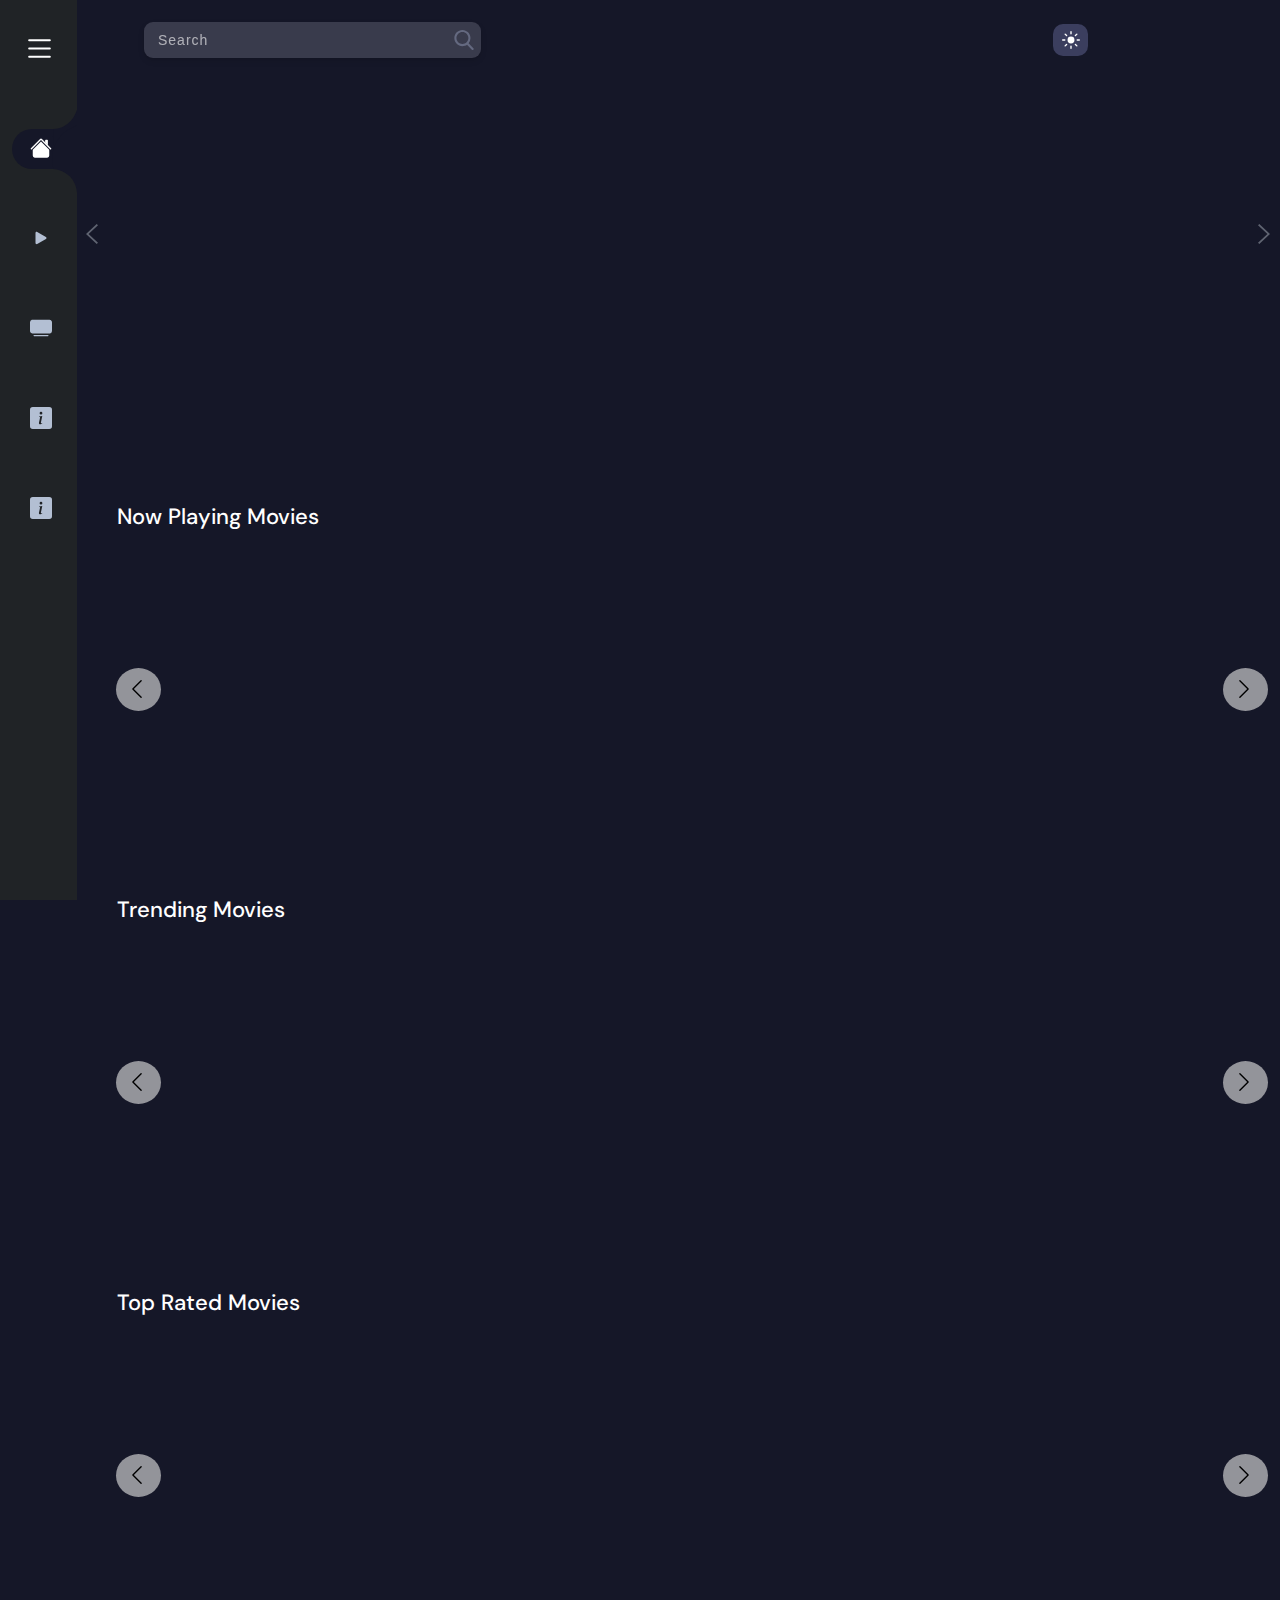
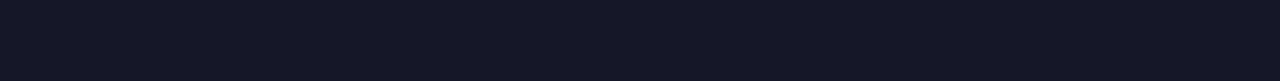
<file: index.html>
<!DOCTYPE html>
<html lang="en">

<head>
    <meta charset="UTF-8" />
    <meta http-equiv="X-UA-Compatible" content="IE=edge" />
    <meta name="viewport" content="width=device-width, initial-scale=1.0" />
    <link rel="icon" type="image/png" sizes="32x32" href="./resources/D moviesand tv show.png" />
    <title>Home | MovieMatrix</title>
    <meta name="fl-verify" content="dedcf2e26533b422a0f9394b8a10ef49">
    <link rel="preconnect" href="https://fonts.googleapis.com" />
    <link rel="preconnect" href="https://fonts.gstatic.com" crossorigin />
    <link href="https://fonts.googleapis.com/css2?family=DM+Sans:wght@400;500;700&display=swap" rel="stylesheet" />
    <link rel="preconnect" href="https://fonts.googleapis.com" />
    <link rel="preconnect" href="https://fonts.gstatic.com" crossorigin />
    <link href="https://fonts.googleapis.com/css2?family=Kumbh+Sans:wght@400;500;600;700&display=swap"
        rel="stylesheet" />
    <link
        href="https://fonts.googleapis.com/css2?family=Fraunces:opsz,wght@9..144,700;9..144,900&family=Pacifico&display=swap"
        rel="stylesheet">
    <link rel="stylesheet" href="./style.css" />
</head>

<body class="body">

    <main class="main">


        <div class="overlay"></div>
        <div class="overlay_side_navabar"></div>
        <div class="sidenav_container">
            <nav class="sidenav">

                <svg xmlns="http://www.w3.org/2000/svg" width="18" height="18" fill="#ffff"
                    class="arrow_left bi-arrow-left" viewBox="0 0 16 16">
                    <path fill-rule="evenodd"
                        d="M15 8a.5.5 0 0 0-.5-.5H2.707l3.147-3.146a.5.5 0 1 0-.708-.708l-4 4a.5.5 0 0 0 0 .708l4 4a.5.5 0 0 0 .708-.708L2.707 8.5H14.5A.5.5 0 0 0 15 8z" />
                </svg>
                <h3 class="title">MovieMatrix</h3>
                <svg xmlns="http://www.w3.org/2000/svg" width="33" height="33" fill="currentColor"
                    class="hamburger bi-list" viewBox="0 0 16 16">
                    <path class="pathh pathhphone" fill-rule="evenodd"
                        d="M2.5 12a.5.5 0 0 1 .5-.5h10a.5.5 0 0 1 0 1H3a.5.5 0 0 1-.5-.5zm0-4a.5.5 0 0 1 .5-.5h10a.5.5 0 0 1 0 1H3a.5.5 0 0 1-.5-.5zm0-4a.5.5 0 0 1 .5-.5h10a.5.5 0 0 1 0 1H3a.5.5 0 0 1-.5-.5z" />
                </svg>
                <div class="menu">
                    <h4 class="menu_title">Menu</h4>
                    <ul class="menu_ul">
                        <li class="home">
                            <a class="sidenavlinks" href="./index.html"><svg xmlns="http://www.w3.org/2000/svg"
                                    width="22" height="22" fill="currentColor" class="bi bi-house-fill"
                                    viewBox="0 0 16 16">
                                    <path class="path" fill-rule="evenodd"
                                        d="m8 3.293 6 6V13.5a1.5 1.5 0 0 1-1.5 1.5h-9A1.5 1.5 0 0 1 2 13.5V9.293l6-6zm5-.793V6l-2-2V2.5a.5.5 0 0 1 .5-.5h1a.5.5 0 0 1 .5.5z" />
                                    <path class="path" fill-rule="evenodd"
                                        d="M7.293 1.5a1 1 0 0 1 1.414 0l6.647 6.646a.5.5 0 0 1-.708.708L8 2.207 1.354 8.854a.5.5 0 1 1-.708-.708L7.293 1.5z" />
                                </svg><span class="Home_title title_span">Home</span></a>
                        </li>
                        <li class="movie">
                            <a class="sidenavlinks" href="./moviesGenre.html">
                                <svg xmlns="http://www.w3.org/2000/svg" width="22" height="22" fill="currentColor"
                                    class="bi bi-play-fill" viewBox="0 0 16 16">
                                    <path class="path"
                                        d="m11.596 8.697-6.363 3.692c-.54.313-1.233-.066-1.233-.697V4.308c0-.63.692-1.01 1.233-.696l6.363 3.692a.802.802 0 0 1 0 1.393z" />
                                </svg>
                                <span class="movie_name title_span">Movies</span></a>
                        </li>
                        <li class="tv_shows">
                            <a class="sidenavlinks" href="./tvShows.html">
                                <svg xmlns="http://www.w3.org/2000/svg" width="22" height="22" fill="currentColor"
                                    class="bi bi-tv-fill" viewBox="0 0 16 16">
                                    <path class="path"
                                        d="M2.5 13.5A.5.5 0 0 1 3 13h10a.5.5 0 0 1 0 1H3a.5.5 0 0 1-.5-.5zM2 2h12s2 0 2 2v6s0 2-2 2H2s-2 0-2-2V4s0-2 2-2z" />
                                </svg>
                                <span class="tv_shows_title title_span">Shows</span></a>
                        </li>
                        <li class="settings">
                            <a class="sidenavlinks" href="./About.html">
                                <svg xmlns="http://www.w3.org/2000/svg" width="22" height="22" fill="currentColor"
                                    class="bi bi-info-square-fill" viewBox="0 0 16 16">
                                    <path class="path"
                                        d="M0 2a2 2 0 0 1 2-2h12a2 2 0 0 1 2 2v12a2 2 0 0 1-2 2H2a2 2 0 0 1-2-2V2zm8.93 4.588-2.29.287-.082.38.45.083c.294.07.352.176.288.469l-.738 3.468c-.194.897.105 1.319.808 1.319.545 0 1.178-.252 1.465-.598l.088-.416c-.2.176-.492.246-.686.246-.275 0-.375-.193-.304-.533L8.93 6.588zM8 5.5a1 1 0 1 0 0-2 1 1 0 0 0 0 2z" />
                                </svg><span class="settings_title title_span">About</span></a>
                        </li>
                        <li class="login">
                            <a class="sidenavlinks" href="./Login.html">
                                <svg xmlns="http://www.w3.org/2000/svg" width="22" height="22" fill="currentColor"
                                    class="log-in-outline" viewBox="0 0 16 16">
                                    <path class="path"
                                        d="M0 2a2 2 0 0 1 2-2h12a2 2 0 0 1 2 2v12a2 2 0 0 1-2 2H2a2 2 0 0 1-2-2V2zm8.93 4.588-2.29.287-.082.38.45.083c.294.07.352.176.288.469l-.738 3.468c-.194.897.105 1.319.808 1.319.545 0 1.178-.252 1.465-.598l.088-.416c-.2.176-.492.246-.686.246-.275 0-.375-.193-.304-.533L8.93 6.588zM8 5.5a1 1 0 1 0 0-2 1 1 0 0 0 0 2z" />
                                </svg><span class="settings_title title_span">Login</span></a>
                        </li>
                    </ul>
                </div>
            </nav>
        </div>
        <section class="section_one">
            <div class="nav_paremt_conatainer">
                <nav class="navContainer">
                    <svg xmlns="http://www.w3.org/2000/svg" width="33" height="33" fill="currentColor"
                        class="hamburger hamburgerphone bi-list" viewBox="0 0 16 16">
                        <path class="pathh" fill-rule="evenodd"
                            d="M2.5 12a.5.5 0 0 1 .5-.5h10a.5.5 0 0 1 0 1H3a.5.5 0 0 1-.5-.5zm0-4a.5.5 0 0 1 .5-.5h10a.5.5 0 0 1 0 1H3a.5.5 0 0 1-.5-.5zm0-4a.5.5 0 0 1 .5-.5h10a.5.5 0 0 1 0 1H3a.5.5 0 0 1-.5-.5z" />
                    </svg>
                    <input class="search" type="text" placeholder="Search " />
                    <div class="light_darkmode" data-theme="black"></div>
                </nav>
            </div>
            <section class="section_two">
                <!-- <h3 class="home_header">Home</h3> -->
                <div class="Home_header_container">

                    <div class="trending_container">
                        <div class="Trending_arrow_container">
                            <?xml version="1.0" ?>
                            <!DOCTYPE svg
                                PUBLIC '-//W3C//DTD SVG 1.1//EN' 'http://www.w3.org/Graphics/SVG/1.1/DTD/svg11.dtd'><svg
                                class="trending_arrow trending_left_btn" height="512px" id="Layer_1"
                                style="enable-background:new 0 0 512 512;" version="1.1" viewBox="0 0 512 512"
                                xml:space="preserve" xmlns="http://www.w3.org/2000/svg"
                                xmlns:xlink="http://www.w3.org/1999/xlink">
                                <polygon points="352,115.4 331.3,96 160,256 331.3,416 352,396.7 201.5,256 " />
                            </svg>
                            <?xml version="1.0" ?>
                            <!DOCTYPE svg
                                PUBLIC '-//W3C//DTD SVG 1.1//EN' 'http://www.w3.org/Graphics/SVG/1.1/DTD/svg11.dtd'><svg
                                class="trending_arrow trending_right_btn" height="512px" id="Layer_1"
                                style="enable-background:new 0 0 512 512;" version="1.1" viewBox="0 0 512 512"
                                xml:space="preserve" xmlns="http://www.w3.org/2000/svg"
                                xmlns:xlink="http://www.w3.org/1999/xlink">
                                <polygon points="160,115.4 180.7,96 352,256 180.7,416 160,396.7 310.5,256 " />
                            </svg>

                        </div>

                        <div class="trending_poster trending_div_container">

                        </div>
                    </div>

                </div>
                <section class="Now_playing_movies_container Now_playing_movies_container_trend" id="nowplaying">
                    <h4 class="Now_playing_movies_container_title">
                        Now Playing Movies
                    </h4>

                    <svg xmlns="http://www.w3.org/2000/svg" width="16" height="16" fill="currentColor"
                        class="leftarrow arrowbtn bi-chevron-left" viewBox="0 0 16 16">
                        <path fill-rule="evenodd"
                            d="M11.354 1.646a.5.5 0 0 1 0 .708L5.707 8l5.647 5.646a.5.5 0 0 1-.708.708l-6-6a.5.5 0 0 1 0-.708l6-6a.5.5 0 0 1 .708 0z" />
                    </svg>
                    <svg xmlns="http://www.w3.org/2000/svg" width="16" height="16" fill="currentColor"
                        class="rightarrow rightarrowindex arrowbtn bi-chevron-right" viewBox="0 0 16 16">
                        <path fill-rule="evenodd"
                            d="M4.646 1.646a.5.5 0 0 1 .708 0l6 6a.5.5 0 0 1 0 .708l-6 6a.5.5 0 0 1-.708-.708L10.293 8 4.646 2.354a.5.5 0 0 1 0-.708z" />
                    </svg>
                    <div class="Now_playing_movies_div"></div>
                </section>
                <section class="Now_playing_movies_container" id="Trendingmovies">
                    <h4 class="Now_playing_movies_container_title">Trending Movies</h4>

                    <svg xmlns="http://www.w3.org/2000/svg" width="16" height="16" fill="currentColor"
                        class="leftarrow arrowbtn bi-chevron-left" viewBox="0 0 16 16">
                        <path fill-rule="evenodd"
                            d="M11.354 1.646a.5.5 0 0 1 0 .708L5.707 8l5.647 5.646a.5.5 0 0 1-.708.708l-6-6a.5.5 0 0 1 0-.708l6-6a.5.5 0 0 1 .708 0z" />
                    </svg>
                    <svg xmlns="http://www.w3.org/2000/svg" width="16" height="16" fill="currentColor"
                        class="rightarrow rightarrowindex arrowbtn bi-chevron-right" viewBox="0 0 16 16">
                        <path fill-rule="evenodd"
                            d="M4.646 1.646a.5.5 0 0 1 .708 0l6 6a.5.5 0 0 1 0 .708l-6 6a.5.5 0 0 1-.708-.708L10.293 8 4.646 2.354a.5.5 0 0 1 0-.708z" />
                    </svg>
                    <div class="current_popular_movies_div"></div>
                </section>
                <section class="Now_playing_movies_container" id="toprated">
                    <h4 class="Now_playing_movies_container_title">Top Rated Movies</h4>

                    <svg xmlns="http://www.w3.org/2000/svg" width="16" height="16" fill="currentColor"
                        class="leftarrow arrowbtn bi-chevron-left" viewBox="0 0 16 16">
                        <path fill-rule="evenodd"
                            d="M11.354 1.646a.5.5 0 0 1 0 .708L5.707 8l5.647 5.646a.5.5 0 0 1-.708.708l-6-6a.5.5 0 0 1 0-.708l6-6a.5.5 0 0 1 .708 0z" />
                    </svg>
                    <svg xmlns="http://www.w3.org/2000/svg" width="16" height="16" fill="currentColor"
                        class="rightarrow rightarrowindex arrowbtn bi-chevron-right" viewBox="0 0 16 16">
                        <path fill-rule="evenodd"
                            d="M4.646 1.646a.5.5 0 0 1 .708 0l6 6a.5.5 0 0 1 0 .708l-6 6a.5.5 0 0 1-.708-.708L10.293 8 4.646 2.354a.5.5 0 0 1 0-.708z" />
                    </svg>
                    <div class="Top_rated_movies_div"></div>
                </section>
            </section>
        </section>
    </main>

    <script src="./scriptl.js"></script>
    
</body>

</html>
</file>
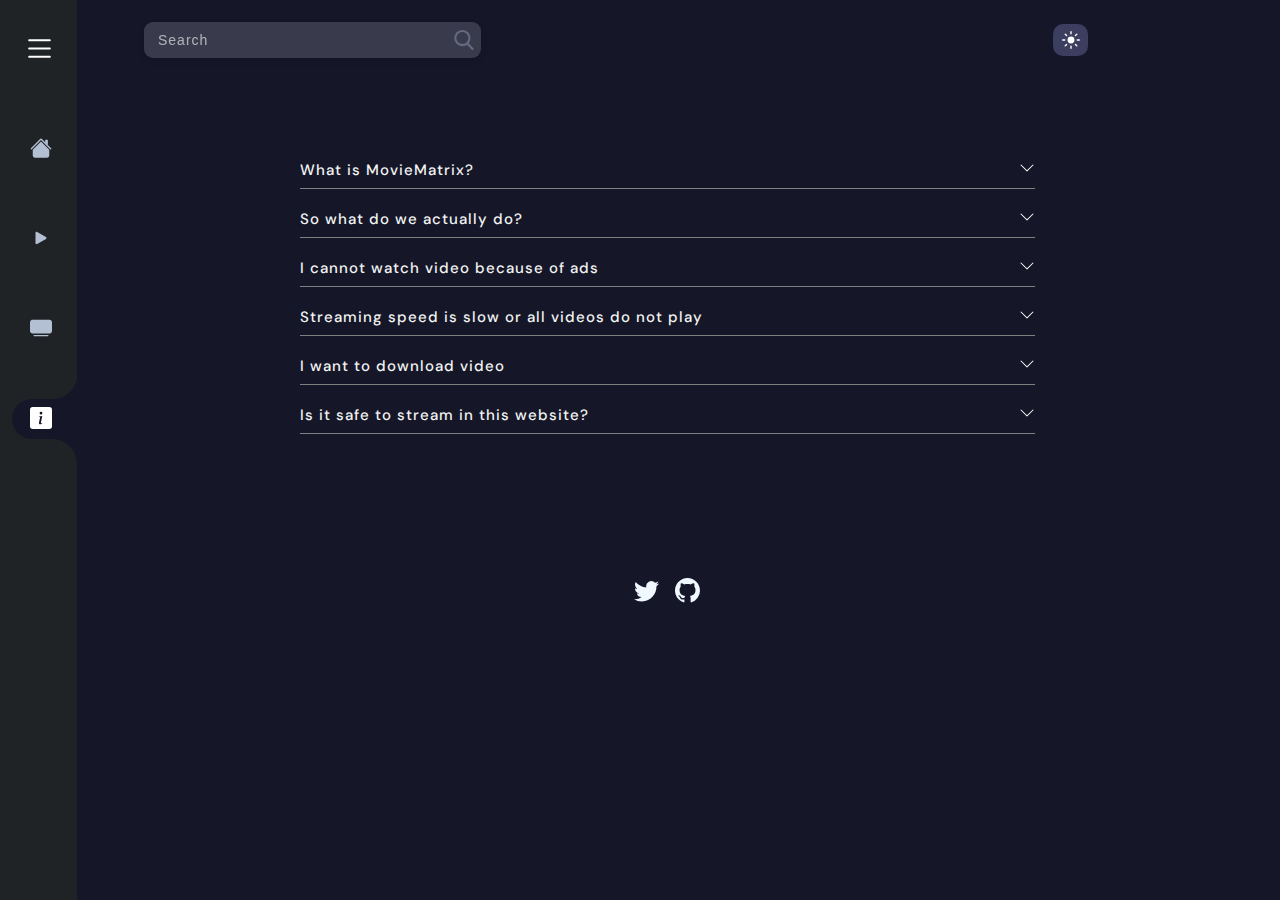
<file: About.html>
<!DOCTYPE html>
<html lang="en">

<head>
    <meta charset="UTF-8" />
    <meta http-equiv="X-UA-Compatible" content="IE=edge" />
    <meta name="viewport" content="width=device-width, initial-scale=1.0" />
    <link rel="icon" type="image/png" sizes="32x32" href="./resources/D moviesand tv show.png">
    <title>Home | MovieMatrix </title>
    <link rel="preconnect" href="https://fonts.googleapis.com" />
    <link rel="preconnect" href="https://fonts.gstatic.com" crossorigin />
    <link href="https://fonts.googleapis.com/css2?family=DM+Sans:wght@400;500;700&display=swap" rel="stylesheet" />
    <link rel="preconnect" href="https://fonts.googleapis.com" />
    <link rel="preconnect" href="https://fonts.gstatic.com" crossorigin />
    <link href="https://fonts.googleapis.com/css2?family=Kumbh+Sans:wght@400;500;600;700&display=swap"
        rel="stylesheet" />
    <link rel="stylesheet" href="./style.css" />
</head>

<body class="body">
    <main class="main">
        <section class="alertMsg">
            <h2 class="alertMsg_header">TV shows added</h2>
            <p class="alertMsg_para">Search now includes movies and tv shows.
                More updates coming soon !!! <br> stay tuned Thank You!😊</p>
            <button class="okaybtn">Okay</button>
        </section>
        <div class="overlay"></div>
        <div class="overlay_side_navabar"></div>
        <div class="sidenav_container">
            <nav class="sidenav">
                <svg xmlns="http://www.w3.org/2000/svg" width="18" height="18" fill="#ffff"
                    class="arrow_left bi-arrow-left" viewBox="0 0 16 16">
                    <path fill-rule="evenodd"
                        d="M15 8a.5.5 0 0 0-.5-.5H2.707l3.147-3.146a.5.5 0 1 0-.708-.708l-4 4a.5.5 0 0 0 0 .708l4 4a.5.5 0 0 0 .708-.708L2.707 8.5H14.5A.5.5 0 0 0 15 8z" />
                </svg>
                <h3 class="title">MovieMatrix</h3>
                <svg xmlns="http://www.w3.org/2000/svg" width="33" height="33" fill="currentColor"
                    class="hamburger bi-list" viewBox="0 0 16 16">
                    <path class="pathh pathhphone" fill-rule="evenodd"
                        d="M2.5 12a.5.5 0 0 1 .5-.5h10a.5.5 0 0 1 0 1H3a.5.5 0 0 1-.5-.5zm0-4a.5.5 0 0 1 .5-.5h10a.5.5 0 0 1 0 1H3a.5.5 0 0 1-.5-.5zm0-4a.5.5 0 0 1 .5-.5h10a.5.5 0 0 1 0 1H3a.5.5 0 0 1-.5-.5z" />
                </svg>
                <div class="menu">
                    <h4 class="menu_title">Menu</h4>
                    <ul class="menu_ul">
                        <li class="home">
                            <a class="sidenavlinks" href="./index.html"><svg xmlns="http://www.w3.org/2000/svg"
                                    width="22" height="22" fill="currentColor" class="bi bi-house-fill"
                                    viewBox="0 0 16 16">
                                    <path class="path" fill-rule="evenodd"
                                        d="m8 3.293 6 6V13.5a1.5 1.5 0 0 1-1.5 1.5h-9A1.5 1.5 0 0 1 2 13.5V9.293l6-6zm5-.793V6l-2-2V2.5a.5.5 0 0 1 .5-.5h1a.5.5 0 0 1 .5.5z" />
                                    <path class="path" fill-rule="evenodd"
                                        d="M7.293 1.5a1 1 0 0 1 1.414 0l6.647 6.646a.5.5 0 0 1-.708.708L8 2.207 1.354 8.854a.5.5 0 1 1-.708-.708L7.293 1.5z" />
                                </svg><span class="Home_title title_span">Home</span></a>
                        </li>
                        <li class="movie">
                            <a class="sidenavlinks" href="./moviesGenre.html">
                                <svg xmlns="http://www.w3.org/2000/svg" width="22" height="22" fill="currentColor"
                                    class="bi bi-play-fill" viewBox="0 0 16 16">
                                    <path class="path"
                                        d="m11.596 8.697-6.363 3.692c-.54.313-1.233-.066-1.233-.697V4.308c0-.63.692-1.01 1.233-.696l6.363 3.692a.802.802 0 0 1 0 1.393z" />
                                </svg>
                                <span class="movie_name title_span">Movies</span></a>
                        </li>
                        <li class="tv_shows">
                            <a class="sidenavlinks" href="./tvShows.html">
                                <svg xmlns="http://www.w3.org/2000/svg" width="22" height="22" fill="currentColor"
                                    class="bi bi-tv-fill" viewBox="0 0 16 16">
                                    <path class="path"
                                        d="M2.5 13.5A.5.5 0 0 1 3 13h10a.5.5 0 0 1 0 1H3a.5.5 0 0 1-.5-.5zM2 2h12s2 0 2 2v6s0 2-2 2H2s-2 0-2-2V4s0-2 2-2z" />
                                </svg>
                                <span class="tv_shows_title title_span">Shows</span></a>
                        </li>
                        <li class="settings">
                            <a class="sidenavlinks" href="./About.html">
                                <svg xmlns="http://www.w3.org/2000/svg" width="22" height="22" fill="currentColor"
                                    class="bi bi-info-square-fill" viewBox="0 0 16 16">
                                    <path class="path"
                                        d="M0 2a2 2 0 0 1 2-2h12a2 2 0 0 1 2 2v12a2 2 0 0 1-2 2H2a2 2 0 0 1-2-2V2zm8.93 4.588-2.29.287-.082.38.45.083c.294.07.352.176.288.469l-.738 3.468c-.194.897.105 1.319.808 1.319.545 0 1.178-.252 1.465-.598l.088-.416c-.2.176-.492.246-.686.246-.275 0-.375-.193-.304-.533L8.93 6.588zM8 5.5a1 1 0 1 0 0-2 1 1 0 0 0 0 2z" />
                                </svg><span class="settings_title title_span">About</span></a>
                        </li>
                    </ul>
                </div>
            </nav>
        </div>
        <section class="section_one">
            <div class="nav_paremt_conatainer">
                <nav class="navContainer">
                    <svg xmlns="http://www.w3.org/2000/svg" width="33" height="33" fill="currentColor"
                        class="hamburger hamburgerphone bi-list" viewBox="0 0 16 16">
                        <path class="pathh" fill-rule="evenodd"
                            d="M2.5 12a.5.5 0 0 1 .5-.5h10a.5.5 0 0 1 0 1H3a.5.5 0 0 1-.5-.5zm0-4a.5.5 0 0 1 .5-.5h10a.5.5 0 0 1 0 1H3a.5.5 0 0 1-.5-.5zm0-4a.5.5 0 0 1 .5-.5h10a.5.5 0 0 1 0 1H3a.5.5 0 0 1-.5-.5z" />
                    </svg>
                    <input class="search" type="text" placeholder="Search " />
                    <div class="light_darkmode" data-theme="black"></div>
                </nav>
            </div>
            <section class="section_two about_section_two">
                <section class="about_container">
                    <div class="card">
                        <div class="header_card">
                            <h3>What is MovieMatrix?</h3><span><svg xmlns="http://www.w3.org/2000/svg" width="16"
                                    height="16" fill="white" class="bi bi-chevron-down" viewBox="0 0 16 16">
                                    <path class="about_arrow" fill-rule="evenodd"
                                        d="M1.646 4.646a.5.5 0 0 1 .708 0L8 10.293l5.646-5.647a.5.5 0 0 1 .708.708l-6 6a.5.5 0 0 1-.708 0l-6-6a.5.5 0 0 1 0-.708z" />
                                </svg></span>
                        </div>
                        <blockquote>Just like every other website, this website is also a streaming site that helps to
                            easily access
                            all the TV shows and movies we wanted, without spending hours searching for them.
                        </blockquote>
                    </div>


                    <div class="card">
                        <div class="header_card">
                            <h3>So what do we actually do?</h3><span><svg xmlns="http://www.w3.org/2000/svg" width="16"
                                    height="16" fill="white" class="bi bi-chevron-down" viewBox="0 0 16 16">
                                    <path class="about_arrow" fill-rule="evenodd"
                                        d="M1.646 4.646a.5.5 0 0 1 .708 0L8 10.293l5.646-5.647a.5.5 0 0 1 .708.708l-6 6a.5.5 0 0 1-.708 0l-6-6a.5.5 0 0 1 0-.708z" />
                                </svg></span>
                        </div>
                        <blockquote>Well, let me tell you what we don’t do: we definitely don’t illegally host our
                            files. We do not store any copyright-protected content on our website. Any linked content is
                            stored only in third-party
                            websites. This is a promotional website only. All files placed here are for
                            introducing purpose. We highly ENCOURAGE users to BUY the CDs or DVDs of the movie or the
                            music they like.
                        </blockquote>
                    </div>


                    <div class="card">
                        <div class="header_card">
                            <h3> I cannot watch video because of ads</h3><span><svg xmlns="http://www.w3.org/2000/svg"
                                    width="16" height="16" fill="white" class="bi bi-chevron-down" viewBox="0 0 16 16">
                                    <path class="about_arrow" fill-rule="evenodd"
                                        d="M1.646 4.646a.5.5 0 0 1 .708 0L8 10.293l5.646-5.647a.5.5 0 0 1 .708.708l-6 6a.5.5 0 0 1-.708 0l-6-6a.5.5 0 0 1 0-.708z" />
                                </svg></span>
                        </div>
                        <blockquote>We are very sorry that we can't help you with that. We have no control in the ads
                            being served. Don't download anything in the popups. If you don't want to be annoyed. We
                            highly recommend subscribing to a legal streaming service that you can afford.
                        </blockquote>
                    </div>

                    <div class="card">
                        <div class="header_card">
                            <h3>Streaming speed is slow or all videos do not play</h3><span><svg
                                    xmlns="http://www.w3.org/2000/svg" width="16" height="16" fill="white"
                                    class="bi bi-chevron-down" viewBox="0 0 16 16">
                                    <path class="about_arrow" fill-rule="evenodd"
                                        d="M1.646 4.646a.5.5 0 0 1 .708 0L8 10.293l5.646-5.647a.5.5 0 0 1 .708.708l-6 6a.5.5 0 0 1-.708 0l-6-6a.5.5 0 0 1 0-.708z" />
                                </svg></span>
                        </div>
                        <blockquote>When you go on the page with the episode, in 99% of the cases there is a video
                            player. What you have to do is click the Play button, of course. If it does not work (Don’t
                            be judgmental! Everybody makes mistakes!), just click on the Servers you see on the top left
                            of your device. You will get a list of servers [Vidcloud, Hydrax etc.] Try choosing
                            different server, it will definitely solve the problem.
                        </blockquote>
                    </div>
                    <div class="card">
                        <div class="header_card">
                            <h3> I want to download video</h3><span><svg xmlns="http://www.w3.org/2000/svg" width="16"
                                    height="16" fill="white" class="bi bi-chevron-down" viewBox="0 0 16 16">
                                    <path class="about_arrow" fill-rule="evenodd"
                                        d="M1.646 4.646a.5.5 0 0 1 .708 0L8 10.293l5.646-5.647a.5.5 0 0 1 .708.708l-6 6a.5.5 0 0 1-.708 0l-6-6a.5.5 0 0 1 0-.708z" />
                                </svg></span>
                        </div>
                        <blockquote>Since we don't store any files, so we don't have any download feature here. All
                            files found on this site have been collected from various sources across the web and are
                            believed to be in the public domain.
                        </blockquote>
                    </div>
                    <div class="card">
                        <div class="header_card">
                            <h3>Is it safe to stream in this website?</h3><span><svg xmlns="http://www.w3.org/2000/svg"
                                    width="16" height="16" fill="white" class="bi bi-chevron-down" viewBox="0 0 16 16">
                                    <path class="about_arrow" fill-rule="evenodd"
                                        d="M1.646 4.646a.5.5 0 0 1 .708 0L8 10.293l5.646-5.647a.5.5 0 0 1 .708.708l-6 6a.5.5 0 0 1-.708 0l-6-6a.5.5 0 0 1 0-.708z" />
                                </svg></span>
                        </div>
                        <blockquote>This website is undoubtedly safer to stream, however downloading, uploading is
                            illegal. You will not get into any trouble while using our website. It's highly not
                            recommended to download the files and share them to the public, It might get you in trouble.
                        </blockquote>
                    </div>
                </section>
                <section class="contactUs">

                    <a href="https://x.com/singh_amri98158" target="_blank"><svg xmlns="http://www.w3.org/2000/svg"
                            width="25" height="25" fill="currentColor" class="aboutSvg bi-twitter" viewBox="0 0 16 16">
                            <path
                                d="M5.026 15c6.038 0 9.341-5.003 9.341-9.334 0-.14 0-.282-.006-.422A6.685 6.685 0 0 0 16 3.542a6.658 6.658 0 0 1-1.889.518 3.301 3.301 0 0 0 1.447-1.817 6.533 6.533 0 0 1-2.087.793A3.286 3.286 0 0 0 7.875 6.03a9.325 9.325 0 0 1-6.767-3.429 3.289 3.289 0 0 0 1.018 4.382A3.323 3.323 0 0 1 .64 6.575v.045a3.288 3.288 0 0 0 2.632 3.218 3.203 3.203 0 0 1-.865.115 3.23 3.23 0 0 1-.614-.057 3.283 3.283 0 0 0 3.067 2.277A6.588 6.588 0 0 1 .78 13.58a6.32 6.32 0 0 1-.78-.045A9.344 9.344 0 0 0 5.026 15z" />
                        </svg></a>
                    <a href="https://github.com/Amritthukral" target="_blank"><svg xmlns="http://www.w3.org/2000/svg"
                            width="25" height="25" fill="currentColor" class="aboutSvg bi-github" viewBox="0 0 16 16">
                            <path
                                d="M8 0C3.58 0 0 3.58 0 8c0 3.54 2.29 6.53 5.47 7.59.4.07.55-.17.55-.38 0-.19-.01-.82-.01-1.49-2.01.37-2.53-.49-2.69-.94-.09-.23-.48-.94-.82-1.13-.28-.15-.68-.52-.01-.53.63-.01 1.08.58 1.23.82.72 1.21 1.87.87 2.33.66.07-.52.28-.87.51-1.07-1.78-.2-3.64-.89-3.64-3.95 0-.87.31-1.59.82-2.15-.08-.2-.36-1.02.08-2.12 0 0 .67-.21 2.2.82.64-.18 1.32-.27 2-.27.68 0 1.36.09 2 .27 1.53-1.04 2.2-.82 2.2-.82.44 1.1.16 1.92.08 2.12.51.56.82 1.27.82 2.15 0 3.07-1.87 3.75-3.65 3.95.29.25.54.73.54 1.48 0 1.07-.01 1.93-.01 2.2 0 .21.15.46.55.38A8.012 8.012 0 0 0 16 8c0-4.42-3.58-8-8-8z" />
                        </svg></a>
                </section>
            </section>
        </section>

        </section>

    </main>
    <script src="./About.js"></script>
</body>

</html>
</file>
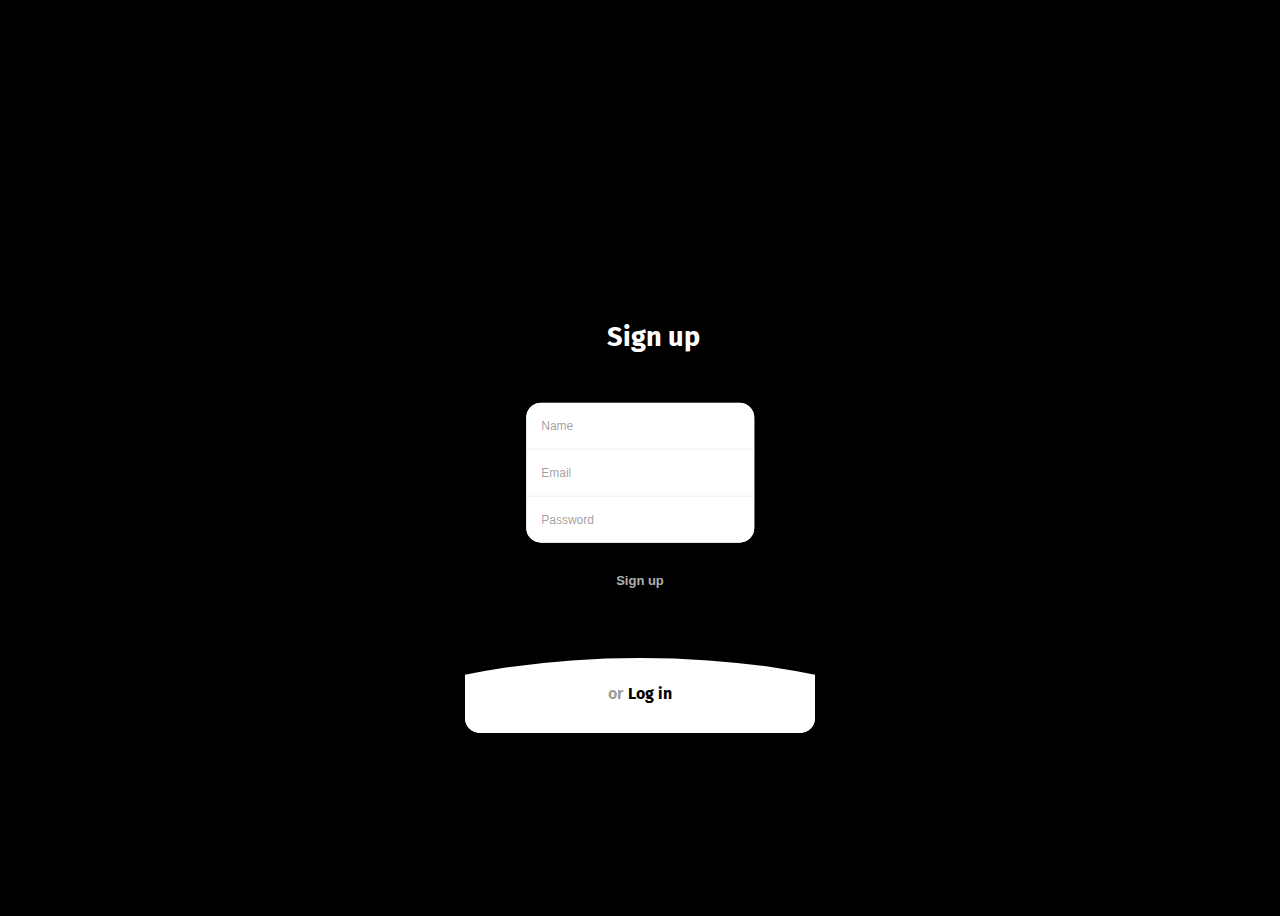
<file: Login.html>
<!DOCTYPE html>
<html lang="en">
<head>
    <meta charset="UTF-8">
    <meta name="viewport" content="width=device-width, initial-scale=1.0">
    <title>Document</title>
    <link rel="stylesheet" href="./login.css">
    <style>
        .form-structor{
            background-color: black;
        }
    </style>
</head>
<body>
    <div class="form-structor">
        <div class="signup">
            <h2 class="form-title" id="signup"><span>or</span>Sign up</h2>
            <div class="form-holder">
                <input type="text" id="signupName" class="input" placeholder="Name" />
                <input type="email" id="signupEmail" class="input" placeholder="Email" />
                <input type="password" id="signupPassword" class="input" placeholder="Password" />
            </div>
            <button class="submit-btn" onclick="signup()">Sign up</button>
            <p id="signupMessage"></p>
        </div>
        <div class="login slide-up">
            <div class="center">
                <h2 class="form-title" id="login"><span>or</span>Log in</h2>
                <div class="form-holder">
                    <input type="email" id="loginEmail" class="input" placeholder="Email" />
                    <input type="password" id="loginPassword" class="input" placeholder="Password" />
                </div>
                <button class="submit-btn" onclick="login()">Log in</button>
                <p id="loginMessage"></p>
            </div>
        </div>
    </div>
    <script src="./login.js"></script>
</body>
</html>
</file>
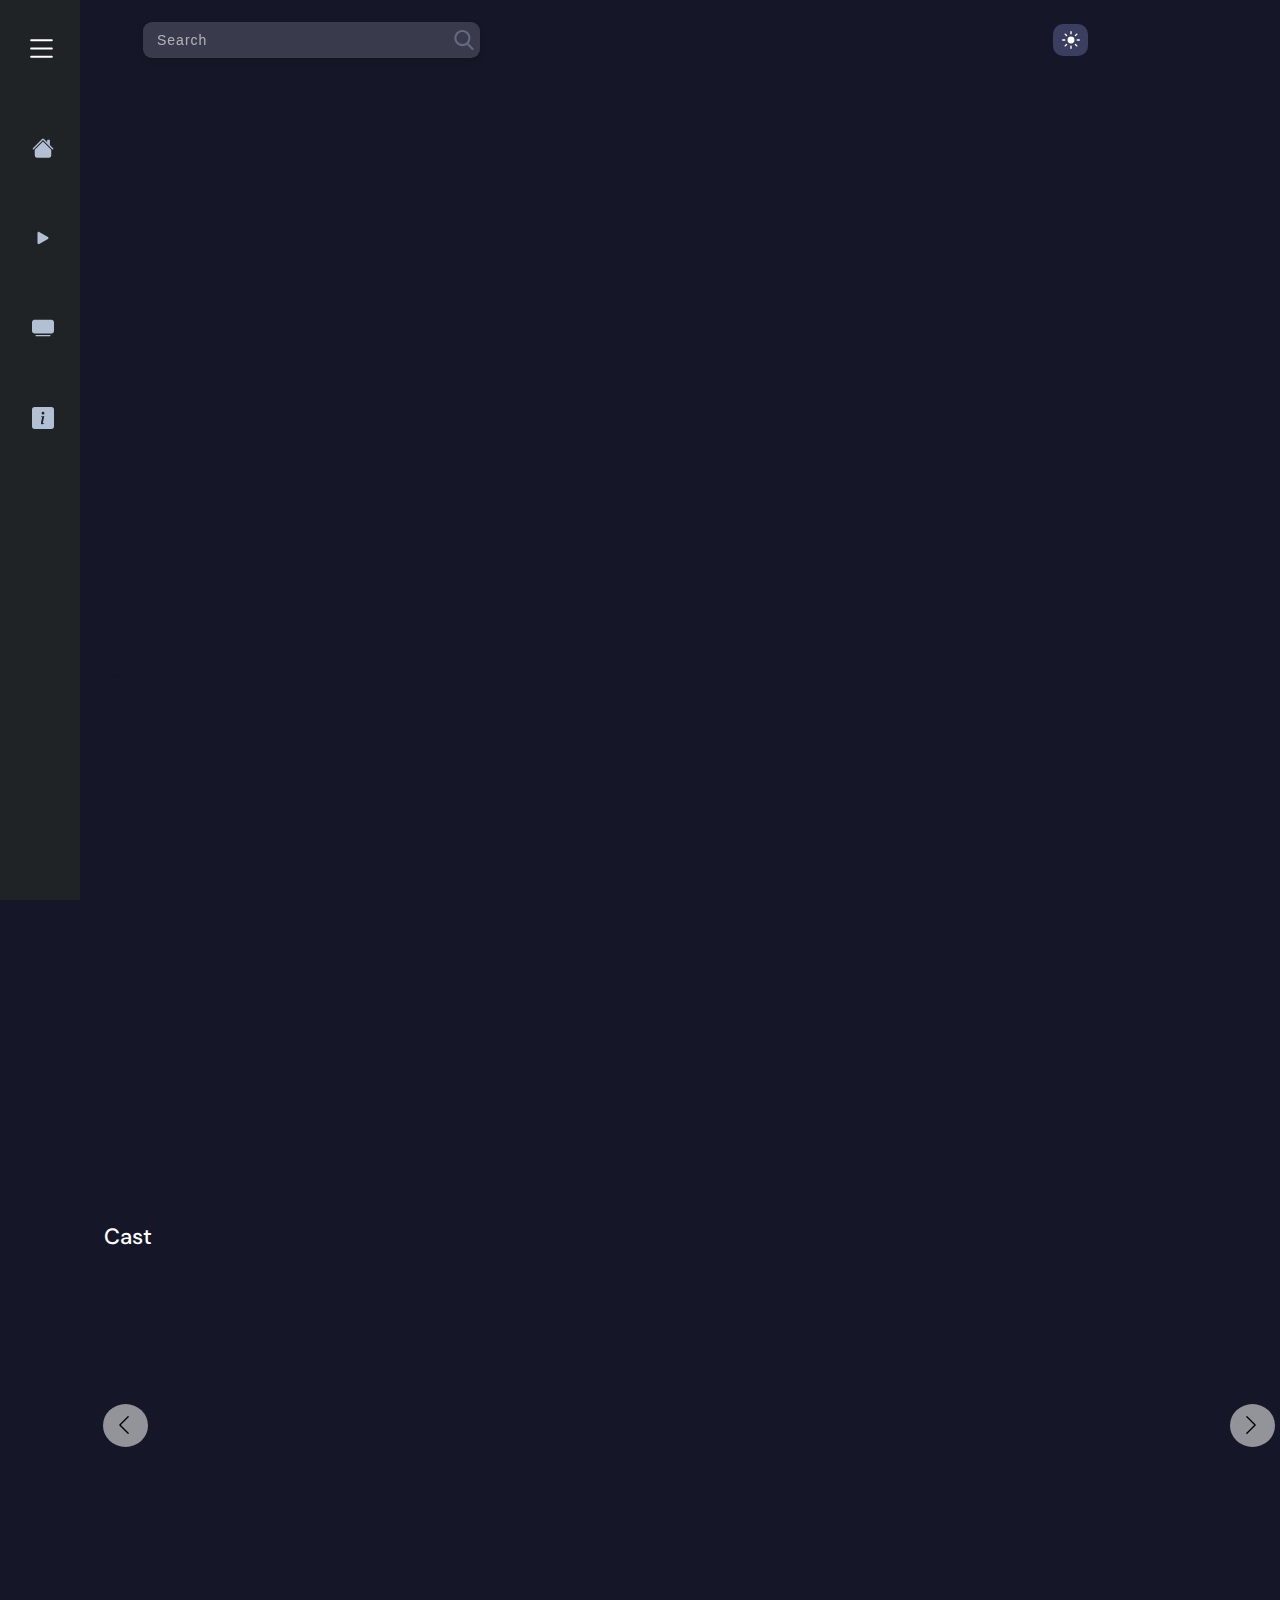
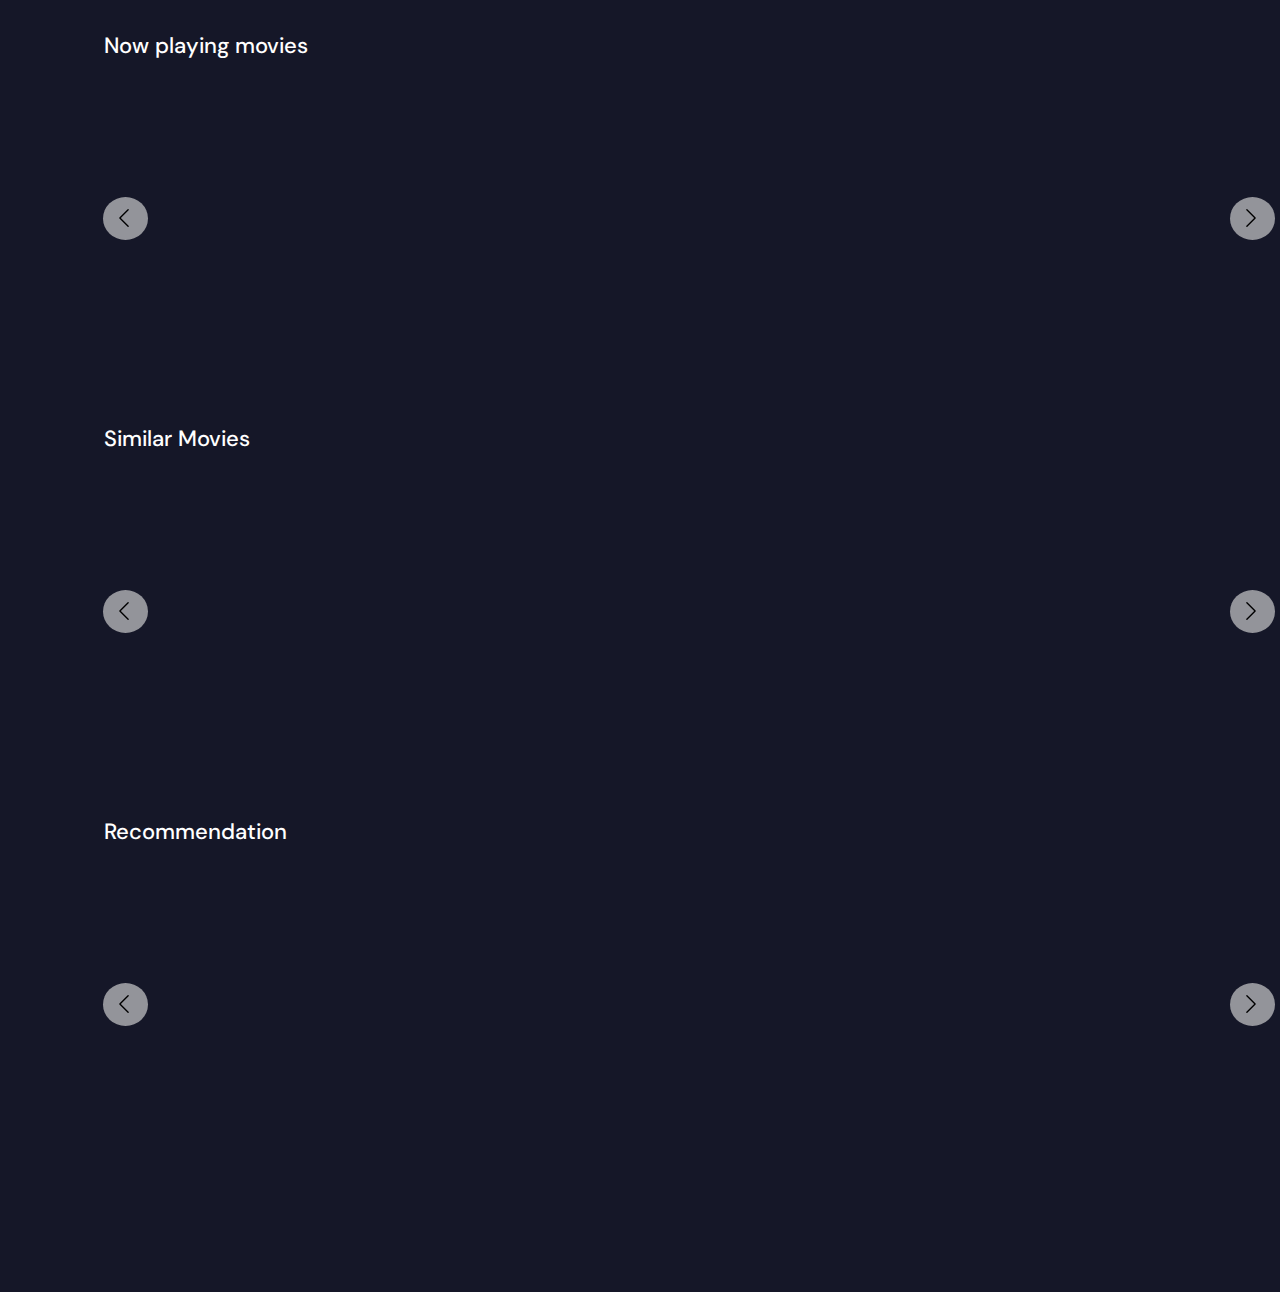
<file: movieDetail.html>
<!DOCTYPE html>
<html lang="en">

<head>
    <meta charset="UTF-8">
    <meta http-equiv="X-UA-Compatible" content="IE=edge">
    <meta name="viewport" content="width=device-width, initial-scale=1.0">
    <title>MovieMatrix</title>
    <link rel="icon" type="image/png" sizes="32x32" href="./resources/D moviesand tv show.png">
    <link rel="preconnect" href="https://fonts.googleapis.com">
    <link rel="preconnect" href="https://fonts.gstatic.com" crossorigin>
    <link href="https://fonts.googleapis.com/css2?family=DM+Sans:wght@400;500;700&display=swap" rel="stylesheet">
    <link rel="preconnect" href="https://fonts.googleapis.com">
    <link rel="preconnect" href="https://fonts.gstatic.com" crossorigin>
    <link href="https://fonts.googleapis.com/css2?family=Kumbh+Sans:wght@400;500;600;700&display=swap" rel="stylesheet">
    <link rel="stylesheet" href="./style.css">
</head>

<body class="body">

    <div class="preloader">
        <div class="wrapper">
            <div class="circle"></div>
            <div class="circle"></div>
            <div class="circle"></div>
            <div class="shadow"></div>
            <div class="shadow"></div>
            <div class="shadow"></div>
            <span>Loading</span>
        </div>


    </div>


    <main class="main">
        <div class=" overlay overlay2"></div>
        <div class="overlay_side_navabar"></div>
        <div class="sidenav_container_movieDetail">
            <div class="sidenav_child_container">
                <nav class="sidenav sidenav_2">
                    <svg xmlns="http://www.w3.org/2000/svg" width="18" height="18" fill="#ffff"
                        class="arrow_left bi-arrow-left" viewBox="0 0 16 16">
                        <path fill-rule="evenodd"
                            d="M15 8a.5.5 0 0 0-.5-.5H2.707l3.147-3.146a.5.5 0 1 0-.708-.708l-4 4a.5.5 0 0 0 0 .708l4 4a.5.5 0 0 0 .708-.708L2.707 8.5H14.5A.5.5 0 0 0 15 8z" />
                    </svg>
                    <h3 class="title">MovieMatrix</h3>
                    <svg xmlns="http://www.w3.org/2000/svg" width="33" height="33" fill="currentColor"
                        class="hamburger bi-list" viewBox="0 0 16 16">
                        <path class="pathh pathhphone" fill-rule="evenodd"
                            d="M2.5 12a.5.5 0 0 1 .5-.5h10a.5.5 0 0 1 0 1H3a.5.5 0 0 1-.5-.5zm0-4a.5.5 0 0 1 .5-.5h10a.5.5 0 0 1 0 1H3a.5.5 0 0 1-.5-.5zm0-4a.5.5 0 0 1 .5-.5h10a.5.5 0 0 1 0 1H3a.5.5 0 0 1-.5-.5z" />
                    </svg>
                    <div class="menu">
                        <h4 class="menu_title">Menu</h4>
                        <ul class="menu_ul">
                            <li class="home">
                                <a class="sidenavlinks" href="./index.html"><svg xmlns="http://www.w3.org/2000/svg"
                                        width="22" height="22" fill="currentColor" class="bi bi-house-fill"
                                        viewBox="0 0 16 16">
                                        <path class="path" fill-rule="evenodd"
                                            d="m8 3.293 6 6V13.5a1.5 1.5 0 0 1-1.5 1.5h-9A1.5 1.5 0 0 1 2 13.5V9.293l6-6zm5-.793V6l-2-2V2.5a.5.5 0 0 1 .5-.5h1a.5.5 0 0 1 .5.5z" />
                                        <path class="path" fill-rule="evenodd"
                                            d="M7.293 1.5a1 1 0 0 1 1.414 0l6.647 6.646a.5.5 0 0 1-.708.708L8 2.207 1.354 8.854a.5.5 0 1 1-.708-.708L7.293 1.5z" />
                                    </svg><span class="Home_title title_span">Home</span></a>
                            </li>
                            <li class="movie">
                                <a class="sidenavlinks" href="./moviesGenre.html">
                                    <svg xmlns="http://www.w3.org/2000/svg" width="22" height="22" fill="currentColor"
                                        class="bi bi-play-fill" viewBox="0 0 16 16">
                                        <path class="path"
                                            d="m11.596 8.697-6.363 3.692c-.54.313-1.233-.066-1.233-.697V4.308c0-.63.692-1.01 1.233-.696l6.363 3.692a.802.802 0 0 1 0 1.393z" />
                                    </svg>
                                    <span class="movie_name title_span">Movies</span></a>
                            </li>
                            <li class="tv_shows">
                                <a class="sidenavlinks" href="./tvShows.html">
                                    <svg xmlns="http://www.w3.org/2000/svg" width="22" height="22" fill="currentColor"
                                        class="bi bi-tv-fill" viewBox="0 0 16 16">
                                        <path class="path"
                                            d="M2.5 13.5A.5.5 0 0 1 3 13h10a.5.5 0 0 1 0 1H3a.5.5 0 0 1-.5-.5zM2 2h12s2 0 2 2v6s0 2-2 2H2s-2 0-2-2V4s0-2 2-2z" />
                                    </svg>
                                    <span class="tv_shows_title title_span">Shows</span></a>
                            </li>
                            <li class="settings">
                                <a class="sidenavlinks" href="./About.html">
                                    <svg xmlns="http://www.w3.org/2000/svg" width="22" height="22" fill="currentColor"
                                        class="bi bi-info-square-fill" viewBox="0 0 16 16">
                                        <path class="path"
                                            d="M0 2a2 2 0 0 1 2-2h12a2 2 0 0 1 2 2v12a2 2 0 0 1-2 2H2a2 2 0 0 1-2-2V2zm8.93 4.588-2.29.287-.082.38.45.083c.294.07.352.176.288.469l-.738 3.468c-.194.897.105 1.319.808 1.319.545 0 1.178-.252 1.465-.598l.088-.416c-.2.176-.492.246-.686.246-.275 0-.375-.193-.304-.533L8.93 6.588zM8 5.5a1 1 0 1 0 0-2 1 1 0 0 0 0 2z" />
                                    </svg><span class="settings_title title_span">About</span></a>
                            </li>
                        </ul>
                    </div>
                </nav>
            </div>
        </div>
        <section class="section_one section_one_movieDetail">
            <div class="nav_paremt_conatainer movieDetailnav_paremt_conatainer">
                <nav class="navContainer movieDetailnavContainer">
                    <svg xmlns="http://www.w3.org/2000/svg" width="33" height="33" fill="currentColor"
                        class="hamburger hamburgerphone bi-list" viewBox="0 0 16 16">
                        <path class="pathh" fill-rule="evenodd"
                            d="M2.5 12a.5.5 0 0 1 .5-.5h10a.5.5 0 0 1 0 1H3a.5.5 0 0 1-.5-.5zm0-4a.5.5 0 0 1 .5-.5h10a.5.5 0 0 1 0 1H3a.5.5 0 0 1-.5-.5zm0-4a.5.5 0 0 1 .5-.5h10a.5.5 0 0 1 0 1H3a.5.5 0 0 1-.5-.5z" />
                    </svg>
                    <input class="search" type="text" placeholder="Search ">
                    <div class="light_darkmode"></div>
                </nav>
            </div>
            <section class="section_two section_two2">
                <div class="posterbig"></div>
                <div class="poster_big">
                    <div class="gradient"></div>
                    <div class="line"></div>
                </div>
                <section class="movie_details">
                </section>
                <section class="section_story">
                </section>
                <section class="Trailer_section">
                </section>
                <section class=" Now_playing_movies_container Now_playing_movies_container_movieDetail" id="cast_con">
                    <h4 class="Now_playing_movies_container_title">Cast</h4>

                    <svg xmlns="http://www.w3.org/2000/svg" width="16" height="16" fill="currentColor"
                        class="leftarrow arrowbtn bi-chevron-left" viewBox="0 0 16 16">
                        <path fill-rule="evenodd"
                            d="M11.354 1.646a.5.5 0 0 1 0 .708L5.707 8l5.647 5.646a.5.5 0 0 1-.708.708l-6-6a.5.5 0 0 1 0-.708l6-6a.5.5 0 0 1 .708 0z" />
                    </svg>
                    <svg xmlns="http://www.w3.org/2000/svg" width="16" height="16" fill="currentColor"
                        class="rightarrow arrowbtn bi-chevron-right" viewBox="0 0 16 16">
                        <path fill-rule="evenodd"
                            d="M4.646 1.646a.5.5 0 0 1 .708 0l6 6a.5.5 0 0 1 0 .708l-6 6a.5.5 0 0 1-.708-.708L10.293 8 4.646 2.354a.5.5 0 0 1 0-.708z" />
                    </svg>
                    <div class="Casdiv">
                    </div>
                </section>
                <section class=" Now_playing_movies_container Now_playing_movies_container_movieDetail" id="nowplayin">
                    <h4 class="Now_playing_movies_container_title">Now playing movies</h4>

                    <svg xmlns="http://www.w3.org/2000/svg" width="16" height="16" fill="currentColor"
                        class="leftarrow arrowbtn bi-chevron-left" viewBox="0 0 16 16">
                        <path fill-rule="evenodd"
                            d="M11.354 1.646a.5.5 0 0 1 0 .708L5.707 8l5.647 5.646a.5.5 0 0 1-.708.708l-6-6a.5.5 0 0 1 0-.708l6-6a.5.5 0 0 1 .708 0z" />
                    </svg>
                    <svg xmlns="http://www.w3.org/2000/svg" width="16" height="16" fill="currentColor"
                        class="rightarrow arrowbtn bi-chevron-right" viewBox="0 0 16 16">
                        <path fill-rule="evenodd"
                            d="M4.646 1.646a.5.5 0 0 1 .708 0l6 6a.5.5 0 0 1 0 .708l-6 6a.5.5 0 0 1-.708-.708L10.293 8 4.646 2.354a.5.5 0 0 1 0-.708z" />
                    </svg>
                    <div class="Now_playing_movies_div Now_playing_movies_div_movieDetail">
                    </div>
                </section>
                <section
                    class=" Now_playing_movies_container Now_playing_movies_container_movieDetail similar_movies_container"
                    id="Similarovie">
                    <h4 class="Now_playing_movies_container_title">Similar Movies</h4>

                    <svg xmlns="http://www.w3.org/2000/svg" width="16" height="16" fill="currentColor"
                        class="leftarrow arrowbtn bi-chevron-left" viewBox="0 0 16 16">
                        <path fill-rule="evenodd"
                            d="M11.354 1.646a.5.5 0 0 1 0 .708L5.707 8l5.647 5.646a.5.5 0 0 1-.708.708l-6-6a.5.5 0 0 1 0-.708l6-6a.5.5 0 0 1 .708 0z" />
                    </svg>
                    <svg xmlns="http://www.w3.org/2000/svg" width="16" height="16" fill="currentColor"
                        class="rightarrow arrowbtn bi-chevron-right" viewBox="0 0 16 16">
                        <path fill-rule="evenodd"
                            d="M4.646 1.646a.5.5 0 0 1 .708 0l6 6a.5.5 0 0 1 0 .708l-6 6a.5.5 0 0 1-.708-.708L10.293 8 4.646 2.354a.5.5 0 0 1 0-.708z" />
                    </svg>
                    <div class="Now_playing_movies_div Now_playing_movies_div_movieDetail Similar_movies_div">
                    </div>
                </section>
                <section
                    class=" Now_playing_movies_container Now_playing_movies_container_movieDetail reccomendation movie"
                    id="recommenn">
                    <h4 class="Now_playing_movies_container_title">Recommendation</h4>

                    <svg xmlns="http://www.w3.org/2000/svg" width="16" height="16" fill="currentColor"
                        class="leftarrow arrowbtn bi-chevron-left" viewBox="0 0 16 16">
                        <path fill-rule="evenodd"
                            d="M11.354 1.646a.5.5 0 0 1 0 .708L5.707 8l5.647 5.646a.5.5 0 0 1-.708.708l-6-6a.5.5 0 0 1 0-.708l6-6a.5.5 0 0 1 .708 0z" />
                    </svg>
                    <svg xmlns="http://www.w3.org/2000/svg" width="16" height="16" fill="currentColor"
                        class="rightarrow arrowbtn bi-chevron-right" viewBox="0 0 16 16">
                        <path fill-rule="evenodd"
                            d="M4.646 1.646a.5.5 0 0 1 .708 0l6 6a.5.5 0 0 1 0 .708l-6 6a.5.5 0 0 1-.708-.708L10.293 8 4.646 2.354a.5.5 0 0 1 0-.708z" />
                    </svg>
                    <div class="Now_playing_movies_div Now_playing_movies_div_movieDetail recommendation_movies_div">
                    </div>
                </section>
            </section>
        </section>

    </main>
    <script src="./movieDetails.js"></script>
</body>

</html>
</file>
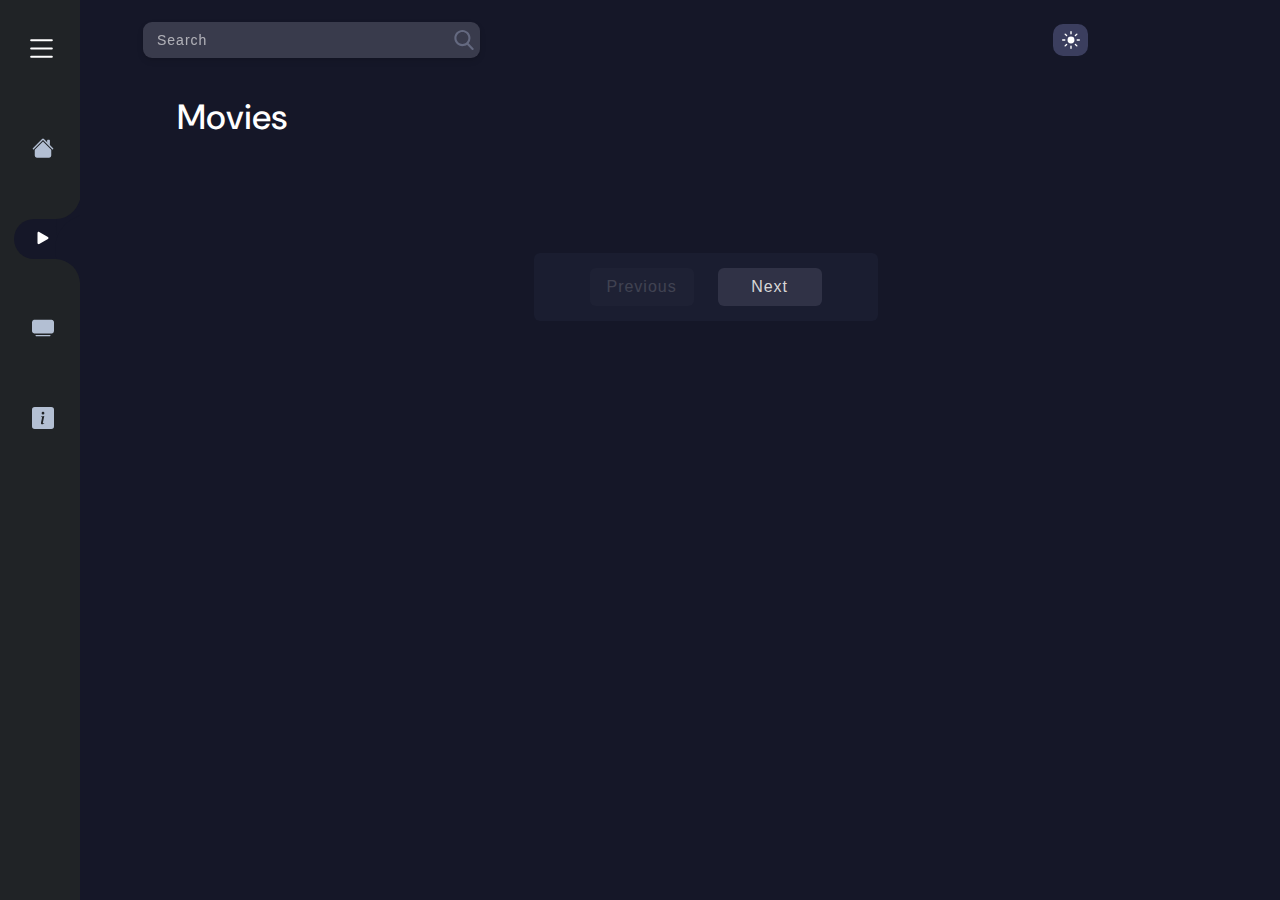
<file: moviesGenre.html>
<!DOCTYPE html>
<html lang="en">

<head>
    <meta charset="UTF-8">
    <meta http-equiv="X-UA-Compatible" content="IE=edge">
    <meta name="viewport" content="width=device-width, initial-scale=1.0">
    <title>MovieMatrix | Movies</title>
    <link rel="icon" type="image/png" sizes="32x32" href="./resources/D moviesand tv show.png">
    <link rel="preconnect" href="https://fonts.googleapis.com">
    <link rel="preconnect" href="https://fonts.gstatic.com" crossorigin>
    <link href="https://fonts.googleapis.com/css2?family=DM+Sans:wght@400;500;700&display=swap" rel="stylesheet">
    <link rel="preconnect" href="https://fonts.googleapis.com">
    <link rel="preconnect" href="https://fonts.gstatic.com" crossorigin>
    <link href="https://fonts.googleapis.com/css2?family=Kumbh+Sans:wght@400;500;600;700&display=swap" rel="stylesheet">
    <link href="https://fonts.googleapis.com/css2?family=Poppins:wght@500&display=swap" rel="stylesheet">
    <link rel="stylesheet" href="./style.css">
</head>

<body class="body">
    <main class="main">
        <div class=" overlay overlay2"></div>
        <div class="overlay_side_navabar"></div>
        <div class="sidenav_container_movieDetail">
            <div class="sidenav_child_container">
                <nav class="sidenav sidenav_2">
                    <svg xmlns="http://www.w3.org/2000/svg" width="18" height="18" fill="#ffff"
                        class="arrow_left bi-arrow-left" viewBox="0 0 16 16">
                        <path fill-rule="evenodd"
                            d="M15 8a.5.5 0 0 0-.5-.5H2.707l3.147-3.146a.5.5 0 1 0-.708-.708l-4 4a.5.5 0 0 0 0 .708l4 4a.5.5 0 0 0 .708-.708L2.707 8.5H14.5A.5.5 0 0 0 15 8z" />
                    </svg>
                    <h3 class="title">MovieMatrix</h3>
                    <svg xmlns="http://www.w3.org/2000/svg" width="33" height="33" fill="currentColor"
                        class="hamburger bi-list" viewBox="0 0 16 16">
                        <path class="pathh pathhphone" fill-rule="evenodd"
                            d="M2.5 12a.5.5 0 0 1 .5-.5h10a.5.5 0 0 1 0 1H3a.5.5 0 0 1-.5-.5zm0-4a.5.5 0 0 1 .5-.5h10a.5.5 0 0 1 0 1H3a.5.5 0 0 1-.5-.5zm0-4a.5.5 0 0 1 .5-.5h10a.5.5 0 0 1 0 1H3a.5.5 0 0 1-.5-.5z" />
                    </svg>
                    <div class="menu">
                        <h4 class="menu_title">Menu</h4>
                        <ul class="menu_ul">
                            <li class="home">
                                <a class="sidenavlinks" href="./index.html"><svg xmlns="http://www.w3.org/2000/svg"
                                        width="22" height="22" fill="currentColor" class="bi bi-house-fill"
                                        viewBox="0 0 16 16">
                                        <path class="path" fill-rule="evenodd"
                                            d="m8 3.293 6 6V13.5a1.5 1.5 0 0 1-1.5 1.5h-9A1.5 1.5 0 0 1 2 13.5V9.293l6-6zm5-.793V6l-2-2V2.5a.5.5 0 0 1 .5-.5h1a.5.5 0 0 1 .5.5z" />
                                        <path class="path" fill-rule="evenodd"
                                            d="M7.293 1.5a1 1 0 0 1 1.414 0l6.647 6.646a.5.5 0 0 1-.708.708L8 2.207 1.354 8.854a.5.5 0 1 1-.708-.708L7.293 1.5z" />
                                    </svg><span class="Home_title title_span">Home</span></a>
                            </li>
                            <li class="movie">
                                <a class="sidenavlinks" href="./moviesGenre.html">
                                    <svg xmlns="http://www.w3.org/2000/svg" width="22" height="22" fill="currentColor"
                                        class="bi bi-play-fill" viewBox="0 0 16 16">
                                        <path class="path"
                                            d="m11.596 8.697-6.363 3.692c-.54.313-1.233-.066-1.233-.697V4.308c0-.63.692-1.01 1.233-.696l6.363 3.692a.802.802 0 0 1 0 1.393z" />
                                    </svg>
                                    <span class="movie_name title_span">Movies</span></a>
                            </li>
                            <li class="tv_shows">
                                <a class="sidenavlinks" href="./tvShows.html">
                                    <svg xmlns="http://www.w3.org/2000/svg" width="22" height="22" fill="currentColor"
                                        class="bi bi-tv-fill" viewBox="0 0 16 16">
                                        <path class="path"
                                            d="M2.5 13.5A.5.5 0 0 1 3 13h10a.5.5 0 0 1 0 1H3a.5.5 0 0 1-.5-.5zM2 2h12s2 0 2 2v6s0 2-2 2H2s-2 0-2-2V4s0-2 2-2z" />
                                    </svg>
                                    <span class="tv_shows_title title_span">Shows</span></a>
                            </li>
                            <li class="settings">
                                <a class="sidenavlinks" href="./About.html">
                                    <svg xmlns="http://www.w3.org/2000/svg" width="22" height="22" fill="currentColor"
                                        class="bi bi-info-square-fill" viewBox="0 0 16 16">
                                        <path class="path"
                                            d="M0 2a2 2 0 0 1 2-2h12a2 2 0 0 1 2 2v12a2 2 0 0 1-2 2H2a2 2 0 0 1-2-2V2zm8.93 4.588-2.29.287-.082.38.45.083c.294.07.352.176.288.469l-.738 3.468c-.194.897.105 1.319.808 1.319.545 0 1.178-.252 1.465-.598l.088-.416c-.2.176-.492.246-.686.246-.275 0-.375-.193-.304-.533L8.93 6.588zM8 5.5a1 1 0 1 0 0-2 1 1 0 0 0 0 2z" />
                                    </svg><span class="settings_title title_span">About</span></a>
                            </li>
                        </ul>
                    </div>
                </nav>
            </div>
        </div>
        <section class="section_one section_one_movieDetail">
            <div class="nav_paremt_conatainer movieDetailnav_paremt_conatainer">
                <nav class="navContainer movieDetailnavContainer">
                    <svg xmlns="http://www.w3.org/2000/svg" width="33" height="33" fill="currentColor"
                        class="hamburger hamburgerphone bi-list" viewBox="0 0 16 16">
                        <path class="pathh" fill-rule="evenodd"
                            d="M2.5 12a.5.5 0 0 1 .5-.5h10a.5.5 0 0 1 0 1H3a.5.5 0 0 1-.5-.5zm0-4a.5.5 0 0 1 .5-.5h10a.5.5 0 0 1 0 1H3a.5.5 0 0 1-.5-.5zm0-4a.5.5 0 0 1 .5-.5h10a.5.5 0 0 1 0 1H3a.5.5 0 0 1-.5-.5z" />
                    </svg>
                    <input class="search" type="text" placeholder="Search ">
                    <div class="light_darkmode"></div>
                </nav>
            </div>
            <section class="section_two section_two2">
                <section class="Now_playing_movies_container_search">
                    <h4 class="Now_playing_movies_container_title tvshowheader" id="search_header">Movies</h4>

                    <svg xmlns="http://www.w3.org/2000/svg" width="16" height="16" fill="currentColor"
                        class="leftarrow arrowsearch arrowbtn bi-chevron-left" viewBox="0 0 16 16">
                        <path fill-rule="evenodd"
                            d="M11.354 1.646a.5.5 0 0 1 0 .708L5.707 8l5.647 5.646a.5.5 0 0 1-.708.708l-6-6a.5.5 0 0 1 0-.708l6-6a.5.5 0 0 1 .708 0z" />
                    </svg>
                    <svg xmlns="http://www.w3.org/2000/svg" width="16" height="16" fill="currentColor"
                        class="rightarrow  arrowsearch  arrowbtn bi-chevron-right" viewBox="0 0 16 16">
                        <path fill-rule="evenodd"
                            d="M4.646 1.646a.5.5 0 0 1 .708 0l6 6a.5.5 0 0 1 0 .708l-6 6a.5.5 0 0 1-.708-.708L10.293 8 4.646 2.354a.5.5 0 0 1 0-.708z" />
                    </svg>
                    <div class="tvshowcategory_container">
                        <ul class="tvshowcatrgory_ul movies_category_ul">

                        </ul>
                    </div>
                    <div class="search_result_div">

                    </div>
                    </div>
                    <div class="pagination_container">
                        <div class="pagination">
                            <button class="previous_btn paginationBtn">Previous</button>
                            <span class="pageCount"></span>
                            <button class="Next_btn paginationBtn">Next</button>
                        </div>

                    </div>
                </section>
            </section>
        </section>
    </main>

    <script src="./moviesGenre.js"></script>
</body>

</html>
</file>
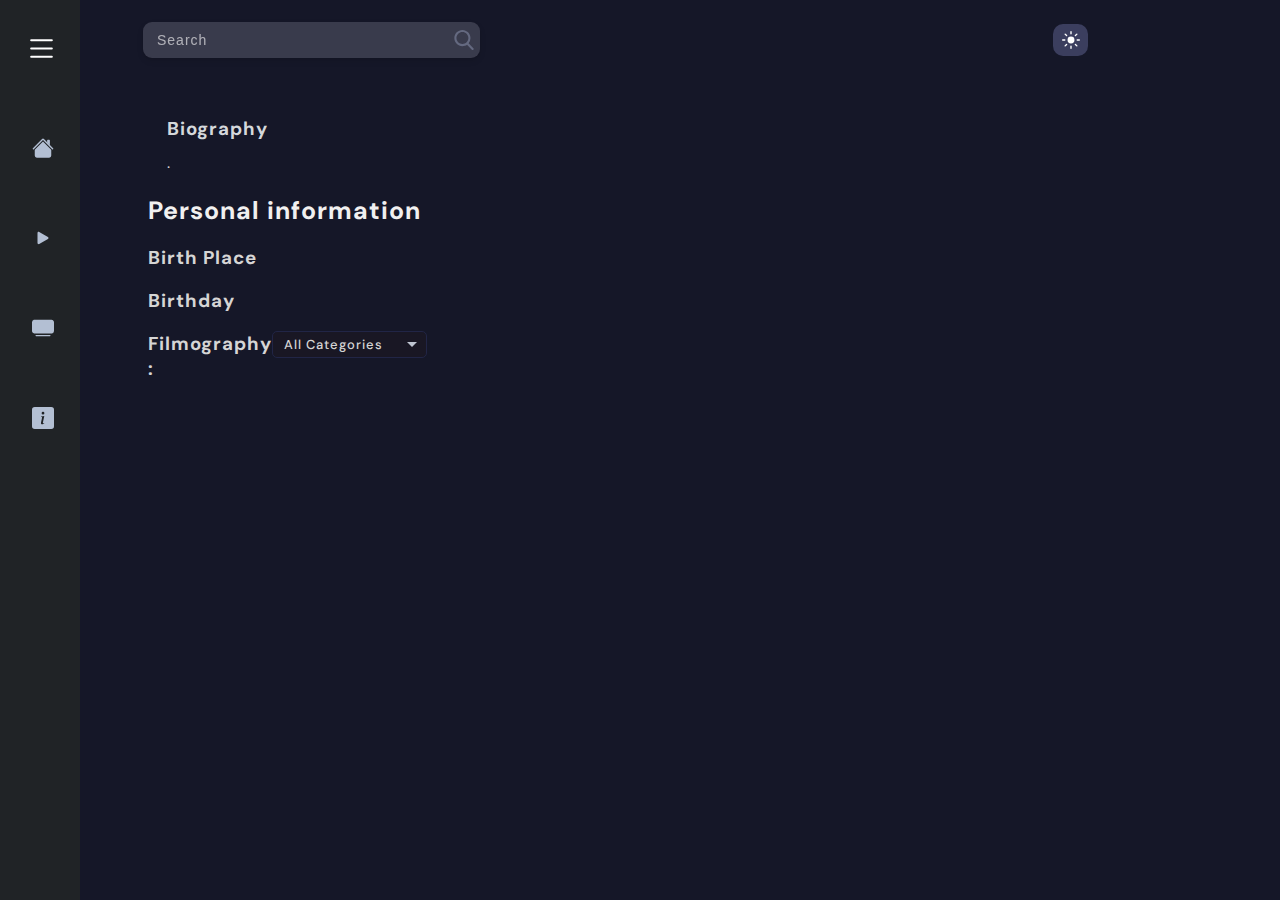
<file: personDetail.html>
<!DOCTYPE html>
<html lang="en">

<head>
    <meta charset="UTF-8">
    <meta http-equiv="X-UA-Compatible" content="IE=edge">
    <meta name="viewport" content="width=device-width, initial-scale=1.0">
    <link rel="icon" type="image/png" sizes="32x32" href="./resources/D moviesand tv show.png" />
    <title>MovieMatrix</title>
    <link rel="preconnect" href="https://fonts.googleapis.com">
    <link rel="preconnect" href="https://fonts.gstatic.com" crossorigin>
    <link href="https://fonts.googleapis.com/css2?family=DM+Sans:wght@400;500;700&display=swap" rel="stylesheet">
    <link rel="preconnect" href="https://fonts.googleapis.com">
    <link rel="preconnect" href="https://fonts.gstatic.com" crossorigin>
    <link href="https://fonts.googleapis.com/css2?family=Kumbh+Sans:wght@400;500;600;700&display=swap" rel="stylesheet">
    <link rel="stylesheet" href="./style.css">
</head>

<body class="body">
    <main class="main">
        <div class=" overlay overlay2"></div>
        <div class="overlay_side_navabar"></div>
        <div class="sidenav_container_movieDetail">
            <div class="sidenav_child_container">
                <nav class="sidenav sidenav_2">
                    <svg xmlns="http://www.w3.org/2000/svg" width="18" height="18" fill="#ffff"
                        class="arrow_left bi-arrow-left" viewBox="0 0 16 16">
                        <path fill-rule="evenodd"
                            d="M15 8a.5.5 0 0 0-.5-.5H2.707l3.147-3.146a.5.5 0 1 0-.708-.708l-4 4a.5.5 0 0 0 0 .708l4 4a.5.5 0 0 0 .708-.708L2.707 8.5H14.5A.5.5 0 0 0 15 8z" />
                    </svg>
                    <h3 class="title">MovieMatrix</h3>
                    <svg xmlns="http://www.w3.org/2000/svg" width="33" height="33" fill="currentColor"
                        class="hamburger bi-list" viewBox="0 0 16 16">
                        <path class="pathh pathhphone" fill-rule="evenodd"
                            d="M2.5 12a.5.5 0 0 1 .5-.5h10a.5.5 0 0 1 0 1H3a.5.5 0 0 1-.5-.5zm0-4a.5.5 0 0 1 .5-.5h10a.5.5 0 0 1 0 1H3a.5.5 0 0 1-.5-.5zm0-4a.5.5 0 0 1 .5-.5h10a.5.5 0 0 1 0 1H3a.5.5 0 0 1-.5-.5z" />
                    </svg>
                    <div class="menu">
                        <h4 class="menu_title">Menu</h4>
                        <ul class="menu_ul">
                            <li class="home">
                                <a class="sidenavlinks" href="./index.html"><svg xmlns="http://www.w3.org/2000/svg"
                                        width="22" height="22" fill="currentColor" class="bi bi-house-fill"
                                        viewBox="0 0 16 16">
                                        <path class="path" fill-rule="evenodd"
                                            d="m8 3.293 6 6V13.5a1.5 1.5 0 0 1-1.5 1.5h-9A1.5 1.5 0 0 1 2 13.5V9.293l6-6zm5-.793V6l-2-2V2.5a.5.5 0 0 1 .5-.5h1a.5.5 0 0 1 .5.5z" />
                                        <path class="path" fill-rule="evenodd"
                                            d="M7.293 1.5a1 1 0 0 1 1.414 0l6.647 6.646a.5.5 0 0 1-.708.708L8 2.207 1.354 8.854a.5.5 0 1 1-.708-.708L7.293 1.5z" />
                                    </svg><span class="Home_title title_span">Home</span></a>
                            </li>
                            <li class="movie">
                                <a class="sidenavlinks" href="./moviesGenre.html">
                                    <svg xmlns="http://www.w3.org/2000/svg" width="22" height="22" fill="currentColor"
                                        class="bi bi-play-fill" viewBox="0 0 16 16">
                                        <path class="path"
                                            d="m11.596 8.697-6.363 3.692c-.54.313-1.233-.066-1.233-.697V4.308c0-.63.692-1.01 1.233-.696l6.363 3.692a.802.802 0 0 1 0 1.393z" />
                                    </svg>
                                    <span class="movie_name title_span">Movies</span></a>
                            </li>
                            <li class="tv_shows">
                                <a class="sidenavlinks" href="./tvShows.html">
                                    <svg xmlns="http://www.w3.org/2000/svg" width="22" height="22" fill="currentColor"
                                        class="bi bi-tv-fill" viewBox="0 0 16 16">
                                        <path class="path"
                                            d="M2.5 13.5A.5.5 0 0 1 3 13h10a.5.5 0 0 1 0 1H3a.5.5 0 0 1-.5-.5zM2 2h12s2 0 2 2v6s0 2-2 2H2s-2 0-2-2V4s0-2 2-2z" />
                                    </svg>
                                    <span class="tv_shows_title title_span">Shows</span></a>
                            </li>
                            <li class="settings">
                                <a class="sidenavlinks" href="./About.html">
                                    <svg xmlns="http://www.w3.org/2000/svg" width="22" height="22" fill="currentColor"
                                        class="bi bi-info-square-fill" viewBox="0 0 16 16">
                                        <path class="path"
                                            d="M0 2a2 2 0 0 1 2-2h12a2 2 0 0 1 2 2v12a2 2 0 0 1-2 2H2a2 2 0 0 1-2-2V2zm8.93 4.588-2.29.287-.082.38.45.083c.294.07.352.176.288.469l-.738 3.468c-.194.897.105 1.319.808 1.319.545 0 1.178-.252 1.465-.598l.088-.416c-.2.176-.492.246-.686.246-.275 0-.375-.193-.304-.533L8.93 6.588zM8 5.5a1 1 0 1 0 0-2 1 1 0 0 0 0 2z" />
                                    </svg><span class="settings_title title_span">About</span></a>
                            </li>
                        </ul>
                    </div>
                </nav>
            </div>
        </div>
        <section class="section_one section_one_movieDetail">
            <div class="nav_paremt_conatainer movieDetailnav_paremt_conatainer">
                <nav class="navContainer movieDetailnavContainer">
                    <svg xmlns="http://www.w3.org/2000/svg" width="33" height="33" fill="currentColor"
                        class="hamburger hamburgerphone bi-list" viewBox="0 0 16 16">
                        <path class="pathh" fill-rule="evenodd"
                            d="M2.5 12a.5.5 0 0 1 .5-.5h10a.5.5 0 0 1 0 1H3a.5.5 0 0 1-.5-.5zm0-4a.5.5 0 0 1 .5-.5h10a.5.5 0 0 1 0 1H3a.5.5 0 0 1-.5-.5zm0-4a.5.5 0 0 1 .5-.5h10a.5.5 0 0 1 0 1H3a.5.5 0 0 1-.5-.5z" />
                    </svg>
                    <input class="search" type="text" placeholder="Search ">
                    <div class="light_darkmode"></div>
                </nav>
            </div>
            <section class="section_twoo">
                <div class="personDetail_container">
                    <div class="profile_picture_container">

                    </div>
                    <div class="about_Text">
                        <h2 class="person_name"></h2>
                        <div class="biography_container">
                            <h3 class="biography_header">Biography</h3>
                            <p class="biography">.</p>
                        </div>
                    </div>
                </div>
            </section>
            <section class="section_three">
                <h2 class="personal_information">Personal information</h2>
                <div class="birth_place_container">
                    <h3 class="pi_header">Birth Place</h3>
                    <p class="birth_place"> </p>
                </div>
                <div class="DoB_contanier">
                    <h3 class="pi_header">Birthday</h3>
                    <p class="DoB"></p>
                </div>
                <h3 class="pi_header">Filmography : <span>
                        <section>
                            <div class="CategoriesContainer_div">
                                <div class="CategoriesContainer">All Categories</div>
                                <ul class="CategoriesContainer_ul">
                                    <li class="categories_btn">All Categories</li>
                                    <li class="categories_btn">Movies Only</li>
                                    <li class="categories_btn">TV Only</li>
                                </ul>
                            </div>

                        </section>
                    </span></h3>
            </section>
        </section>
    </main>

    <div class="search_result_div person_movie_con"></div>

    <script src="./personaldetail.js"></script>
</body>

</html>
</file>
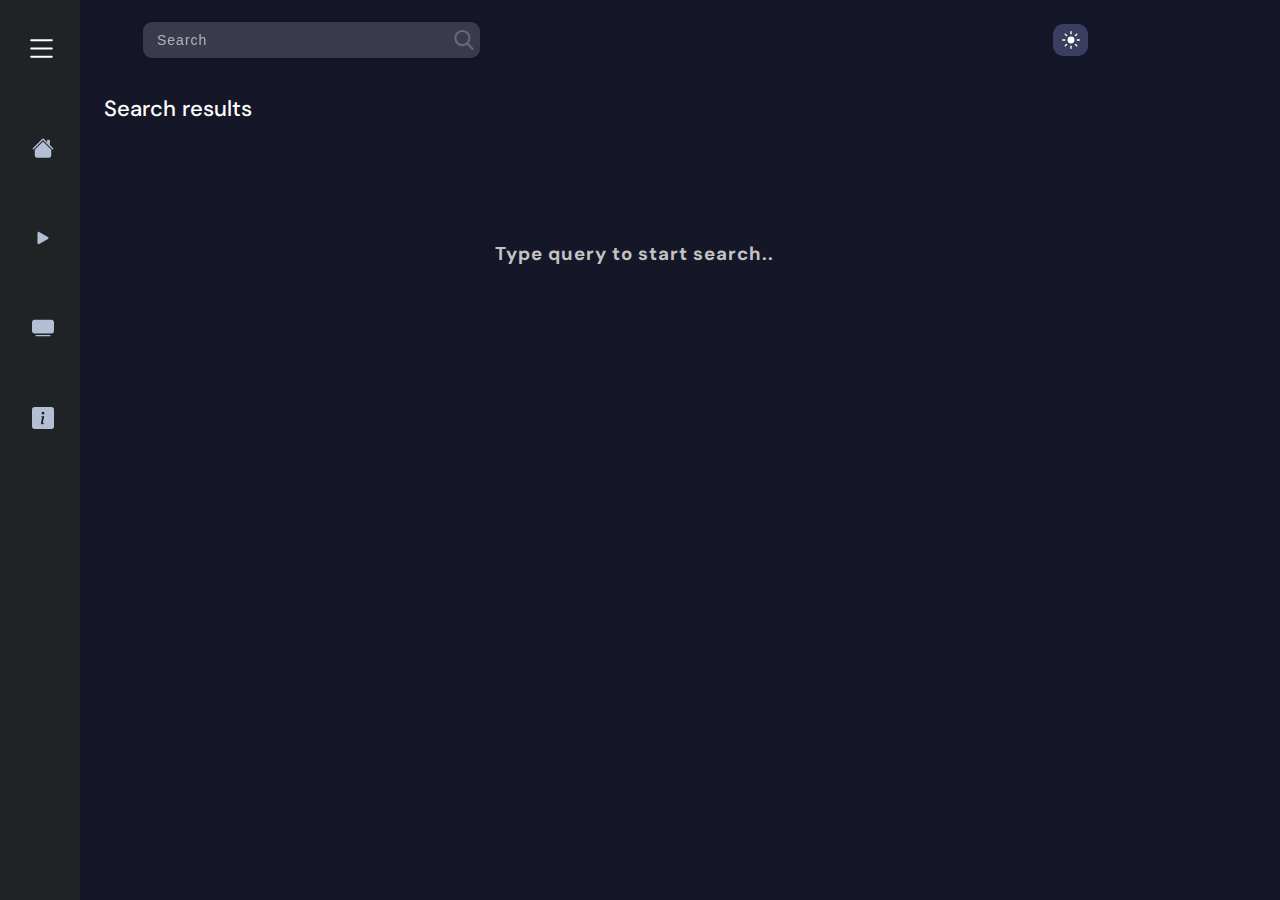
<file: search.html>
<!DOCTYPE html>
<html lang="en">

<head>
    <meta charset="UTF-8">
    <meta http-equiv="X-UA-Compatible" content="IE=edge">
    <meta name="viewport" content="width=device-width, initial-scale=1.0">
    <title>MovieMatrix</title>
    <link rel="preconnect" href="https://fonts.googleapis.com">
    <link rel="preconnect" href="https://fonts.gstatic.com" crossorigin>
    <link href="https://fonts.googleapis.com/css2?family=DM+Sans:wght@400;500;700&display=swap" rel="stylesheet">
    <link rel="preconnect" href="https://fonts.googleapis.com">
    <link rel="preconnect" href="https://fonts.gstatic.com" crossorigin>
    <link href="https://fonts.googleapis.com/css2?family=Kumbh+Sans:wght@400;500;600;700&display=swap" rel="stylesheet">
    <link rel="stylesheet" href="./style.css">
</head>

<body class="body">
    <main class="main">
        <div class=" overlay overlay2"></div>
        <div class="overlay_side_navabar"></div>
        <div class="sidenav_container_movieDetail">
            <div class="sidenav_child_container">
                <nav class="sidenav sidenav_2">
                    <svg xmlns="http://www.w3.org/2000/svg" width="18" height="18" fill="#ffff"
                        class="arrow_left bi-arrow-left" viewBox="0 0 16 16">
                        <path fill-rule="evenodd"
                            d="M15 8a.5.5 0 0 0-.5-.5H2.707l3.147-3.146a.5.5 0 1 0-.708-.708l-4 4a.5.5 0 0 0 0 .708l4 4a.5.5 0 0 0 .708-.708L2.707 8.5H14.5A.5.5 0 0 0 15 8z" />
                    </svg>
                    <h3 class="title">MovieMatrix</h3>
                    <svg xmlns="http://www.w3.org/2000/svg" width="33" height="33" fill="currentColor"
                        class="hamburger bi-list" viewBox="0 0 16 16">
                        <path class="pathh pathhphone" fill-rule="evenodd"
                            d="M2.5 12a.5.5 0 0 1 .5-.5h10a.5.5 0 0 1 0 1H3a.5.5 0 0 1-.5-.5zm0-4a.5.5 0 0 1 .5-.5h10a.5.5 0 0 1 0 1H3a.5.5 0 0 1-.5-.5zm0-4a.5.5 0 0 1 .5-.5h10a.5.5 0 0 1 0 1H3a.5.5 0 0 1-.5-.5z" />
                    </svg>
                    <div class="menu">
                        <h4 class="menu_title">Menu</h4>
                        <ul class="menu_ul">
                            <li class="home">
                                <a class="sidenavlinks" href="./index.html"><svg xmlns="http://www.w3.org/2000/svg"
                                        width="22" height="22" fill="currentColor" class="bi bi-house-fill"
                                        viewBox="0 0 16 16">
                                        <path class="path" fill-rule="evenodd"
                                            d="m8 3.293 6 6V13.5a1.5 1.5 0 0 1-1.5 1.5h-9A1.5 1.5 0 0 1 2 13.5V9.293l6-6zm5-.793V6l-2-2V2.5a.5.5 0 0 1 .5-.5h1a.5.5 0 0 1 .5.5z" />
                                        <path class="path" fill-rule="evenodd"
                                            d="M7.293 1.5a1 1 0 0 1 1.414 0l6.647 6.646a.5.5 0 0 1-.708.708L8 2.207 1.354 8.854a.5.5 0 1 1-.708-.708L7.293 1.5z" />
                                    </svg><span class="Home_title title_span">Home</span></a>
                            </li>
                            <li class="movie">
                                <a class="sidenavlinks" href="./moviesGenre.html">
                                    <svg xmlns="http://www.w3.org/2000/svg" width="22" height="22" fill="currentColor"
                                        class="bi bi-play-fill" viewBox="0 0 16 16">
                                        <path class="path"
                                            d="m11.596 8.697-6.363 3.692c-.54.313-1.233-.066-1.233-.697V4.308c0-.63.692-1.01 1.233-.696l6.363 3.692a.802.802 0 0 1 0 1.393z" />
                                    </svg>
                                    <span class="movie_name title_span">Movies</span></a>
                            </li>
                            <li class="tv_shows">
                                <a class="sidenavlinks" href="./tvShows.html">
                                    <svg xmlns="http://www.w3.org/2000/svg" width="22" height="22" fill="currentColor"
                                        class="bi bi-tv-fill" viewBox="0 0 16 16">
                                        <path class="path"
                                            d="M2.5 13.5A.5.5 0 0 1 3 13h10a.5.5 0 0 1 0 1H3a.5.5 0 0 1-.5-.5zM2 2h12s2 0 2 2v6s0 2-2 2H2s-2 0-2-2V4s0-2 2-2z" />
                                    </svg>
                                    <span class="tv_shows_title title_span">Shows</span></a>
                            </li>
                            <li class="settings">
                                <a class="sidenavlinks" href="./About.html">
                                    <svg xmlns="http://www.w3.org/2000/svg" width="22" height="22" fill="currentColor"
                                        class="bi bi-info-square-fill" viewBox="0 0 16 16">
                                        <path class="path"
                                            d="M0 2a2 2 0 0 1 2-2h12a2 2 0 0 1 2 2v12a2 2 0 0 1-2 2H2a2 2 0 0 1-2-2V2zm8.93 4.588-2.29.287-.082.38.45.083c.294.07.352.176.288.469l-.738 3.468c-.194.897.105 1.319.808 1.319.545 0 1.178-.252 1.465-.598l.088-.416c-.2.176-.492.246-.686.246-.275 0-.375-.193-.304-.533L8.93 6.588zM8 5.5a1 1 0 1 0 0-2 1 1 0 0 0 0 2z" />
                                    </svg><span class="settings_title title_span">About</span></a>
                            </li>
                        </ul>
                    </div>
                </nav>
            </div>
        </div>
        <section class="section_one section_one_movieDetail">
            <div class="nav_paremt_conatainer movieDetailnav_paremt_conatainer">
                <nav class="navContainer movieDetailnavContainer">
                    <svg xmlns="http://www.w3.org/2000/svg" width="33" height="33" fill="currentColor"
                        class="hamburger hamburgerphone bi-list" viewBox="0 0 16 16">
                        <path class="pathh" fill-rule="evenodd"
                            d="M2.5 12a.5.5 0 0 1 .5-.5h10a.5.5 0 0 1 0 1H3a.5.5 0 0 1-.5-.5zm0-4a.5.5 0 0 1 .5-.5h10a.5.5 0 0 1 0 1H3a.5.5 0 0 1-.5-.5zm0-4a.5.5 0 0 1 .5-.5h10a.5.5 0 0 1 0 1H3a.5.5 0 0 1-.5-.5z" />
                    </svg>
                    <input class="search" type="text" placeholder="Search ">
                    <div class="light_darkmode"></div>
                </nav>
            </div>
            <section class="section_two section_two2">
                <section class="Now_playing_movies_container_search">
                    <h4 class="Now_playing_movies_container_title" id="search_header">Search results</h4>

                    <svg xmlns="http://www.w3.org/2000/svg" width="16" height="16" fill="currentColor"
                        class="leftarrow arrowsearch arrowbtn bi-chevron-left" viewBox="0 0 16 16">
                        <path fill-rule="evenodd"
                            d="M11.354 1.646a.5.5 0 0 1 0 .708L5.707 8l5.647 5.646a.5.5 0 0 1-.708.708l-6-6a.5.5 0 0 1 0-.708l6-6a.5.5 0 0 1 .708 0z" />
                    </svg>
                    <svg xmlns="http://www.w3.org/2000/svg" width="16" height="16" fill="currentColor"
                        class="rightarrow  arrowsearch  arrowbtn bi-chevron-right" viewBox="0 0 16 16">
                        <path fill-rule="evenodd"
                            d="M4.646 1.646a.5.5 0 0 1 .708 0l6 6a.5.5 0 0 1 0 .708l-6 6a.5.5 0 0 1-.708-.708L10.293 8 4.646 2.354a.5.5 0 0 1 0-.708z" />
                    </svg>
                    <div class="search_result_div ">
                        <div class="emptysearch">
                            <h3>Type query to start search..</h3>
                        </div>
                    </div>
                </section>
            </section>
        </section>
    </main>
    <script src="./search.js"></script>
</body>

</html>
</file>
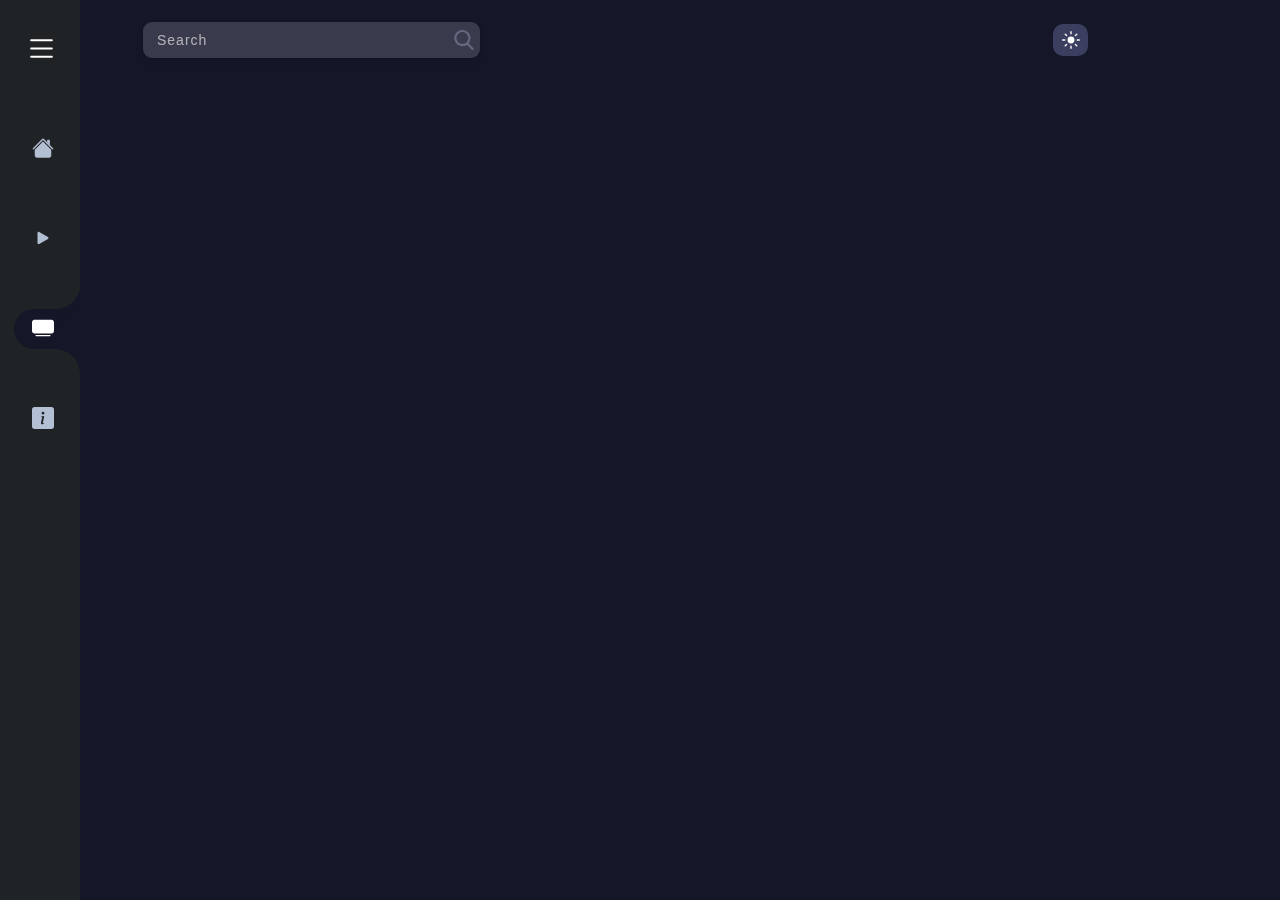
<file: SeasonEpisode.html>
<!DOCTYPE html>
<html lang="en">

<head>
    <meta charset="UTF-8" />
    <meta http-equiv="X-UA-Compatible" content="IE=edge" />
    <meta name="viewport" content="width=device-width, initial-scale=1.0" />
    <title>MovieMatrix</title>
    <link rel="icon" type="image/png" sizes="32x32" href="./resources/D moviesand tv show.png" />
    <link rel="preconnect" href="https://fonts.googleapis.com" />
    <link rel="preconnect" href="https://fonts.gstatic.com" crossorigin />
    <link href="https://fonts.googleapis.com/css2?family=DM+Sans:wght@400;500;700&display=swap" rel="stylesheet" />
    <link rel="preconnect" href="https://fonts.googleapis.com" />
    <link rel="preconnect" href="https://fonts.gstatic.com" crossorigin />
    <link href="https://fonts.googleapis.com/css2?family=Kumbh+Sans:wght@400;500;600;700&display=swap"
        rel="stylesheet" />
    <link rel="stylesheet" href="./style.css" />
</head>

<body class="body">
    <main class="main">
        <div class="overlay overlay2"></div>
        <div class="overlay_side_navabar"></div>
        <div class="sidenav_container_movieDetail">
            <div class="sidenav_child_container">
                <nav class="sidenav sidenav_2">
                    <svg xmlns="http://www.w3.org/2000/svg" width="18" height="18" fill="#ffff"
                        class="arrow_left bi-arrow-left" viewBox="0 0 16 16">
                        <path fill-rule="evenodd"
                            d="M15 8a.5.5 0 0 0-.5-.5H2.707l3.147-3.146a.5.5 0 1 0-.708-.708l-4 4a.5.5 0 0 0 0 .708l4 4a.5.5 0 0 0 .708-.708L2.707 8.5H14.5A.5.5 0 0 0 15 8z" />
                    </svg>
                    <h3 class="title">MovieMatrix</h3>
                    <svg xmlns="http://www.w3.org/2000/svg" width="33" height="33" fill="currentColor"
                        class="hamburger bi-list" viewBox="0 0 16 16">
                        <path class="pathh pathhphone" fill-rule="evenodd"
                            d="M2.5 12a.5.5 0 0 1 .5-.5h10a.5.5 0 0 1 0 1H3a.5.5 0 0 1-.5-.5zm0-4a.5.5 0 0 1 .5-.5h10a.5.5 0 0 1 0 1H3a.5.5 0 0 1-.5-.5zm0-4a.5.5 0 0 1 .5-.5h10a.5.5 0 0 1 0 1H3a.5.5 0 0 1-.5-.5z" />
                    </svg>
                    <div class="menu">
                        <h4 class="menu_title">Menu</h4>
                        <ul class="menu_ul">
                            <li class="home">
                                <a class="sidenavlinks" href="./index.html"><svg xmlns="http://www.w3.org/2000/svg"
                                        width="22" height="22" fill="currentColor" class="bi bi-house-fill"
                                        viewBox="0 0 16 16">
                                        <path class="path" fill-rule="evenodd"
                                            d="m8 3.293 6 6V13.5a1.5 1.5 0 0 1-1.5 1.5h-9A1.5 1.5 0 0 1 2 13.5V9.293l6-6zm5-.793V6l-2-2V2.5a.5.5 0 0 1 .5-.5h1a.5.5 0 0 1 .5.5z" />
                                        <path class="path" fill-rule="evenodd"
                                            d="M7.293 1.5a1 1 0 0 1 1.414 0l6.647 6.646a.5.5 0 0 1-.708.708L8 2.207 1.354 8.854a.5.5 0 1 1-.708-.708L7.293 1.5z" />
                                    </svg><span class="Home_title title_span">Home</span></a>
                            </li>
                            <li class="movie">
                                <a class="sidenavlinks" href="./moviesGenre.html">
                                    <svg xmlns="http://www.w3.org/2000/svg" width="22" height="22" fill="currentColor"
                                        class="bi bi-play-fill" viewBox="0 0 16 16">
                                        <path class="path"
                                            d="m11.596 8.697-6.363 3.692c-.54.313-1.233-.066-1.233-.697V4.308c0-.63.692-1.01 1.233-.696l6.363 3.692a.802.802 0 0 1 0 1.393z" />
                                    </svg>
                                    <span class="movie_name title_span">Movies</span></a>
                            </li>
                            <li class="tv_shows">
                                <a class="sidenavlinks" href="./tvShows.html">
                                    <svg xmlns="http://www.w3.org/2000/svg" width="22" height="22" fill="currentColor"
                                        class="bi bi-tv-fill" viewBox="0 0 16 16">
                                        <path class="path"
                                            d="M2.5 13.5A.5.5 0 0 1 3 13h10a.5.5 0 0 1 0 1H3a.5.5 0 0 1-.5-.5zM2 2h12s2 0 2 2v6s0 2-2 2H2s-2 0-2-2V4s0-2 2-2z" />
                                    </svg>
                                    <span class="tv_shows_title title_span">Shows</span></a>
                            </li>
                            <li class="settings">
                                <a class="sidenavlinks" href="./About.html">
                                    <svg xmlns="http://www.w3.org/2000/svg" width="22" height="22" fill="currentColor"
                                        class="bi bi-info-square-fill" viewBox="0 0 16 16">
                                        <path class="path"
                                            d="M0 2a2 2 0 0 1 2-2h12a2 2 0 0 1 2 2v12a2 2 0 0 1-2 2H2a2 2 0 0 1-2-2V2zm8.93 4.588-2.29.287-.082.38.45.083c.294.07.352.176.288.469l-.738 3.468c-.194.897.105 1.319.808 1.319.545 0 1.178-.252 1.465-.598l.088-.416c-.2.176-.492.246-.686.246-.275 0-.375-.193-.304-.533L8.93 6.588zM8 5.5a1 1 0 1 0 0-2 1 1 0 0 0 0 2z" />
                                    </svg><span class="settings_title title_span">About</span></a>
                            </li>
                        </ul>
                    </div>
                </nav>
            </div>
        </div>
        <section class="section_one section_one_movieDetail">
            <div class="nav_paremt_conatainer movieDetailnav_paremt_conatainer">
                <nav class="navContainer movieDetailnavContainer">
                    <svg xmlns="http://www.w3.org/2000/svg" width="33" height="33" fill="currentColor"
                        class="hamburger hamburgerphone bi-list" viewBox="0 0 16 16">
                        <path class="pathh" fill-rule="evenodd"
                            d="M2.5 12a.5.5 0 0 1 .5-.5h10a.5.5 0 0 1 0 1H3a.5.5 0 0 1-.5-.5zm0-4a.5.5 0 0 1 .5-.5h10a.5.5 0 0 1 0 1H3a.5.5 0 0 1-.5-.5zm0-4a.5.5 0 0 1 .5-.5h10a.5.5 0 0 1 0 1H3a.5.5 0 0 1-.5-.5z" />
                    </svg>
                    <input class="search" type="text" placeholder="Search " />
                    <div class="light_darkmode"></div>
                </nav>
            </div>
            <section class="section_two section_two2">
                <section class="Now_playing_movies_container_search">
                    <h4 class="Now_playing_movies_container_title titleoftvshow"></h4>
                </section>
                <section class="msg_episode_container">
                    <!-- <div class="msg_episode">If the episodes list are in random order. Click on the current season
                        number twice</div> -->
                </section>
                <section class="number_of_seasons"></section>
                <section class="currentseason_container">
                    <h4 class="Now_playing_movies_container_title current_season"></h4>
                </section>
                <section class="Episodes_container"></section>
            </section>
        </section>
    </main>
    <script src="./seasonEpisode.js"></script>
</body>

</html>
</file>
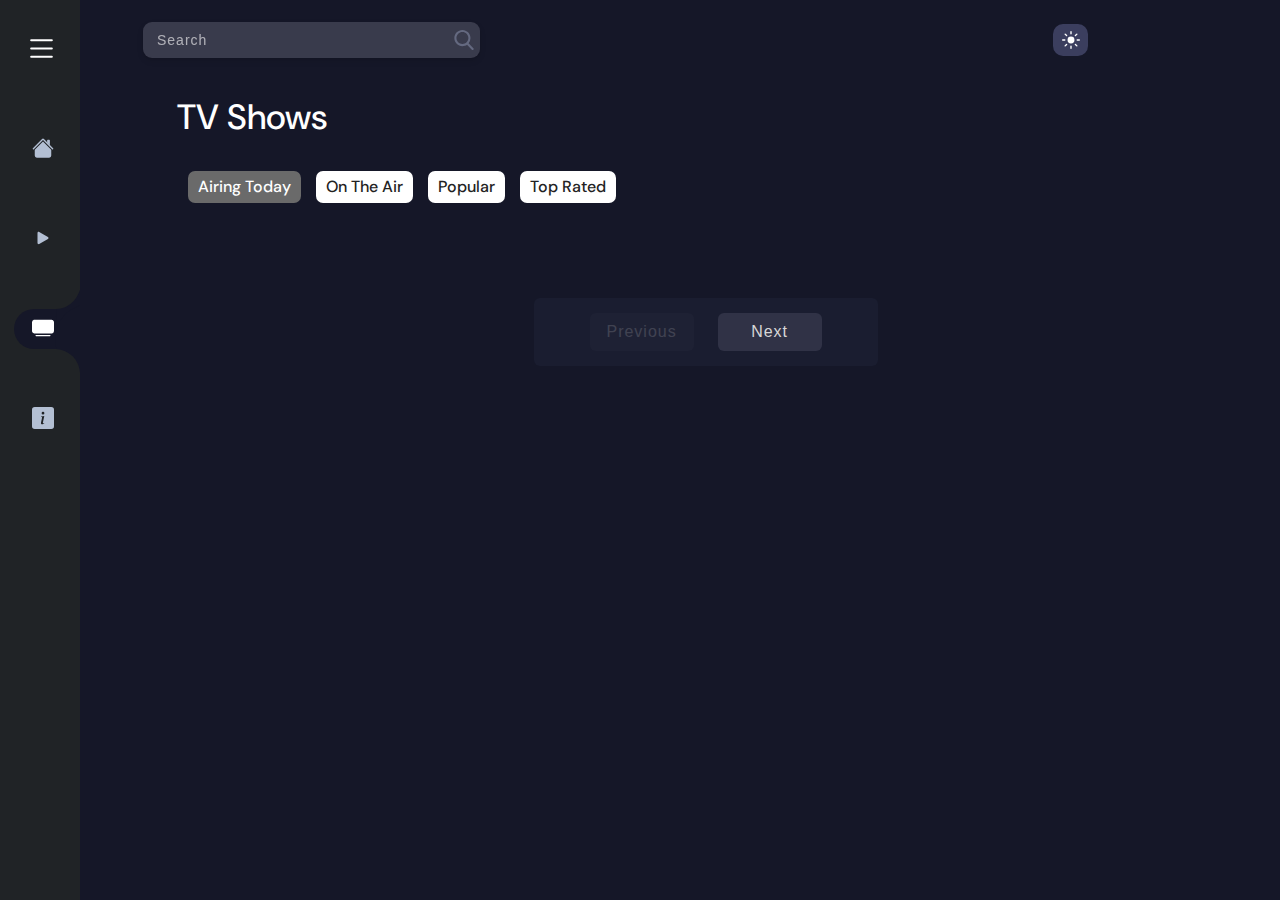
<file: tvShows.html>
<!DOCTYPE html>
<html lang="en">

<head>
    <meta charset="UTF-8">
    <meta http-equiv="X-UA-Compatible" content="IE=edge">
    <meta name="viewport" content="width=device-width, initial-scale=1.0">
    <title>MovieMatrix | TV Shows</title>
    <link rel="icon" type="image/png" sizes="32x32" href="./resources/D moviesand tv show.png">
    <link rel="preconnect" href="https://fonts.googleapis.com">
    <link rel="preconnect" href="https://fonts.gstatic.com" crossorigin>
    <link href="https://fonts.googleapis.com/css2?family=DM+Sans:wght@400;500;700&display=swap" rel="stylesheet">
    <link rel="preconnect" href="https://fonts.googleapis.com">
    <link rel="preconnect" href="https://fonts.gstatic.com" crossorigin>
    <link href="https://fonts.googleapis.com/css2?family=Kumbh+Sans:wght@400;500;600;700&display=swap" rel="stylesheet">
    <link rel="stylesheet" href="./style.css">
</head>

<body class="body">
    <main class="main">
        <div class=" overlay overlay2"></div>
        <div class="overlay_side_navabar"></div>
        <div class="sidenav_container_movieDetail">
            <div class="sidenav_child_container">
                <nav class="sidenav sidenav_2">
                    <svg xmlns="http://www.w3.org/2000/svg" width="18" height="18" fill="#ffff"
                        class="arrow_left bi-arrow-left" viewBox="0 0 16 16">
                        <path fill-rule="evenodd"
                            d="M15 8a.5.5 0 0 0-.5-.5H2.707l3.147-3.146a.5.5 0 1 0-.708-.708l-4 4a.5.5 0 0 0 0 .708l4 4a.5.5 0 0 0 .708-.708L2.707 8.5H14.5A.5.5 0 0 0 15 8z" />
                    </svg>
                    <h3 class="title">MovieMatrix</h3>
                    <svg xmlns="http://www.w3.org/2000/svg" width="33" height="33" fill="currentColor"
                        class="hamburger bi-list" viewBox="0 0 16 16">
                        <path class="pathh pathhphone" fill-rule="evenodd"
                            d="M2.5 12a.5.5 0 0 1 .5-.5h10a.5.5 0 0 1 0 1H3a.5.5 0 0 1-.5-.5zm0-4a.5.5 0 0 1 .5-.5h10a.5.5 0 0 1 0 1H3a.5.5 0 0 1-.5-.5zm0-4a.5.5 0 0 1 .5-.5h10a.5.5 0 0 1 0 1H3a.5.5 0 0 1-.5-.5z" />
                    </svg>
                    <div class="menu">
                        <h4 class="menu_title">Menu</h4>
                        <ul class="menu_ul">
                            <li class="home">
                                <a class="sidenavlinks" href="./index.html"><svg xmlns="http://www.w3.org/2000/svg"
                                        width="22" height="22" fill="currentColor" class="bi bi-house-fill"
                                        viewBox="0 0 16 16">
                                        <path class="path" fill-rule="evenodd"
                                            d="m8 3.293 6 6V13.5a1.5 1.5 0 0 1-1.5 1.5h-9A1.5 1.5 0 0 1 2 13.5V9.293l6-6zm5-.793V6l-2-2V2.5a.5.5 0 0 1 .5-.5h1a.5.5 0 0 1 .5.5z" />
                                        <path class="path" fill-rule="evenodd"
                                            d="M7.293 1.5a1 1 0 0 1 1.414 0l6.647 6.646a.5.5 0 0 1-.708.708L8 2.207 1.354 8.854a.5.5 0 1 1-.708-.708L7.293 1.5z" />
                                    </svg><span class="Home_title title_span">Home</span></a>
                            </li>
                            <li class="movie">
                                <a class="sidenavlinks" href="./moviesGenre.html">
                                    <svg xmlns="http://www.w3.org/2000/svg" width="22" height="22" fill="currentColor"
                                        class="bi bi-play-fill" viewBox="0 0 16 16">
                                        <path class="path"
                                            d="m11.596 8.697-6.363 3.692c-.54.313-1.233-.066-1.233-.697V4.308c0-.63.692-1.01 1.233-.696l6.363 3.692a.802.802 0 0 1 0 1.393z" />
                                    </svg>
                                    <span class="movie_name title_span">Movies</span></a>
                            </li>
                            <li class="tv_shows">
                                <a class="sidenavlinks" href="./tvShows.html">
                                    <svg xmlns="http://www.w3.org/2000/svg" width="22" height="22" fill="currentColor"
                                        class="bi bi-tv-fill" viewBox="0 0 16 16">
                                        <path class="path"
                                            d="M2.5 13.5A.5.5 0 0 1 3 13h10a.5.5 0 0 1 0 1H3a.5.5 0 0 1-.5-.5zM2 2h12s2 0 2 2v6s0 2-2 2H2s-2 0-2-2V4s0-2 2-2z" />
                                    </svg>
                                    <span class="tv_shows_title title_span">Shows</span></a>
                            </li>
                            <li class="settings">
                                <a class="sidenavlinks" href="./About.html">
                                    <svg xmlns="http://www.w3.org/2000/svg" width="22" height="22" fill="currentColor"
                                        class="bi bi-info-square-fill" viewBox="0 0 16 16">
                                        <path class="path"
                                            d="M0 2a2 2 0 0 1 2-2h12a2 2 0 0 1 2 2v12a2 2 0 0 1-2 2H2a2 2 0 0 1-2-2V2zm8.93 4.588-2.29.287-.082.38.45.083c.294.07.352.176.288.469l-.738 3.468c-.194.897.105 1.319.808 1.319.545 0 1.178-.252 1.465-.598l.088-.416c-.2.176-.492.246-.686.246-.275 0-.375-.193-.304-.533L8.93 6.588zM8 5.5a1 1 0 1 0 0-2 1 1 0 0 0 0 2z" />
                                    </svg><span class="settings_title title_span">About</span></a>
                            </li>
                        </ul>
                    </div>
                </nav>
            </div>
        </div>
        <section class="section_one section_one_movieDetail">
            <div class="nav_paremt_conatainer movieDetailnav_paremt_conatainer">
                <nav class="navContainer movieDetailnavContainer">
                    <svg xmlns="http://www.w3.org/2000/svg" width="33" height="33" fill="currentColor"
                        class="hamburger hamburgerphone bi-list" viewBox="0 0 16 16">
                        <path class="pathh" fill-rule="evenodd"
                            d="M2.5 12a.5.5 0 0 1 .5-.5h10a.5.5 0 0 1 0 1H3a.5.5 0 0 1-.5-.5zm0-4a.5.5 0 0 1 .5-.5h10a.5.5 0 0 1 0 1H3a.5.5 0 0 1-.5-.5zm0-4a.5.5 0 0 1 .5-.5h10a.5.5 0 0 1 0 1H3a.5.5 0 0 1-.5-.5z" />
                    </svg>
                    <input class="search" type="text" placeholder="Search ">
                    <div class="light_darkmode"></div>
                </nav>
            </div>
            <section class="section_two section_two2">
                <section class="Now_playing_movies_container_search">
                    <h4 class="Now_playing_movies_container_title tvshowheader" id="search_header">TV Shows</h4>

                    <svg xmlns="http://www.w3.org/2000/svg" width="16" height="16" fill="currentColor"
                        class="leftarrow arrowsearch arrowbtn bi-chevron-left" viewBox="0 0 16 16">
                        <path fill-rule="evenodd"
                            d="M11.354 1.646a.5.5 0 0 1 0 .708L5.707 8l5.647 5.646a.5.5 0 0 1-.708.708l-6-6a.5.5 0 0 1 0-.708l6-6a.5.5 0 0 1 .708 0z" />
                    </svg>
                    <svg xmlns="http://www.w3.org/2000/svg" width="16" height="16" fill="currentColor"
                        class="rightarrow  arrowsearch  arrowbtn bi-chevron-right" viewBox="0 0 16 16">
                        <path fill-rule="evenodd"
                            d="M4.646 1.646a.5.5 0 0 1 .708 0l6 6a.5.5 0 0 1 0 .708l-6 6a.5.5 0 0 1-.708-.708L10.293 8 4.646 2.354a.5.5 0 0 1 0-.708z" />
                    </svg>
                    <div class="tvshowcategory_container">
                        <ul class="tvshowcatrgory_ul">
                            <li>Airing Today</li>
                            <li>On The Air</li>
                            <li>Popular</li>
                            <li>Top Rated</li>
                        </ul>
                        <ul class="tvshowscatogry_genre">

                        </ul>
                    </div>
                    <div class="search_result_div">

                    </div>
                    </div>
                    <div class="pagination_container">
                        <div class="pagination">
                            <button class="previous_btn paginationBtn">Previous</button>
                            <span class="pageCount"></span>
                            <button class="Next_btn paginationBtn">Next</button>
                        </div>

                    </div>
                </section>
            </section>
        </section>
    </main>
    <script src="./tvshows.js"></script>
</body>

</html>
</file>
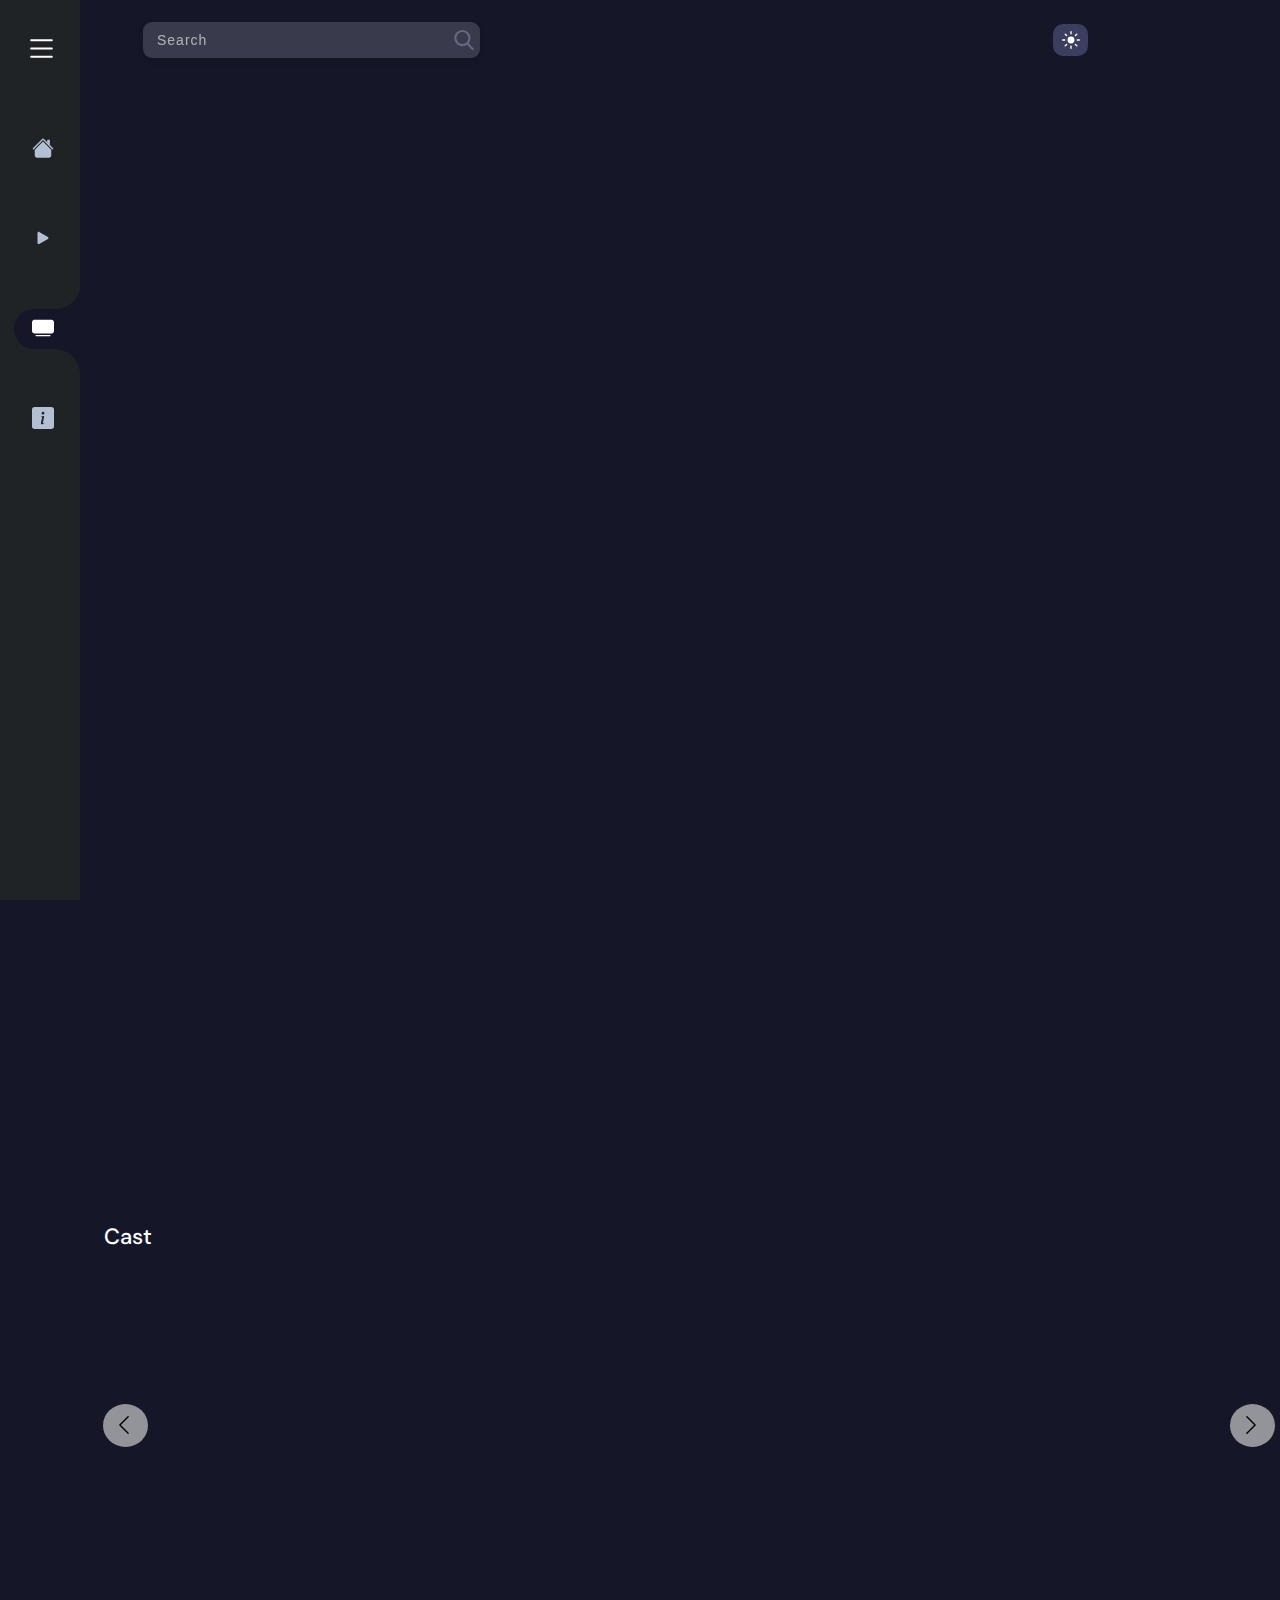
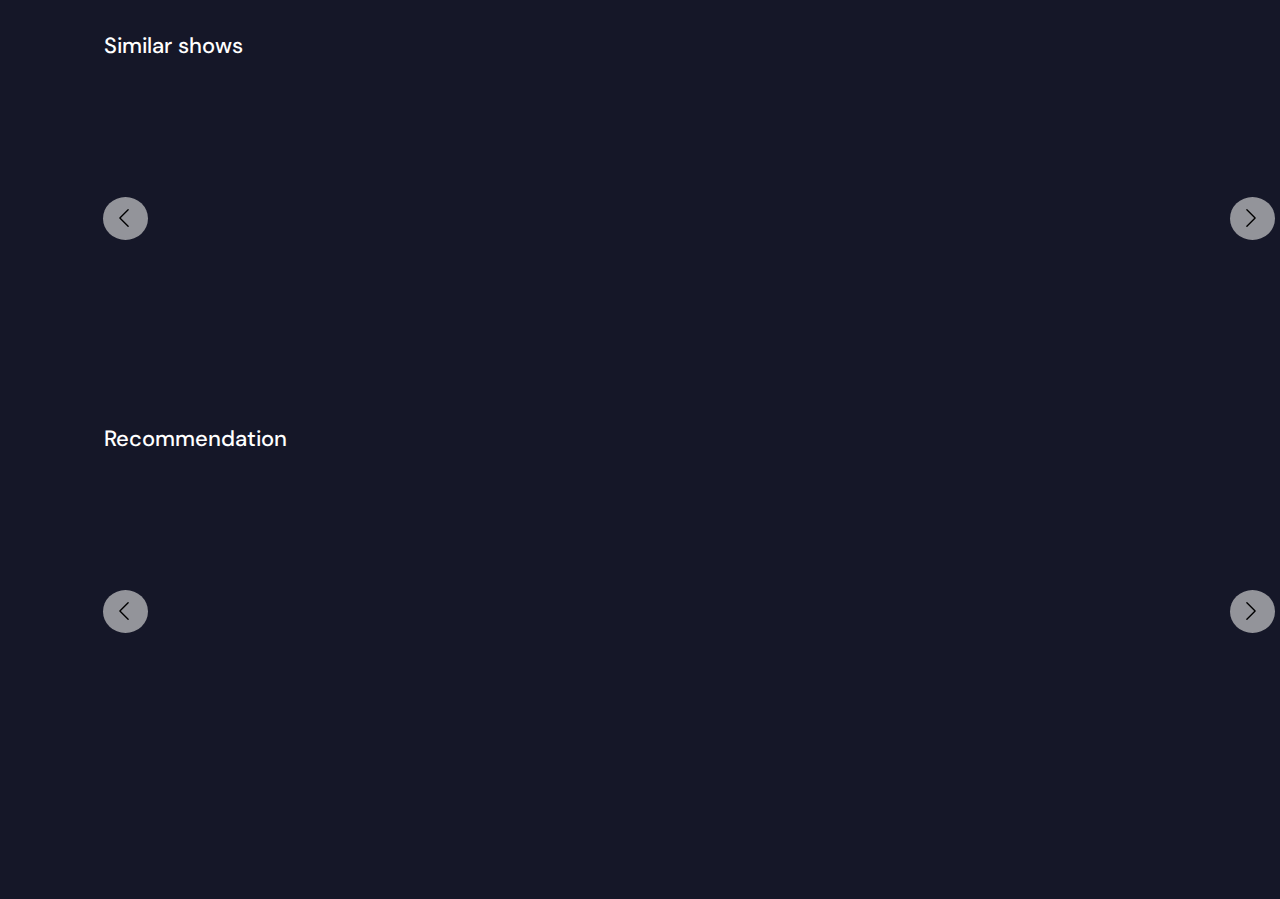
<file: TvShowsDetails.html>
<!DOCTYPE html>
<html lang="en">

<head>
    <meta charset="UTF-8">
    <meta http-equiv="X-UA-Compatible" content="IE=edge">
    <meta name="viewport" content="width=device-width, initial-scale=1.0">
    <title>MovieMatrix</title>
    <link rel="icon" type="image/png" sizes="32x32" href="./resources/D moviesand tv show.png">
    <link rel="preconnect" href="https://fonts.googleapis.com">
    <link rel="preconnect" href="https://fonts.gstatic.com" crossorigin>
    <link href="https://fonts.googleapis.com/css2?family=DM+Sans:wght@400;500;700&display=swap" rel="stylesheet">
    <link rel="preconnect" href="https://fonts.googleapis.com">
    <link rel="preconnect" href="https://fonts.gstatic.com" crossorigin>
    <link href="https://fonts.googleapis.com/css2?family=Kumbh+Sans:wght@400;500;600;700&display=swap" rel="stylesheet">
    <link rel="stylesheet" href="./style.css">
</head>

<body class="body">
    <main class="main">
        <div class=" overlay overlay2"></div>
        <div class="overlay_side_navabar"></div>
        <div class="sidenav_container_movieDetail">
            <div class="sidenav_child_container">
                <nav class="sidenav sidenav_2">
                    <svg xmlns="http://www.w3.org/2000/svg" width="18" height="18" fill="#ffff"
                        class="arrow_left bi-arrow-left" viewBox="0 0 16 16">
                        <path fill-rule="evenodd"
                            d="M15 8a.5.5 0 0 0-.5-.5H2.707l3.147-3.146a.5.5 0 1 0-.708-.708l-4 4a.5.5 0 0 0 0 .708l4 4a.5.5 0 0 0 .708-.708L2.707 8.5H14.5A.5.5 0 0 0 15 8z" />
                    </svg>
                    <h3 class="title">MovieMatrix</h3>
                    <svg xmlns="http://www.w3.org/2000/svg" width="33" height="33" fill="currentColor"
                        class="hamburger bi-list" viewBox="0 0 16 16">
                        <path class="pathh pathhphone" fill-rule="evenodd"
                            d="M2.5 12a.5.5 0 0 1 .5-.5h10a.5.5 0 0 1 0 1H3a.5.5 0 0 1-.5-.5zm0-4a.5.5 0 0 1 .5-.5h10a.5.5 0 0 1 0 1H3a.5.5 0 0 1-.5-.5zm0-4a.5.5 0 0 1 .5-.5h10a.5.5 0 0 1 0 1H3a.5.5 0 0 1-.5-.5z" />
                    </svg>
                    <div class="menu">
                        <h4 class="menu_title">Menu</h4>
                        <ul class="menu_ul">
                            <li class="home">
                                <a class="sidenavlinks" href="./index.html"><svg xmlns="http://www.w3.org/2000/svg"
                                        width="22" height="22" fill="currentColor" class="bi bi-house-fill"
                                        viewBox="0 0 16 16">
                                        <path class="path" fill-rule="evenodd"
                                            d="m8 3.293 6 6V13.5a1.5 1.5 0 0 1-1.5 1.5h-9A1.5 1.5 0 0 1 2 13.5V9.293l6-6zm5-.793V6l-2-2V2.5a.5.5 0 0 1 .5-.5h1a.5.5 0 0 1 .5.5z" />
                                        <path class="path" fill-rule="evenodd"
                                            d="M7.293 1.5a1 1 0 0 1 1.414 0l6.647 6.646a.5.5 0 0 1-.708.708L8 2.207 1.354 8.854a.5.5 0 1 1-.708-.708L7.293 1.5z" />
                                    </svg><span class="Home_title title_span">Home</span></a>
                            </li>
                            <li class="movie">
                                <a class="sidenavlinks" href="./moviesGenre.html">
                                    <svg xmlns="http://www.w3.org/2000/svg" width="22" height="22" fill="currentColor"
                                        class="bi bi-play-fill" viewBox="0 0 16 16">
                                        <path class="path"
                                            d="m11.596 8.697-6.363 3.692c-.54.313-1.233-.066-1.233-.697V4.308c0-.63.692-1.01 1.233-.696l6.363 3.692a.802.802 0 0 1 0 1.393z" />
                                    </svg>
                                    <span class="movie_name title_span">Movies</span></a>
                            </li>
                            <li class="tv_shows">
                                <a class="sidenavlinks" href="./tvShows.html">
                                    <svg xmlns="http://www.w3.org/2000/svg" width="22" height="22" fill="currentColor"
                                        class="bi bi-tv-fill" viewBox="0 0 16 16">
                                        <path class="path"
                                            d="M2.5 13.5A.5.5 0 0 1 3 13h10a.5.5 0 0 1 0 1H3a.5.5 0 0 1-.5-.5zM2 2h12s2 0 2 2v6s0 2-2 2H2s-2 0-2-2V4s0-2 2-2z" />
                                    </svg>
                                    <span class="tv_shows_title title_span">Shows</span></a>
                            </li>
                            <li class="settings">
                                <a class="sidenavlinks" href="./About.html">
                                    <svg xmlns="http://www.w3.org/2000/svg" width="22" height="22" fill="currentColor"
                                        class="bi bi-info-square-fill" viewBox="0 0 16 16">
                                        <path class="path"
                                            d="M0 2a2 2 0 0 1 2-2h12a2 2 0 0 1 2 2v12a2 2 0 0 1-2 2H2a2 2 0 0 1-2-2V2zm8.93 4.588-2.29.287-.082.38.45.083c.294.07.352.176.288.469l-.738 3.468c-.194.897.105 1.319.808 1.319.545 0 1.178-.252 1.465-.598l.088-.416c-.2.176-.492.246-.686.246-.275 0-.375-.193-.304-.533L8.93 6.588zM8 5.5a1 1 0 1 0 0-2 1 1 0 0 0 0 2z" />
                                    </svg><span class="settings_title title_span">About</span></a>
                            </li>
                        </ul>
                    </div>
                </nav>
            </div>
        </div>
        <section class="section_one section_one_movieDetail">
            <div class="nav_paremt_conatainer movieDetailnav_paremt_conatainer">
                <nav class="navContainer movieDetailnavContainer">
                    <svg xmlns="http://www.w3.org/2000/svg" width="33" height="33" fill="currentColor"
                        class="hamburger hamburgerphone bi-list" viewBox="0 0 16 16">
                        <path class="pathh" fill-rule="evenodd"
                            d="M2.5 12a.5.5 0 0 1 .5-.5h10a.5.5 0 0 1 0 1H3a.5.5 0 0 1-.5-.5zm0-4a.5.5 0 0 1 .5-.5h10a.5.5 0 0 1 0 1H3a.5.5 0 0 1-.5-.5zm0-4a.5.5 0 0 1 .5-.5h10a.5.5 0 0 1 0 1H3a.5.5 0 0 1-.5-.5z" />
                    </svg>
                    <input class="search" type="text" placeholder="Search ">
                    <div class="light_darkmode"></div>
                </nav>
            </div>
            <section class="section_two section_two2">
                <div class="posterbig"></div>
                <div class="poster_big">
                    <div class="gradient"></div>
                    <div class="line"></div>
                </div>
                <section class="movie_details">

                </section>
                <section class="section_story">
                </section>
                <section class="Trailer_section">
                </section>
                <section
                    class=" Now_playing_movies_container Now_playing_movies_container_movieDetail movie_caste_container "
                    id="cast_con">
                    <h4 class="Now_playing_movies_container_title">Cast</h4>

                    <svg xmlns="http://www.w3.org/2000/svg" width="16" height="16" fill="currentColor"
                        class="leftarrow arrowbtn bi-chevron-left" viewBox="0 0 16 16">
                        <path fill-rule="evenodd"
                            d="M11.354 1.646a.5.5 0 0 1 0 .708L5.707 8l5.647 5.646a.5.5 0 0 1-.708.708l-6-6a.5.5 0 0 1 0-.708l6-6a.5.5 0 0 1 .708 0z" />
                    </svg>
                    <svg xmlns="http://www.w3.org/2000/svg" width="16" height="16" fill="currentColor"
                        class="rightarrow arrowbtn bi-chevron-right" viewBox="0 0 16 16">
                        <path fill-rule="evenodd"
                            d="M4.646 1.646a.5.5 0 0 1 .708 0l6 6a.5.5 0 0 1 0 .708l-6 6a.5.5 0 0 1-.708-.708L10.293 8 4.646 2.354a.5.5 0 0 1 0-.708z" />
                    </svg>
                    <div class="Casdiv">
                    </div>
                </section>

                <section
                    class=" Now_playing_movies_container Now_playing_movies_container_movieDetail similar_movies_container"
                    id="Similarovie">
                    <h4 class="Now_playing_movies_container_title">Similar shows</h4>

                    <svg xmlns="http://www.w3.org/2000/svg" width="16" height="16" fill="currentColor"
                        class="leftarrow arrowbtn bi-chevron-left" viewBox="0 0 16 16">
                        <path fill-rule="evenodd"
                            d="M11.354 1.646a.5.5 0 0 1 0 .708L5.707 8l5.647 5.646a.5.5 0 0 1-.708.708l-6-6a.5.5 0 0 1 0-.708l6-6a.5.5 0 0 1 .708 0z" />
                    </svg>
                    <svg xmlns="http://www.w3.org/2000/svg" width="16" height="16" fill="currentColor"
                        class="rightarrow arrowbtn bi-chevron-right" viewBox="0 0 16 16">
                        <path fill-rule="evenodd"
                            d="M4.646 1.646a.5.5 0 0 1 .708 0l6 6a.5.5 0 0 1 0 .708l-6 6a.5.5 0 0 1-.708-.708L10.293 8 4.646 2.354a.5.5 0 0 1 0-.708z" />
                    </svg>
                    <div class="Now_playing_movies_div Now_playing_movies_div_movieDetail Similar_movies_div">
                    </div>
                </section>
                <section
                    class=" Now_playing_movies_container Now_playing_movies_container_movieDetail reccomendation movie "
                    id="recommenn">
                    <h4 class="Now_playing_movies_container_title">Recommendation</h4>

                    <svg xmlns="http://www.w3.org/2000/svg" width="16" height="16" fill="currentColor"
                        class="leftarrow arrowbtn bi-chevron-left" viewBox="0 0 16 16">
                        <path fill-rule="evenodd"
                            d="M11.354 1.646a.5.5 0 0 1 0 .708L5.707 8l5.647 5.646a.5.5 0 0 1-.708.708l-6-6a.5.5 0 0 1 0-.708l6-6a.5.5 0 0 1 .708 0z" />
                    </svg>
                    <svg xmlns="http://www.w3.org/2000/svg" width="16" height="16" fill="currentColor"
                        class="rightarrow arrowbtn bi-chevron-right" viewBox="0 0 16 16">
                        <path fill-rule="evenodd"
                            d="M4.646 1.646a.5.5 0 0 1 .708 0l6 6a.5.5 0 0 1 0 .708l-6 6a.5.5 0 0 1-.708-.708L10.293 8 4.646 2.354a.5.5 0 0 1 0-.708z" />
                    </svg>
                    <div
                        class="Now_playing_movies_div Now_playing_movies_div_movieDetail recommendation_movies_div reccomendation_tvshow">
                    </div>
                </section>
            </section>
        </section>

    </main>

    <script src="./TvShowsDetails.js"></script>
</body>

</html>
</file>
<file: style.css>
* {
    margin: 0;
    padding: 0;
    box-sizing: border-box;
}

body {
    background-color: var(--navbar-background);
    font-family: 'DM Sans', sans-serif;
    transition-duration: 0.5s;
    transition-timing-function: linear;

}



:root {
    --background: #151728;
    ;
    --shadow: rgba(0, 0, 0, 0.1) 0px 3px 6px 0px, rgba(0, 0, 0, 0.08) 0px 1px 3px 0px;

}

body {
    background-color: var(--background);
}

html {
    -webkit-tap-highlight-color: transparent;
}

.main {
    display: flex;
    position: relative;
}

.overlay {
    width: 100%;
    position: fixed;
    background-color: white;
    height: 0%;
    z-index: -1;
    transition-duration: 0.5s;
    transition-timing-function: linear;
}



.sidenav_container {
    width: 5rem;

}

.sidenav {
    height: 100vh;
    width: 77px;
    display: flex;
    flex-direction: column;
    overflow: hidden;
    position: fixed;
    height: 100%;
    transition-duration: 0.2s;
    transition-timing-function: ease-out;
    z-index: 3;
    background-color: #33373e;
    background-color: #202326;
    padding: 0 0 0 2px;
    transition-duration: 0.3s;
    transition-timing-function: linear;
    /* background-image: url("./resources/D\ moviesand\ tv\ shows\ \(Transparent\ BG\).png"); */
    background-position: center;
    background-repeat: no-repeat;
    background-size: contain;
    background-position-y: 100%;
}


.sidenav_2 {
    width: 5rem;
}


.sidenavlinks {
    display: flex;
    align-items: center;
    gap: 44px;
    width: fit-content;
    cursor: pointer;
    text-decoration: none;
    padding: 8px 0px 10px 18px;
}



.arrow_left {
    display: none;
    align-self: end;
    width: 25px;
    margin-right: 2px;
    margin-top: 10px;
    cursor: pointer;
    transition-duration: 0.5s;
    transition-timing-function: linear;
}

.title {
    display: none;
    color: white;
    font-family: 'Kumbh Sans', sans-serif;
    font-size: 18px;
    letter-spacing: 3px;
    margin: 0px 14px 0px 12px;
    align-self: center;
    margin-top: 36px;
    transition-duration: 0.5s;
    transition-timing-function: linear;
}

.hamburger {
    display: block;
    margin-top: 2rem;
    cursor: pointer;
    width: 35px;
    align-self: center;
    transition-duration: 0.5s;
    transition-timing-function: linear;
}

.pathh {
    fill: #ffffff;
}



.menu {
    margin-left: 0rem;
    margin-top: 4rem;
    display: flex;
    justify-content: center;
}

.menu_ul {
    display: flex;
    flex-direction: column;
    gap: 50px;
    margin-left: 5rem;
}

.menu_title {
    margin-bottom: 20px;
    font-family: 'DM Sans', sans-serif;
    color: #fffffff5;
    font-weight: 500;
    font-size: 17px;
    letter-spacing: 1px;
    display: none;
    opacity: 0.7;
}


.bi {
    cursor: pointer;
}

.path {
    /* fill: #287bff; */
    fill: #b3bfd3;
    color: white;
}


.menu_ul li span {
    color: #ffffff9e;
    font-size: 15px;
    font-weight: 500;
    letter-spacing: 0px;
    /* display: none;*/
}





.GoogleButton {
    color: rgb(199 199 199 / 90%);
    cursor: pointer;
    padding: 7px 16px 7px 16px;
    border-radius: 11px;
    font-size: 11px;
    text-decoration: none;
    transition: all .2s ease-in-out;
    background: #1b1d30;
}

.playButtonContainer {
    display: flex;
    align-items: center;
    gap: 30px;
}

.GoogleButton:hover {
    box-shadow: 0 8px 16px 0 rgb(0 0 0 / 20%), 0 6px 20px 0 rgb(0 0 0 / 19%);
    color: rgb(255, 255, 255);

}





body.minimize_siderbar .sidenav {
    width: 14rem;
    transition-duration: 0.2s;
    transition-timing-function: linear;
    height: 100%;
    background-size: 153px;
    background-position-y: 103%;
}

body.minimize_siderbar .sidenav_container {
    width: 16rem;
    transition-duration: 0.2s;
    transition-timing-function: linear;
}

body.minimize_siderbar .arrow_left {
    display: block;
    transition-duration: 0.2s;
    transition-timing-function: linear;
}

body.minimize_siderbar .title {
    display: block;
    transition-duration: 0.2s;
    transition-timing-function: linear;
}

body.minimize_siderbar .hamburger {
    display: none;
    transition-duration: 0.2s;
    transition-timing-function: linear;

}

body.minimize_siderbar .title_span {
    display: inline-block;
}

body.minimize_siderbar .menu_title {
    display: block;
}

body.minimize_siderbar .menu {
    margin-left: 2rem;
    margin-top: 4rem;
    display: block;
}


body.minimize_siderbar .menu_ul {
    display: flex;
    flex-direction: column;
    gap: 45px;
    margin-left: 0rem;
}



body.minimize_siderbar .sidenavlinks {
    padding: 8px 95px 10px 18px;
    gap: 15px;
}


body.minimize_siderbar .section_one {
    margin-left: 1rem;
    transition-duration: 0.2s;
    transition-timing-function: linear;

}

body.minimize_siderbar .Now_playing_movies_container {
    width: 79vw;
    position: relative;
    transition-duration: 0.2s;
    transition-timing-function: linear;
}

body.minimize_siderbar .light_darkmode {
    right: 25%;
    transition-duration: 0.2s;
    transition-timing-function: linear;
}

body.minimize_siderbar .navContainer {
    left: 225px;
    transition-duration: 0.2s;
    transition-timing-function: linear;

}

body.minimize_siderbar .movieDetailnavContainer {
    left: 223px;

}




body.minimize_siderbar .sidenav_child_container {
    width: 14rem;
    transition-duration: 0.2s;
    transition-timing-function: linear;
}

body.minimize_siderbar .section_one_movieDetail {
    margin-left: 14rem;
    transition-duration: 0.2s;
    transition-timing-function: linear;
}



.section_one {
    margin-left: 1rem;
    transition-duration: 0.3s;
    transition-timing-function: linear;
    overflow: hidden;


}

.nav_paremt_conatainer {
    background-color: var(--background);
    height: 5rem;
    z-index: 2;

    transition-timing-function: linear;
}


.navContainer {
    Display: flex;

    height: 5rem;
    align-items: center;
    padding: 0px 146px 0px 63px;
    justify-content: space-between;
    position: fixed;
    width: -webkit-fill-available;
    z-index: 2;
    left: 81px;
    margin: 0 0 0 0px;
    transition-duration: 0.2s;
    transition-timing-function: ease-out;
}



.navContainer input {
    background-image: url("data:image/svg+xml;charset=utf-8,%3Csvg xmlns='http://www.w3.org/2000/svg' viewBox='0 0 56.966 56.966' fill='%23717790c7'%3E%3Cpath d='M55.146 51.887 41.588 37.786A22.926 22.926 0 0 0 46.984 23c0-12.682-10.318-23-23-23s-23 10.318-23 23 10.318 23 23 23c4.761 0 9.298-1.436 13.177-4.162l13.661 14.208c.571.593 1.339.92 2.162.92.779 0 1.518-.297 2.079-.837a3.004 3.004 0 0 0 .083-4.242zM23.984 6c9.374 0 17 7.626 17 17s-7.626 17-17 17-17-7.626-17-17 7.626-17 17-17z'/%3E%3C/svg%3E");
    background-repeat: no-repeat;
    padding: 0px 26px 1px 14px;
    height: 36px;
    outline: none;
    border: none;
    border-radius: 9px;
    box-shadow: var(--shadow);
    background-color: #82819357;
    background-size: 20px;
    background-position-y: center;
    background-position: 98%;
    color: #ffff;
    width: 34%;
    letter-spacing: 1px;
    font-size: 14px;
    transition-duration: 0.2s;
    transition-timing-function: linear;

}

::placeholder {
    color: #ffff;
    opacity: 0.6;
}


.light_darkmode {
    background-image: url(./resources/icon-sun.svg);
    background-color: black;
    width: 35px;
    background-repeat: no-repeat;
    height: 32px;
    background-position: center;
    background-size: 18px;
    border-radius: 10px;
    background-color: rgb(87 88 92 / 54%);
    background-color: #3b3e5e;
    position: absolute;
    right: 16%;
    transition-duration: 0.5s;
    transition-timing-function: linear;

}



.home_header {
    color: #ffff;
    margin: 0px 90px 18px 0px;
    font-size: 32px;
}

.Home_header_container {
    display: flex;
    /* width: 100%; */
    height: 34vw;
    margin: 0;
    position: absolute;
    top: 0;
    right: 0;
    left: 0;
    margin-left: 4rem;
    transition-duration: 0.3s;
    transition-timing-function: linear
}

body.minimize_siderbar .Home_header_container {
    margin-left: 14rem;
}




.first_box {
    width: 72%;
    background-blend-mode: luminosity;
    background-blend-mode: hard-light;
    background-color: #4784ff;
    background-image: url(./resources/John-Wick-Wallpaper-removebg.png);
    background-image: url(./resources/Homelaner-removebg-preview.png);
    display: flex;
    flex-direction: column;
    gap: 2rem;
    padding: 27px 12px 13px 25px;
    background-repeat: no-repeat;
    background-size: 27rem;
    border-radius: 15px;
    color: #4784ff;
    background-position: 100%;
    background-position: 107%;
    box-shadow: 0 6px 30px -10px #4a74c9;
    z-index: 1;

}

.about {
    line-height: 1.4;
    font-size: 26px;
    color: #ffff;
}


.logo {
    display: flex;
    align-items: center;
}

.header_logo {
    width: 45px;
    height: 45px;
    background: #00008b00;
    padding: 5px;
    border-radius: 50%;
    border: 1px solid #ffffff;
}

.feather {
    width: 10px;
    background: #ffff;
    padding: 1px;
    border-radius: 50%;
    position: relative;
    left: -9px;
    top: 11px;
}

.quality_about {
    line-height: 2;
}

.free {
    font-size: 15px;
    font-weight: 700;
    color: #ffff;
    letter-spacing: 1px;
    color: #ffff;
}

.quality {
    display: flex;
    gap: 10px;
    align-items: center;
    font-size: 13px;
    font-weight: 500;
    color: #ffff;
}

.dot {
    width: 5px;
    height: 5px;
    background-color: #ffff;
    ;
    border-radius: 50%;
}

.second_box {
    background-color: #4784ff;
    background-image: url(./resources/Homelandeer1.png);
    display: flex;
    flex-direction: column;
    gap: 2rem;
    padding: 27px 12px 13px 25px;
    background-repeat: no-repeat;
    background-size: initial;
    border-radius: 15px;
    color: #4784ff;
    background-position: 24%;
    background-position-y: -40px;
    width: 25%;
    background-blend-mode: hard-light;
    box-shadow: 0 6px 30px -10px #4a74c9;
    z-index: 1;
}

/* Now playing movies container*/

.Now_playing_movies_container {
    width: 94vw;
    position: relative;
    margin: 0px 0 0 24px;
}

.Now_playing_movies_container_title {
    color: #ffff;
    font-size: 22px;
    margin: 8px 0px 14px 0px;
    font-weight: 500;
}

.Now_playing_movies_div,
.current_popular_movies_div,
.Top_rated_movies_div,
.Casdiv {
    padding: 14px 41px 9px 0px;
    margin: 13px 35px 30px 0px;
    display: flex;
    gap: 0rem;
    overflow-x: scroll;
    overflow-y: hidden;
    transition-duration: 0.5s;
    transition-timing-function: linear;
    height: 20rem;
    position: relative;

}




.Now_playing_movies,
.current_popular_movies,
.Top_rated_movies,
.person_movies {
    cursor: pointer;
    position: absolute;
    transition-duration: 0.3s;
    transition-timing-function: linear;
}



.Now_playing_movies_div::-webkit-scrollbar {
    display: none;
}

.Casdiv::-webkit-scrollbar {
    display: none;
}

.current_popular_movies_div::-webkit-scrollbar {
    display: none;
}

.Top_rated_movies_div::-webkit-scrollbar {
    display: none;
}

.Now_playing_movies,
.current_popular_movies,
.Top_rated_movies,
.person_movies {

    width: 10rem;
}



.poster {
    width: inherit;
    border-radius: 20px;
    transition-duration: 0.2s;
    transition-timing-function: ease-in-out;
    height: 15rem;
    object-fit: cover;

}

.posterlink {
    width: inherit;
}

.poster:hover {
    opacity: 0.7;
    transform: scale(1.07);
    transition-duration: 0.2s;
    transition-timing-function: ease-in-out;
}


.movie_title {
    text-overflow: ellipsis;
    color: #ffff;
    height: 28px;
    white-space: nowrap;
    overflow: hidden;
    margin: 9px 4px 2px 4px;
    font-size: 15px;
    font-weight: 500;
}



.date_rating {
    display: flex;
    align-items: center;
    color: #ffff;
    margin: 0 7px 0 7px;
}

.date {
    font-size: 13px;
    color: #999999;
}

.star {
    margin-left: 5px;
}

.rating {
    font-size: 13px;
    color: #999999;
    flex: 1;
}

.dot2 {
    margin: 0 7px 0 7px;
    color: #999999;
}

.category {
    border: 1px solid #767676;
    padding: 2px 4px 2px 4px;
    font-size: 10px;
    color: #d9d9d9;
    border-radius: 4px;
    opacity: .7;
}

.arrowbtn {
    position: absolute;
    bottom: 154px;
    width: 45px;
    height: 43px;
    fill: rgb(0, 0, 0);
    cursor: pointer;
    background-color: rgb(219 219 219 / 64%);
    border-radius: 50%;
    padding: 10px 13px 11px 10px;

}

.arrowbtn:hover {
    fill: rgb(129, 125, 125);
}

.rightarrow {
    float: right;
    margin: 0 7px 0px 0px;
    right: 25px;
    z-index: 2;
}

.rightarrowindex {
    right: 46px;
}


.leftarrow {
    left: -1px;
    z-index: 1;
}

.alertMsg {
    background-color: #ffff;
    height: fit-content;
    width: 22rem;
    position: absolute;
    z-index: 4;
    display: flex;
    flex-direction: column;
    align-items: center;
    gap: 1rem;
    padding: 26px 22px 25px 31px;
    left: 31%;
    top: -60rem;
    border-radius: 12px;
    transition-duration: 1s;
    transition-timing-function: linear;
}

.alertMsg_header {
    font-weight: 700;
    font-size: 27px;
}

.alertMsg_para {
    margin: 1px 0 9px 7px;
    color: #505050;
    text-align: center;
    font-weight: 600;
    font-size: larger;
}


.alertLink {
    border: none;
    outline: none;
    padding: 10px 80px 10px 80px;
    font-size: 13px;
    letter-spacing: 1px;
    font-weight: 500;
    border-radius: 11px;
    width: fit-content;
    box-shadow: var(--shadow);
    background-color: #3b84f1;
    color: #000000;
    cursor: pointer;
}


.okaybtn {
    border: none;
    outline: none;
    padding: 10px 80px 10px 80px;
    font-size: 18px;
    letter-spacing: 1px;
    font-weight: 500;
    border-radius: 11px;
    width: fit-content;
    box-shadow: var(--shadow);
    background-color: #242424;
    color: #c7c7c7;
    cursor: pointer;
}

.okaybtn:hover {
    color: #ffff;
    background-color: #414040;
}





/* HTML 2*/

.posterbig {
    height: 80vh;
    position: relative;
}


.poster_big {
    position: relative;
}


.poster_big_img {
    height: 100%;
    object-fit: cover;
    object-position: 50% 0;
    width: 100%;
}

.gradient {
    background: -moz-linear-gradient(top, rgba(125, 185, 232, 0) 0, #151728 100%);
    background: -webkit-linear-gradient(top, rgba(125, 185, 232, 0), #151728);
    background: linear-gradient(180deg, rgba(125, 185, 232, 0) 0, #151728);
    bottom: 0;
    filter: progid:DXImageTransform.Microsoft.gradient(startColorstr="#007db9e8", endColorstr="#151728", GradientType=0);
    left: 0;
    position: absolute;
    right: 0;
    top: 0;
    position: absolute;
    right: 0;
    top: -220px;
    height: 14rem;
    z-index: 1;
}

.line {
    background-color: var(--background);
    width: 100%;
    position: absolute;
    height: 101px;
    z-index: 1;
    bottom: -58px;
    border-radius: 45px 45px 0 0px;

}


.sidenav_container_movieDetail {
    position: fixed;
    top: 0;
    align-items: center;
    bottom: 0;
    z-index: 9999;
    overflow: hidden;
    width: initial;
}

.section_one_movieDetail {
    margin-left: 5rem;
}


.sidenav_child_container {
    width: 5rem;
    height: 100%;
    transition-duration: 0.3s;
    transition-timing-function: linear;
}





.movieDetailnav_paremt_conatainer {
    z-index: 2;
}

.movieDetailnavContainer {
    z-index: 3;
    background-color: rgb(21 23 40 / 0%);
    backdrop-filter: blur(0px);
    left: 80px;
}

.bgadd {
    background-color: rgb(35 38 60 / 49%);
    backdrop-filter: blur(4px);
}

.movie_details {

    display: flex;
    align-items: center;
    gap: 2rem;
    background-color: var(--background);
}

.movie_details_poster {
    width: 13rem;
    border-radius: 20px;
    z-index: 1;
    transform: translateX(60px)translateY(-8rem);
    box-shadow: var(--shadow);

}

.movie_details_about {
    z-index: 1;
    transform: translateX(52px) translateY(-75px);
    display: flex;
    flex-direction: column;
    gap: 1rem;


}

.movie_details_title {

    width: 31rem;
    font-size: 31px;
    word-break: break-word;
    word-spacing: 3px;
    color: #ffffffe6;
}


.movie_details_about_category_ul {
    display: flex;
    gap: 1rem;
    font-size: 13px;
    flex-wrap: wrap;
    width: 85%;

}

.movie_details_category_ul_li {
    list-style: none;
    background-color: #54545475;
    box-shadow: var(--shadow);
    padding: 3px 7px 3px 7px;
    border-radius: 5px;
    color: #d7d7d7;
}

.overlay2 {
    z-index: 0;
}

.section_two2 {
    transform: translateY(-82px);
}

.time {
    font-size: 13px;
    color: #999999;
}

.play_btn {
    background-image: url();
    border: none;
    outline: none;
    padding: 10px 80px 10px 80px;
    font-size: 18px;
    letter-spacing: 1px;
    font-weight: 500;
    border-radius: 10px;
    gap: 3px;
    display: flex;
    width: fit-content;
    box-shadow: var(--shadow);
    background-color: #2b2e4a;
    color: #c7c7c7;
    border: 1px solid #2b2e4a;
    cursor: pointer;
}

.play_btn:hover {
    background-color: white;
    color: black;
}

.section_story {
    width: 85%;
    color: #a9a9a9;
    /* line-height: 1.08; */
    font-size: 16px;
    letter-spacing: 0px;
    word-spacing: 1px;
    transform: translateY(-40px);
    margin-left: 5rem;
}



.overlay2 {
    z-index: -1;
}



.unreleased_image {

    transform: scale(1.3);
    opacity: 0.6
}

.unreleased_link {
    height: 7rem;
    overflow-y: clip;
    border-radius: 7px;
}




.movie_title:hover {
    text-overflow: initial;
    overflow: visible;
    font-size: 15px;
    font-weight: 500;
    width: fit-content;
    z-index: 999;
    position: relative;
    border-radius: 5px;
    transition: all .2s ease-in-out;
    padding: 0px 15px 0px 4px;
    background: #151620;
    transform: scale(1.04);
    cursor: pointer;
}


.Now_playing_movies:has(.movie_title:hover) {
    z-index: 1;
}

.current_popular_movies:has(.movie_title:hover) {
    z-index: 1;
}

.Top_rated_movies:has(.movie_title:hover) {
    z-index: 1;
}






.trending_container {
    margin: 0;
    height: inherit;
    width: 100%;
}


.trending_child {
    position: absolute;
    height: inherit;
    z-index: 0;
    width: 100%;
    background: hsla(0, 0%, 91%, 1);
    background: radial-gradient(circle, hsla(0, 0%, 91%, 1) 0%, hsla(234, 31%, 12%, 1) 100%);
    background: -moz-radial-gradient(circle, hsla(0, 0%, 91%, 1) 0%, hsla(234, 31%, 12%, 1) 100%);
    background: -webkit-radial-gradient(circle, hsla(0, 0%, 91%, 0%) 0%, hsla(234, 31%, 12%, 1) 86%);
    left: 0px;
    right: 0;

}

.trending_child_2 {
    background: -webkit-linear-gradient(top, rgba(125, 185, 232, 0), #151728);
    position: absolute;
    height: 7rem;
    z-index: 1;
    width: inherit;
    bottom: -8px;
}


.trending_poster {
    object-fit: cover;
    height: fit-content;
    width: inherit;
    display: flex;
    justify-content: center;


}

.trending_div_container {
    height: inherit;
    width: inherit;
    display: flex;
    position: relative;
    overflow: hidden;
}

.trending_div {
    width: inherit;
    height: inherit;
}


.slides {
    position: absolute;
    transition-timing-function: linear;
    transition-duration: 0.5s;
}


.trending_arrow {
    height: 2rem;
    fill: #f0f8ff57;
}

.Trending_arrow_container {
    position: absolute;
    top: 50%;
    z-index: 2;
    width: 99%;
    display: flex;
    justify-content: space-between;
    cursor: pointer;
    right: 0;
}

.trending_details {
    width: fit-content;
    text-align: center;
    filter: drop-shadow(2px 0px 1px black);
    position: absolute;
    bottom: 5vw;
    z-index: 1;

}

.Trending_heading {
    color: #ffff00d1;
    background-image: linear-gradient(90deg, rgba(207, 207, 207, 0) 0%, hsla(234, 31%, 12%, 1) 50%, rgba(72, 73, 86, 0) 97%);
    font-family: monospace;
    opacity: .7;
    font-weight: 100;
    font-size: 13px;
    margin-bottom: 5px;
}

.trending_title {
    color: #f1efef;
    font-size: 3vw;
    font-family: cursive;
}





.Now_playing_movies_container_trend {
    margin-top: 33vw;
}




/* Light mode*/

body.light .nav_paremt_conatainer {
    background-color: hsla(0, 0%, 100%, .75);
    transition-duration: 0.6s;
    transition-timing-function: linear;
}



body.light .movieDetailnavContainer {
    /* z-index: 3;*/
    background-color: rgba(21, 23, 40, 0);
}


body.light .bgadd {
    background-color: rgb(239 239 239 / 82%);
}


body.light .sidenav {
    background-color: #287bff;
}

body.light .pathh {
    fill: #ffff;
}

body.light .bi {
    background-color: #ffffff;
    box-shadow: 0 3px 6px 0 rgb(0 0 0 / 10%), 0 1px 3px 0 rgb(0 0 0 / 8%);
}

body.light .path {
    fill: #646464;
}



body.light .menu_ul li:hover .path {
    fill: #287bff;
}

body.light .menu_ul li:hover .title_span {
    color: #287bff;
}

body.light .arrow_left {
    fill: #ffff;
}

body.light .arrow_left:hover {
    fill: #000000;
}

body.light .title_span {
    color: #f1f1f1;
}


body.light .title {
    color: #ffffff;
}

body.light .menu_title {
    color: #ffff;
}



body.light .home_header {
    color: rgb(61, 61, 61);
    margin: 0px 90px 18px 0px;
    font-size: 32px;
}

body.light .overlay {
    height: 100%;
    transition-duration: 0.3s;
    transition-timing-function: linear;

}

body.light .Now_playing_movies_container_title {
    color: #353434;
}

body.light .movie_title {
    color: #2F2F33;
}

body.light .dot2 {
    background-color: #898787;
}

body.light .category {
    color: #565656;
}

body.light .arrowbtn {
    fill: rgb(94, 94, 94);
}

body.light .arrowbtn:hover {
    fill: rgb(196, 196, 196);
    background-color: rgba(145, 145, 145, 0.562);
}

body.light .navContainer input {
    background-color: #ffffff5c;
    color: rgb(0 0 0);

}

body.light ::placeholder {
    color: rgb(158, 158, 158);
}

body.light .light_darkmode {
    background-image: url(./resources/icon-moon.svg);
    background-color: #ffffff4a;
    transition-duration: 0.5s;
    transition-timing-function: linear;
    box-shadow: var(--shadow);
    background-blend-mode: luminosity;
}

body.light .light_darkmode:hover {
    background-blend-mode: normal;
}

body.light .line {
    background-color: #ffffff;
}

body.light .movie_details {
    transition-duration: 0.5s;
    transition-timing-function: linear;
    background-color: #ffffff;
}

body.light .movie_details_category_ul_li {
    background-color: white;
}

body.light .movie_details_title {
    color: #000000d1;
}

body.light .movie_details_category_ul_li {
    background-color: #f1f1f1ab;
    color: #6c6c6c;
}

body.light .play_btn {
    background-color: white;
    color: #444444;
    border: 1px solid rgb(193 193 193);

}

body.light .play_btn:hover {
    background-color: rgba(0, 0, 0, 0.801);
    color: #ffff;
}



body.light .menu ul li.hovered .title_span,
body.light .menu ul li.hovered .path {
    color: #287bff;
    fill: #287bff;
}



body.light .bi {
    background-color: #ffffff;
    box-shadow: 0 0 0 0
}

body.light .bi {
    background-color: #ffffff00;
    box-shadow: 0 0 0 0;
}

body.light .path {
    fill: #ffffff;
}


body.light .title_span {
    color: #ffffff;
}


body.light .menu ul li:hover,
body.light .menu ul li.hovered {
    background: #ffff;
}


body.light .GoogleButton {
    color: rgb(151 145 145 / 90%);
    background: #7e7c7c0f;

}

body.light .GoogleButton:hover {

    color: rgba(0, 0, 0, 0.76);
    background: #7e7e7e0f;
}


body.light .movie_title:hover {
    background-color: whitesmoke;
}

body.light .trending_child_2 {
    background: -webkit-linear-gradient(top, rgba(125, 185, 232, 0), #ffffff);
}

body.light .trending_child {
    background: -webkit-radial-gradient(circle, hsla(0, 0%, 91%, 0%) 0%, hsl(0deg 0% 100%) 97%);

}

body.light .trending_arrow {
    height: 2rem;
    fill: #00000070;
}





.playLink {
    text-decoration: none;
}

.disablemouse {
    opacity: 0;
}

.hamburgerphone {
    display: none;
}

.overlay_side_navabar {
    display: none;
}




/* SEARCH CSS*/

.Now_playing_movies_container_search {
    width: 94vw;
    position: relative;
    margin: 0px 0 0 24px;
    margin-top: 6rem;
}

.search_result_div {
    padding: 8px 0px 9px 0px;
    margin: 13px 35px 30px 0px;
    display: grid;
    grid-template-columns: repeat(auto-fit, minmax(162px, 0fr));
    justify-content: center;
    gap: 34px 25px;
}


.arrowsearch {
    display: none;
}

.item {
    width: 10rem;
    height: 19rem;
    border-radius: 19px;
    display: flex;
    flex-direction: column;
    gap: 1px;

}


.emptysearch {
    margin: auto;
    width: max-content;
    position: relative;
    right: 7rem;
    top: 6rem;
}


.emptysearch h3 {

    letter-spacing: 1px;
    color: rgb(195 195 195);

}

.pp {
    width: 19rem;
    border-radius: 18px;
}

.person_movie_con {
    margin: 12px 0px 30px 84px;
}

.section_twoo {
    margin: 20px 50px 19px 55px;
}







.titleoftvshow {
    font-size: 27px;
    margin: 140px 0px 0px 53px;
}



.seasonul {

    display: flex;
    gap: 10px;
    width: fit-content;
    margin: 31px 23px 2px 80px;

}


.season {
    list-style: none;
    background: #363636;
    font-size: 17px;
    font-weight: 500;
    border-radius: 7px;
    box-shadow: var(--shadow);
    min-width: 29px;
    height: 32px;
    display: flex;
    justify-content: center;
    align-items: center;
    cursor: pointer;
    color: white;
}





.pi_header {
    display: flex;
    justify-content: space-between;
    width: 96%;

}


.CategoriesContainer {
    border: 1px solid #212546;
    width: fit-content;
    padding: 4px 33px 4px 11px;
    font-size: small;
    position: relative;
    border-radius: 5px 5px 5px 5px;
    width: 155px;
    cursor: pointer;
    background: #191724;
    font-weight: 500;
}



.CategoriesContainer::after {
    content: "";
    display: block;
    position: absolute;
    width: 0;
    height: 0;
    border: 5px solid transparent;
    border-top-color: #bfc5d1;
    top: 50%;
    margin-top: -3px;
    right: 9px;
}




.CategoriesContainer_ul {
    border: 1px solid #212546;
    background: #191724;
    position: absolute;
    overflow: hidden;
    width: 155px;
    border-radius: 0px 0px 5px 5px;
    box-shadow: 5px 5px 20px rgba(0, 0, 0, 0.3);
    visibility: hidden;
    cursor: pointer;
    height: 0px;
    transition-timing-function: ease-in;
    transition-duration: 0.2s;
}


.CategoriesContainer_div:hover .CategoriesContainer_ul {
    visibility: visible;
    height: 92px;
}

.CategoriesContainer_div:hover .CategoriesContainer {
    border-radius: 5px 5px 0px 0px;
}


.CategoriesContainer_ul li {
    list-style: none;
    font-size: small;
    padding: 6px 0px 6px 11px;
    font-weight: 100;
    border-color: #6c6b6b;

}

.CategoriesContainer_ul li:not(:last-child) {
    border-width: 0 0px 1px 0px;
    border-style: dotted;
}

.CategoriesContainer_ul li:hover {
    color: #6ca0ff;
}



.body.light .CategoriesContainer_ul {
    background: #f5f5f5;
    border: 1px solid #c3c3c3;
}

.body.light .CategoriesContainer {
    background: #f5f5f5;
    border: 1px solid #c3c3c3;
}

.categories_btn_active {
    color: #6ca0ff;
}

.body.light .CategoriesContainer::after {
    border-top-color: #686868;
}

body.light .season {
    background: white;
    color: #000000;
}


body.light .seasonul li:hover {
    background: #9d9d9d;
    color: white;
}


.current_season {
    margin: 25px 1px 23px 84px;
    font-size: 20px;
    font-weight: 200;
}

.seaonlink {
    text-decoration: none;
    color: #000000;
}


.Episodes_container {
    display: flex;
    flex-direction: column;
    gap: 25px;

}


body.light .epishodes_card {
    box-shadow: rgb(0 0 0 / 1%) 0px 2px 3px 1px, rgb(0 0 0 / 26%) 0px 1px 4px 0px;
    background-color: #ffff;
}

.epishodes_card {
    display: flex;
    gap: 20px;
    margin: 0px 43px 0 84px;
    border-radius: 8px;
    box-shadow: rgb(0 0 0 / 1%) 0px 2px 3px 1px, rgb(0 0 0 / 26%) 0px 1px 4px 0px;
    background-color: #1c1e30;
    max-height: 10rem;
}

.episode_image {
    width: 200px;
    border-radius: 7px;
    height: 100%;
    object-fit: cover;
}

.playsvg_container {
    position: absolute;
    transform: translateX(74px) translateY(-85px);
}

.playsvg {
    width: 40px;
    box-shadow: -6px 4px 24px 3px rgba(0, 0, 0, 0.73);
    border-radius: 50%;
    background: #2a2a2a69;

}

.playsvg:hover {
    box-shadow: -6px 4px 24px 14px rgba(0, 0, 0, 0.73);
    transform: scale(1.1);
    transition: all .2s ease-in-out;
}

.episode_detail {
    align-self: center;
}

.episode_title {
    color: #dbdbdb;
}

body.light .episode_title {
    color: #383838;
}

.episode_title {
    margin: 8px 0 13px 0px;
}

.episode_description {
    color: #c9c9c9e0;
    margin: 0 40px 16px 1px;
    font-size: 13px;
    max-height: 2rem;
    overflow: hidden;
}


body.light .episode_description {
    color: #646464;

}

.runtime {
    position: absolute;
    left: 92px;
    color: white;
    filter: drop-shadow(2px 4px 6px black);
    font-size: 12px;
    letter-spacing: 1px;
    margin-top: 4px;
}

.seasonBtnactive {
    background: #efefef;
    color: black;
}

body.light .seasonBtnactive {
    background: #9d9d9d;
    color: white;
}

.tvshowcategory_container {
    margin: 31px 0px 35px 84px;
    margin: 31px 0px 35px 84px;
    display: flex;
    flex-direction: column;
    gap: 13px;
}


.tvshowheader {
    margin: 0 0 0 73px;
    font-size: 35px;
}


.tvshowcatrgory_ul,
.tvshowscatogry_genre {
    display: flex;
    gap: 15px;
    width: fit-content;
}

.tvshowcatrgory_ul li,
.tvshowscatogry_genre li {
    list-style-type: none;
    background-color: #ffffff;
    padding: 5px 10px 6px 10px;
    border-radius: 7px;
    color: #222222;
    font-weight: 500;
    cursor: pointer;

}


.tvshowcatrgory_ul li:hover,
.tvshowcatrgory_ul li.actv {
    background-color: #6a6a6a;
    color: #ffffff;
}

.tvshowscatogry_genre li:hover,
.tvshowscatogry_genre li.actv {
    background-color: #6a6a6a;
    color: #ffffff;
}




body.light .tvshowcatrgory_ul li:hover,
body.light .tvshowcatrgory_ul li.actv {
    background-color: #000000b3;
    color: #ffffff;
}

body.light .tvshowscatogry_genre li:hover,
body.light .tvshowscatogry_genre li.actv {
    background-color: #000000b3;
    color: #ffffff;
}



body.light .tvshowcatrgory_ul li {
    background-color: #e3e2e25e;
    color: #4c4c4c;
}


body.light .tvshowscatogry_genre li {
    background-color: #e3e2e25e;
    color: #4c4c4c;
}




body.light .pagination {
    background-color: #ffffff;
    box-shadow: rgb(0 0 0 / 8%) 1px 0px 8px 1px, rgb(0 0 0 / 8%) 0px 0px 0px 0px;
}

.paginationBtn {
    border: none;
    outline: none;
    font-size: 16px;
    height: 38px;
    width: 104px;
    border-radius: 6px;
    color: #d7d7d7;
    background-color: #303246;
    letter-spacing: 1px;
    cursor: pointer;
}

body.light .pageCount {
    color: #626262;
}




.pageCount {
    color: #b7b7b7;
    font-size: 16px;
    margin: 0 10px 0 10px;
    font-family: 'Poppins', sans-serif;
}

.pagination {
    background-color: #1a1d30;
    padding: 15px 56px 15px 56px;
    border-radius: 6px;
}



.about_section_two {
    display: flex;
    justify-content: center;
    margin-top: 5rem;
    flex-direction: column;
    align-items: center;
    gap: 9rem;
}

.about_container {
    display: flex;
    flex-direction: column;
    gap: 20px;
    width: 60%;
}

.card h3 {
    color: #f3f3f3;
    letter-spacing: 1px;
    font-size: 15px;
    font-weight: 500;
}

body.light .card h3 {
    color: #4a4747;
}

.card blockquote {
    color: #a5a5a5;
}

body.light .card blockquote {
    color: #7e7e7e;
}

body.light .about_arrow {
    fill: #4a4747;
    ;
}

.bi-chevron-down {
    transform: rotate(0deg);
    transition-duration: 0.3s;
    transition-timing-function: ease-in;
}

.card.rotate .bi-chevron-down {
    transform: rotate(180deg);
    transition-duration: 0.3s;
    transition-timing-function: ease-in;
}


.header_card {
    display: flex;
    display: flex;
    justify-content: space-between;
}


.card {
    border: grey solid;
    border-width: 0 0 1px 0px;
    overflow: hidden;
    cursor: pointer;
    transition-duration: 0.3s;
    transition-timing-function: ease-in;
    max-height: 9rem;
}

.card blockquote {
    margin: 6px 0px 22px 0px;
    font-size: 14px;
    line-height: 1.3;
}

.hideCard {
    max-height: 29px;
    transition-duration: 0.3s;
    transition-timing-function: ease-in;
    padding: 0px 0px 28px 0px;

}

.contactUs {
    display: flex;
    gap: 16px;
}

.aboutSvg {
    fill: aliceblue;
}

body.light .aboutSvg {
    fill: rgb(82, 82, 82);
}


.aboutSvg:hover,
body.light .aboutSvg:hover {
    fill: black;
}


.movies_category_ul {
    flex-wrap: wrap;
    width: 90%;
}




.msg_episode_container {
    margin: auto;
    overflow: hidden;
    position: absolute;
    width: 100%;
}

.msg_episode {
    color: #c1c1c1;
    font-size: 13px;
    animation: moving 20s linear backwards;
    animation-iteration-count: 4;
    opacity: 0.4;
    white-space: nowrap;
}

body.light .msg_episode {
    color: #000000;

}


@keyframes moving {
    0% {
        transform: translateX(-20%);
    }

    100% {
        transform: translateX(100%);
    }
}


.tvshowscatogry_genre {
    flex-wrap: wrap;
    width: 90%;
}




.youtubePlayer {
    margin: auto;
    width: 69%;
    border-radius: 8px;
}

.Trailer_section {
    height: 31rem;
    display: flex;
}





/* screen size 1000px*/

@media (max-width:1000px) {
    body.minimize_siderbar .section_one {
        margin-left: 2rem;
        transition-duration: 0.2s;
        transition-timing-function: linear;
    }
}


@media (max-width:890px) {


    .movie_details_title {
        width: 24rem;
        font-size: 25px;
        word-break: break-word;
        word-spacing: 3px;
        color: #ffffffe6;
    }
}




@media (max-width:800px) {
    body.minimize_siderbar .section_one {
        margin-left: 5rem;
        transition-duration: 0.2s;
        transition-timing-function: linear;
    }

    .movie_details_title {

        width: 19rem;
        font-size: 21px;

    }

    .second_box {
        display: none;
    }

    .first_box {
        width: 100%;

    }

    .card h3 {
        font-size: 15px;
    }

    .about_container {
        width: 75%;
    }

    .hideCard {
        padding: 0px 0px 30px 0px;
    }





}

@media (max-width:740px) {





    .navContainer input {
        width: 66%;
    }

    .Trending_arrow_container {
        position: absolute;
        top: 47%;
        width: 100%;
    }



}








/* screen size 600px*/

@media (max-width:600px) {
    .main {
        display: flex;
        width: inherit;
    }

    .second_box {
        display: none;
    }

    .first_box {
        width: 100%;
        background-blend-mode: luminosity;
        background-color: #295693;
        display: flex;
        flex-direction: column;
        gap: 2rem;
        padding: 27px 12px 13px 25px;
        background-repeat: no-repeat;
        background-size: 25rem;
        border-radius: 15px;
        color: #464444;
        background-position: -23%;
        background-position: -55%;
        box-shadow: 0 6px 30px -10px #4a74c9;
        z-index: 1;
    }

    .about {
        line-height: 1.4;
        font-size: 20px;
        color: #ffff;
    }

    .navContainer {
        padding: 0px 75px 0px 20px;
        left: 0px;
        justify-content: space-evenly;

    }


    .navContainer input {
        width: 82%;
        margin: 1px 11px 0 15px;
    }


    .light_darkmode {
        right: 7%;
    }

    .Now_playing_movies,
    .current_popular_movies,
    .Top_rated_movies,
    .person_movies {
        width: 8rem;
    }


    .date {
        font-size: 11px;
        color: #999999;
    }

    .rating {
        font-size: 11px;
    }

    .arrowbtn {
        display: none;
    }

    .Now_playing_movies_div,
    .current_popular_movies_div,
    .Top_rated_movies_div,
    .Casdiv {
        padding: 15px 0px 6px 0px;
        margin: 13px 35px 30px 13px;
        transform: translateX(0px);
        margin: 0;
        width: 96%;
        height: 17rem;
    }

    .leftarrow {
        left: -15px;
        z-index: 1;
    }

    .sidenav_container {
        width: 5rem;
        transition-duration: 0.5s;
        transition-timing-function: linear;
        display: none;
        transition-duration: 0.3s;
        transition-timing-function: linear;
    }

    .sidenav_child_container {
        width: 5rem;
        border: solid #101010c7;
        border-width: 0px 1px 0px 0px;
        transition-duration: 0.5s;
        transition-timing-function: linear;
        display: none;
        transition-duration: 0.3s;
        transition-timing-function: linear;
    }


    .section_one {
        margin-left: 2rem;
        transition-duration: 0.5s;
        transition-timing-function: linear;
        margin-bottom: 1rem;

        margin-left: 0;
        width: 100%;
    }

    .hamburgerphone {
        display: block;
        margin-top: 0rem;
        cursor: pointer;
        width: 35px;
        align-self: center;
        transition-duration: 0.5s;
        transition-timing-function: linear;
        margin-right: 9px;
    }

    phonedeactive {
        display: none;
    }

    .overlay_side_navabar {
        display: none;
        width: 100%;
        position: fixed;
        background-color: #160e0e80;
        height: 100%;
        z-index: 3;
    }


    .sidenav_container_active {
        display: block;
        z-index: 3;
        transition-duration: 0.3s;
        transition-timing-function: linear;
    }


    body.light .pathh {
        fill: rgb(136, 136, 136);
    }

    body.light .pathhphone {
        fill: rgb(255, 255, 255);
    }



    .overlay_side_navabar_activate {
        display: block;
        transition-duration: 0.3s;
        transition-timing-function: linear;
    }




    .Now_playing_movies_container {
        /* width: 93vw; */
        width: 100%;
        position: relative;
        margin: 0px 0 0 9px;


    }

    .Now_playing_movies_container_trend {
        margin-top: 45vw;
    }

    .movie_details {
        flex-direction: column;

    }

    .movie_details_poster {
        width: 9rem;
        border-radius: 20px;
        z-index: 1;
        transform: translateX(-15px) translateY(-8rem);
        box-shadow: var(--shadow);
    }

    .movie_details_title {
        width: 13rem;
        font-size: 18px;
        word-break: break-word;
        word-spacing: 3px;
        color: rgba(255, 255, 255, 0.9);
        text-align: center;
    }

    .movie_details_about {
        z-index: 1;
        transform: translateX(-17px) translateY(-147px);
        display: flex;
        flex-direction: column;
        gap: 1rem;
        align-items: center;
    }

    .movie_details_about_category_ul {
        display: flex;
        font-size: 13px;
        flex-wrap: inherit;
        width: 91%;
        margin-left: 0px;

    }

    .movie_details_category_ul_li {

        font-size: x-small;
    }

    .section_one_movieDetail {
        margin-left: 0;
    }

    .movieDetailnavContainer {
        left: 0;
        z-index: 1;
    }

    .section_story {
        width: 91%;
        color: rgb(169, 169, 169);
        line-height: 1.08;
        font-size: 16px;
        letter-spacing: 0px;
        word-spacing: 1px;
        transform: translateY(-93px);
        margin-left: 0;
        margin: 0px 0 0 26px;
    }

    .Now_playing_movies_container_movieDetail {
        width: 100vw;
        margin-left: 14px;
    }

    .Now_playing_movies_div_movieDetail,
    .Casdiv {
        margin: 13px 29px 30px 9px;
    }



    .search_result_div {
        padding: 8px 0px 9px 0px;
        margin: 13px 35px 30px 0px;
        display: grid;
        grid-template-columns: repeat(auto-fit, minmax(151px, 0fr));
        justify-content: center;
        gap: 34px 25px;
    }


    .search_result_div {
        padding: 8px 0px 9px 0px;
        margin: 11px 0px 27px 0px;
        display: grid;
        grid-template-columns: repeat(auto-fit, minmax(118px, 0fr));
        justify-content: center;
        gap: 0px 11px;
    }


    .item {
        width: 7rem;
        border-radius: 19px;
        display: flex;
        flex-direction: column;
        gap: 0px;
        height: fit-content;
        margin-bottom: 21px;
    }

    s .movie_title_search {
        color: #ffff;
        height: 28px;
        margin: 9px 4px 2px 4px;
        font-size: 10px;
        font-weight: 500;
        white-space: normal;
    }

    .date_search {
        font-size: 9px;
    }


    .rating_search {
        font-size: 9px;
    }

    .category_search {
        font-size: 6px;
    }

    .pp {
        width: 12rem;
        border-radius: 18px;
    }

    .personDetail_container {
        display: flex;
        gap: 2rem;
        flex-direction: column;
    }

    .person_movie_con {
        margin: 2px 2px 2px 2px;
    }


    .section_twoo {
        margin: 20px 15px 22px 29px;
    }

    .tvshowcatrgory_ul,
    .tvshowscatogry_genre {
        display: flex;
        gap: 8px;
        width: fit-content;
        width: 100%;
        justify-content: center;
    }

    .tvshowcategory_container {
        margin: 31px 20px 35px 10px;
    }

    .tvshowcatrgory_ul li,
    .tvshowscatogry_genre {
        font-size: 10px;

    }

    .Now_playing_movies_container_search {
        width: 100vw;
        position: relative;
        margin: 0px 0 0 0px;
        margin-top: 6rem;
    }

    .tvshowdetail_date_rating {
        display: flex;
        align-items: center;
        color: rgb(255, 255, 255);
        margin: 0px 7px;
        flex-direction: column;
        gap: 3px;
    }

    .dot3 {
        display: none;
    }

    .reccomendation_tvshow {
        height: 18rem;
    }

    .recommendTvShow_category {
        font-size: 7px;
    }

    .recommendTvShow_date {
        font-size: 10px;
    }

    .recommendTvShow_date_dot {
        margin: 0px 5px;
    }

    .epishodes_card {
        display: flex;
        gap: 13px;
        box-shadow: var(--shadow);
        margin: 0px 12px 0 10px;
        border-radius: 8px;
    }

    .episode_image {
        width: 107px;
        border-radius: 7px;
        height: 100%;
        object-fit: cover;
    }

    .playsvg_container {
        position: absolute;
        transform: translateX(35px) translateY(-52px);
    }

    .runtime {
        position: absolute;
        left: 17px;
        color: white;
        filter: drop-shadow(2px 4px 6px black);
        font-size: 12px;
        letter-spacing: 1px;
        margin-top: 4px;
    }

    .episode_title {
        font-size: 17px;
        margin: 9px 0 3px 0px;
    }

    .episode_description {
        color: #c9c9c9e0;
        margin: 0 10px 10px 1px;
        font-size: 12px;
    }

    .Episodes_container {
        display: flex;
        flex-direction: column;
        gap: 15px;
    }

    .playsvg {
        width: 29px;
    }

    .current_season {
        margin: 24px 1px 23px 15px;
        font-size: 20px;
        font-weight: 200;
    }

    .seasonul {
        display: flex;
        gap: 10px;
        width: fit-content;
        margin: 31px 23px 2px 13px;
    }

    .titleoftvshow {
        font-size: 26px;
        margin: 94px 0px 0px 16px;
    }

    .tvshows_date_rating {
        margin: 0 2px 0 2px;
    }

    .paginationBtn {

        font-size: 15px;
        height: 29px;
        width: 85px;
        letter-spacing: 1px;
        cursor: pointer;
    }

    .pageCount {
        font-size: 14px;
        margin: 0 8px 0 8px;
        font-weight: 600;
    }

    .pagination {
        padding: 13px 23px 15px 23px;
        border-radius: 6px;
        box-shadow: rgb(0 0 0 / 8%) 1px 0px 8px 1px, rgb(0 0 0 / 8%) 0px 1px 3px 0px;
    }

    .Now_playing_movies_container_title {
        margin: 37px 2px 13px 28px;
    }

    .card {
        max-height: 11rem;
        transition-duration: 0.3s;
        transition-timing-function: ease-in;
    }

    .hideCard {
        max-height: 29px;
        transition-duration: 0.3s;
        transition-timing-function: ease-in;
        padding: 0px 0px 28px 0px
    }

    .card h3 {
        font-size: 11px;
        letter-spacing: 0.2px;
        font-weight: 500;
    }

    .card blockquote {
        font-size: 11px;
    }

    .about_container {
        width: 93%;
        margin: auto;
        padding: 0 15px;
    }

    .msg_episode {
        color: #c1c1c1;
        font-size: 12px;
        animation: moving 15s linear backwards;
        animation-iteration-count: 4;
    }



    @keyframes moving {
        0% {
            transform: translateX(100%);
        }

        100% {
            transform: translateX(-80%);
        }
    }

    .category {
        font-size: 7px;
    }

    .dot {
        width: 3px;
        height: 3px;
    }


    .playButtonContainer {
        flex-direction: column;
    }

    .unreleased_link {
        height: 5rem;

    }


    .youtubePlayer {
        margin: auto;
        width: 100%;
        border-radius: 0px;
    }

    .Trailer_section {
        height: 20rem;
        display: flex;
    }

    .poster {
        height: initial;
    }

    .trending_container {
        margin: 0;
        height: inherit;
    }

    .Home_header_container {
        width: 100%;
        height: 56vw;
        margin: 0;
        position: absolute;
        top: 0;
    }

    .trending_details {

        position: absolute;
        bottom: 7vw;
    }

    .trending_child {

        position: absolute;
        height: 58vw;
        z-index: 1;
        width: 100%;
        background: hsla(0, 0%, 91%, 1);
        background: radial-gradient(circle, hsla(0, 0%, 91%, 1) 0%, hsla(234, 31%, 12%, 1) 100%);
        background: -moz-radial-gradient(circle, hsla(0, 0%, 91%, 1) 0%, hsla(234, 31%, 12%, 1) 100%);
        background: -webkit-radial-gradient(circle, hsla(0, 0%, 91%, 0%) 0%, hsla(234, 31%, 12%, 1) 97%);
        left: 0px;
        right: 0;
    }

    .trending_child_2 {
        bottom: -3px;
    }


    .trending_title {
        font-size: 13px;
    }

    .Trending_heading {
        margin-bottom: 10px;
    }

    .alertMsg {
        left: 10%;
        transform: scale(0.7);
    }


}


.selladd {
    color: white;
    font-size: 19px;

}

.selladd-container {
    position: sticky;
    z-index: 3;
    top: 0;
    left: 0;
    right: 0;
    width: 100%;
    min-height: 3rem;
    background-color: rgba(169, 169, 169, 0.644);
    display: grid;
    place-items: center;
}

.vercelLInk {
    font-size: 20px;
    padding-left: 5px;
    color: rgba(0, 0, 255, 0.834);
}

@media (max-width:445px) {


    .playsvg_container {
        position: absolute;
        transform: translateX(39px) translateY(-63px);
    }

    .CategoriesContainer {
        border: 1px solid #212546;
        width: fit-content;
        padding: 4px 23px 4px 5px;
        font-size: 11px;
        position: relative;
        border-radius: 5px 5px 5px 5px;
        width: 120px;
        cursor: pointer;
        background: #191724;
        font-weight: 500;
    }

    .CategoriesContainer_ul {
        padding: 0;
        font-size: 11px;
        width: 120px;
    }


}

@media (max-width:380px) {



    .alertMsg_para {
        margin: 0px 0 0px 0px;
        color: #505050;
    }

    .playsvg_container {
        position: absolute;
        transform: translateX(39px) translateY(-64px);
    }

    .alertMsg {
        left: -8%
    }



}


@media (max-width:295px) {
    .pagination {
        padding: 11px 8px 15px 8px;
    }

    .paginationBtn {
        font-size: 14px;
        height: 28px;
        width: 72px;
    }
}


.alertactive {
    top: 0px;
    transition-duration: 300ms;
    transition-timing-function: linear;
    transition: all;
}




.menu_ul li {
    list-style: none;
    display: flex;
    align-items: center;
    gap: 0px;
    width: fit-content;
    cursor: pointer;
    width: 100%;
    color: white;
    /* padding: 8px 0px 10px 18px; */
    border-radius: 30px 0 0 30px;
    z-index: 3;

}


body.light .menu ul li:hover a ::before,
body.light .menu ul li.hovered a ::before {
    content: " ";
    position: absolute;
    right: 0px;
    width: 50px;
    height: 55px;
    border-radius: 50%;
    background: transparent;
    box-shadow: 35px 35px 0 10px #ffff;
    transform: translateX(1px) translateY(-64px);

}

.menu ul li:hover a ::before,
.menu ul li.hovered a ::before {
    content: " ";
    position: absolute;
    right: 0px;
    width: 50px;
    height: 55px;
    border-radius: 50%;
    background: transparent;
    box-shadow: 35px 35px 0 10px #151728;
    transform: translateX(1px) translateY(-64px);

}



body.light .menu ul li:hover a ::after,
body.light .menu ul li.hovered a ::after {
    content: " ";
    position: absolute;
    right: 0px;
    width: 50px;
    height: 50px;
    border-radius: 50%;
    background-color: rgb(158, 20, 20);
    background: transparent;
    box-shadow: 35px -35px 0 10px #ffff;
    transform: translateX(0px) translateY(31px);

}

.menu ul li:hover a ::after,
.menu ul li.hovered a ::after {
    content: " ";
    position: absolute;
    right: 0px;
    width: 50px;
    height: 50px;
    border-radius: 50%;
    background-color: rgb(158, 20, 20);
    background: transparent;
    box-shadow: 35px -35px 0 10px #151728;
    transform: translateX(0px) translateY(31px);


}




.menu ul li:hover,
.menu ul li.hovered {
    background: #151728;
}

.menu ul li:hover .path {
    fill: #ffff;
    transition-duration: 0.6s;
    transition-timing-function: linear;
}

.menu ul li.hovered .title_span,
.menu ul li.hovered .path {
    color: #ffff;
    fill: #ffff;
    transition-timing-function: linear;
    transition-duration: 0.2s;

}

.name_character_container {
    display: flex;
    flex-direction: column;
    align-items: center;
}

.name_character_container p {
    height: 22px;
}


.casteecharacter {
    font-size: 13px;
    color: #a7a7a7;
}

.Casdiv {
    height: 21rem;
}



.personDetail_container {
    display: flex;
    gap: 2rem;

}

.person_name {
    color: #ededed;
    font-size: 26px;
}

body.light .person_name {
    color: #000000;
}


.about_Text {
    display: flex;
    flex-direction: column;
    gap: 1rem;

}

.biography_header {
    color: #d4d8db;
    letter-spacing: 1px;
}

body.light .biography_header {
    color: #202122;
}

body.light .biography {
    color: #424242;
}

.biography {
    margin-top: 11px;
    color: #d5d5d5;
    line-height: 1.4;
}

.section_three {

    margin: 20px 50px 19px 68px;
    display: flex;
    flex-direction: column;
    gap: 18px;

}

.personal_information {
    color: #f1f0f0;
    font-size: 25px;
    letter-spacing: 1px;
}

body.light .personal_information {
    color: #343434;
}



.birth_place,
.DoB,
.pi_header {
    color: #d5d5d5;

    letter-spacing: 1px;

}

body.light .birth_place,
body.light .DoB,
body.light .pi_header {
    color: #1c1c1c;
}


.pagination_container {
    width: 100%;
    display: flex;
    justify-content: center;
    align-items: center;
}



.paginationBtn {
    border: none;
    outline: none;
}



.paginationBtn:hover {
    background-color: #f8f8f8;
    color: #575757;
}

body.light .paginationBtn:hover {
    border: 1px solid rgba(77, 68, 68, 0.979);
}

.btnDeactive {
    opacity: 0.2;
    pointer-events: none;
}


body.light .paginationBtn {
    color: #4c4c4c;
    background-color: #ffffff;
    box-shadow: rgb(0 0 0 / 79%) 0px 0px 5px -3px, rgb(0 0 0 / 0%) 0px 0px 0px 0px;
}


::selection {
    background-color: rgb(230, 255, 138);
    color: black;
}



.preloader {
    background-color: #363636;
    top: 0;
    bottom: 0;
    height: 100vh;
    width: 100%;
    position: fixed;
    z-index: 100;
}

.wrapper {
    width: 200px;
    height: 60px;
    position: absolute;
    left: 50%;
    top: 50%;
    transform: translate(-50%, -50%);
}

.circle {
    width: 17px;
    height: 17px;
    position: absolute;
    border-radius: 50%;
    background-color: #fff;
    left: 15%;
    transform-origin: 50%;
    animation: circle .5s alternate infinite ease;
}

@keyframes circle {
    0% {
        top: 60px;
        height: 5px;
        border-radius: 50px 50px 25px 25px;
        transform: scaleX(1.7);
    }

    40% {
        height: 20px;
        border-radius: 50%;
        transform: scaleX(1);
    }

    100% {
        top: 0%;
    }
}

.circle:nth-child(2) {
    left: 45%;
    animation-delay: .2s;
}

.circle:nth-child(3) {
    left: auto;
    right: 15%;
    animation-delay: .3s;
}

.shadow {
    width: 20px;
    height: 4px;
    border-radius: 50%;
    background-color: rgba(0, 0, 0, .5);
    position: absolute;
    top: 62px;
    transform-origin: 50%;
    z-index: -1;
    left: 15%;
    filter: blur(1px);
    animation: shadow .5s alternate infinite ease;
}

@keyframes shadow {
    0% {
        transform: scaleX(1.5);
    }

    40% {
        transform: scaleX(1);
        opacity: .7;
    }

    100% {
        transform: scaleX(.2);
        opacity: .4;
    }
}

.shadow:nth-child(4) {
    left: 45%;
    animation-delay: .2s
}

.shadow:nth-child(5) {
    left: auto;
    right: 15%;
    animation-delay: .3s;
}

.wrapper span {
    position: absolute;
    top: 75px;
    font-family: 'Lato';
    font-size: 20px;
    letter-spacing: 12px;
    color: #fff;
    left: 15%;
}


.tvshowscatogry_genre li {
    list-style: none;
    height: min-content;
    flex-wrap: wrap;
}

.trending_details:hover .trending_title {
    color: #9296b9;
}


/* #bmc-wbtn {
    width: 55px;
    height: 55px;
} */
</file>
<file: login.css>
@import url("https://fonts.googleapis.com/css?family=Fira+Sans");

html,body {
	position: relative;
	min-height: 100vh;
	/* background-image: url('https://interactivadigital.com/uploads/2023/10/plataformas-de-streaming-065504.jpg'); */
	display: flex;
	background-repeat: no-repeat;
	background-size: cover;
	background-color: rgb(0, 0, 0);
	align-items: center;
	justify-content: center;
	font-family: "Fira Sans", Helvetica, Arial, sans-serif;
  -webkit-font-smoothing: antialiased;
  -moz-osx-font-smoothing: grayscale;
}

.form-structor {
	background-color: black;
	border-radius: 15px;
	height: 550px;
	width: 350px;
	position: relative;
	overflow: hidden;
	
	&::after {
		content: '';
		opacity: .8;
		position: absolute;
		top: 0;right:0;bottom:0;left:0;
		background-repeat: no-repeat;
		background-position: center;
		/* background-size: 1000px; */
		background-image: url('https://interactivadigital.com/uploads/2023/10/plataformas-de-streaming-065504.jpg');
	}
	
	.signup {
		position: absolute;
		top: 50%;
		left: 50%;
		-webkit-transform: translate(-50%, -50%);
		width: 65%;
		z-index: 5;
		-webkit-transition: all .3s ease;
		
		
		&.slide-up {
			top: 5%;
			-webkit-transform: translate(-50%, 0%);
			-webkit-transition: all .3s ease;
		}
		
		&.slide-up .form-holder,
		&.slide-up .submit-btn {
			opacity: 0;
			visibility: hidden;
		}
		
		&.slide-up .form-title {
			font-size: 1em;
			cursor: pointer;
		}
		
		&.slide-up .form-title span {
			margin-right: 5px;
			opacity: 1;
			visibility: visible;
			-webkit-transition: all .3s ease;
		}
		
		.form-title {
			color: #fff;
			font-size: 1.7em;
			text-align: center;
			
			span {
				color: rgba(0,0,0,0.4);
				opacity: 0;
				visibility: hidden;
				-webkit-transition: all .3s ease;
			}
		}
		
		.form-holder {
			border-radius: 15px;
			background-color: #fff;
			overflow: hidden;
			margin-top: 50px;
			opacity: 1;
			visibility: visible;
			-webkit-transition: all .3s ease;
			
			.input {
				border: 0;
				outline: none;
				box-shadow: none;
				display: block;
				height: 30px;
				line-height: 30px;
				padding: 8px 15px;
				border-bottom: 1px solid #eee;
				width: 100%;
				font-size: 12px;
				
				&:last-child {
					border-bottom: 0;
				}
				&::-webkit-input-placeholder {
					color: rgba(0,0,0,0.4);
				}
			}
		}
		
		.submit-btn {
			background-color: rgba(0,0,0,0.4);
			color: rgba(256,256,256,0.7);
			border:0;
			border-radius: 15px;
			display: block;
			margin: 15px auto; 
			padding: 15px 45px;
			width: 100%;
			font-size: 13px;
			font-weight: bold;
			cursor: pointer;
			opacity: 1;
			visibility: visible;
			-webkit-transition: all .3s ease;
			
			&:hover {
				transition: all .3s ease;
				background-color: rgba(0,0,0,0.8);
			}
		}
	}
	
	.login {
		position: absolute;
		top: 20%;
		left: 0;
		right: 0;
		bottom: 0;
		background-color: #fff;
		z-index: 5;
		-webkit-transition: all .3s ease;
		
		&::before {
			content: '';
			position: absolute;
			left: 50%;
			top: -20px;
			-webkit-transform: translate(-50%, 0);
			background-color: #fff;
			width: 200%;
			height: 250px;
			border-radius: 50%;
			z-index: 4;
			-webkit-transition: all .3s ease;
		}
		
		.center {
			position: absolute;
			top: calc(50% - 10%);
			left: 50%;
			-webkit-transform: translate(-50%, -50%);
			width: 65%;
			z-index: 5;
			-webkit-transition: all .3s ease;
			
			.form-title {
				color: #000;
				font-size: 1.7em;
				text-align: center;

				span {
					color: rgba(0,0,0,0.4);
					opacity: 0;
			    visibility: hidden;
				  -webkit-transition: all .3s ease;
				}
			}

			.form-holder {
				border-radius: 15px;
				background-color: #fff;
				border: 1px solid #eee;
				overflow: hidden;
				margin-top: 50px;
				opacity: 1;
				visibility: visible;
				-webkit-transition: all .3s ease;

				.input {
					border: 0;
					outline: none;
					box-shadow: none;
					display: block;
					height: 30px;
					line-height: 30px;
					padding: 8px 15px;
					border-bottom: 1px solid #eee;
					width: 100%;
					font-size: 12px;

					&:last-child {
						border-bottom: 0;
					}
					&::-webkit-input-placeholder {
						color: rgba(0,0,0,0.4);
					}
				}
			}

			.submit-btn {
				background-color: #6B92A4;
				color: rgba(256,256,256,0.7);
				border:0;
				border-radius: 15px;
				display: block;
				margin: 15px auto; 
				padding: 15px 45px;
				width: 100%;
				font-size: 13px;
				font-weight: bold;
				cursor: pointer;
				opacity: 1;
				visibility: visible;
				-webkit-transition: all .3s ease;

				&:hover {
					transition: all .3s ease;
					background-color: rgba(0,0,0,0.8);
				}
			}
		}
		
		&.slide-up {
			top: 90%;
			-webkit-transition: all .3s ease;
		}
		
		&.slide-up .center {
			top: 10%;
			-webkit-transform: translate(-50%, 0%);
			-webkit-transition: all .3s ease;
		}
		
		&.slide-up .form-holder,
		&.slide-up .submit-btn {
			opacity: 0;
			visibility: hidden;
			-webkit-transition: all .3s ease;
		}
		
		&.slide-up .form-title {
			font-size: 1em;
			margin: 0;
			padding: 0;
			cursor: pointer;
			-webkit-transition: all .3s ease;
		}
		
		&.slide-up .form-title span {
			margin-right: 5px;
			opacity: 1;
			visibility: visible;
			-webkit-transition: all .3s ease;
		}
	}
}
</file>
